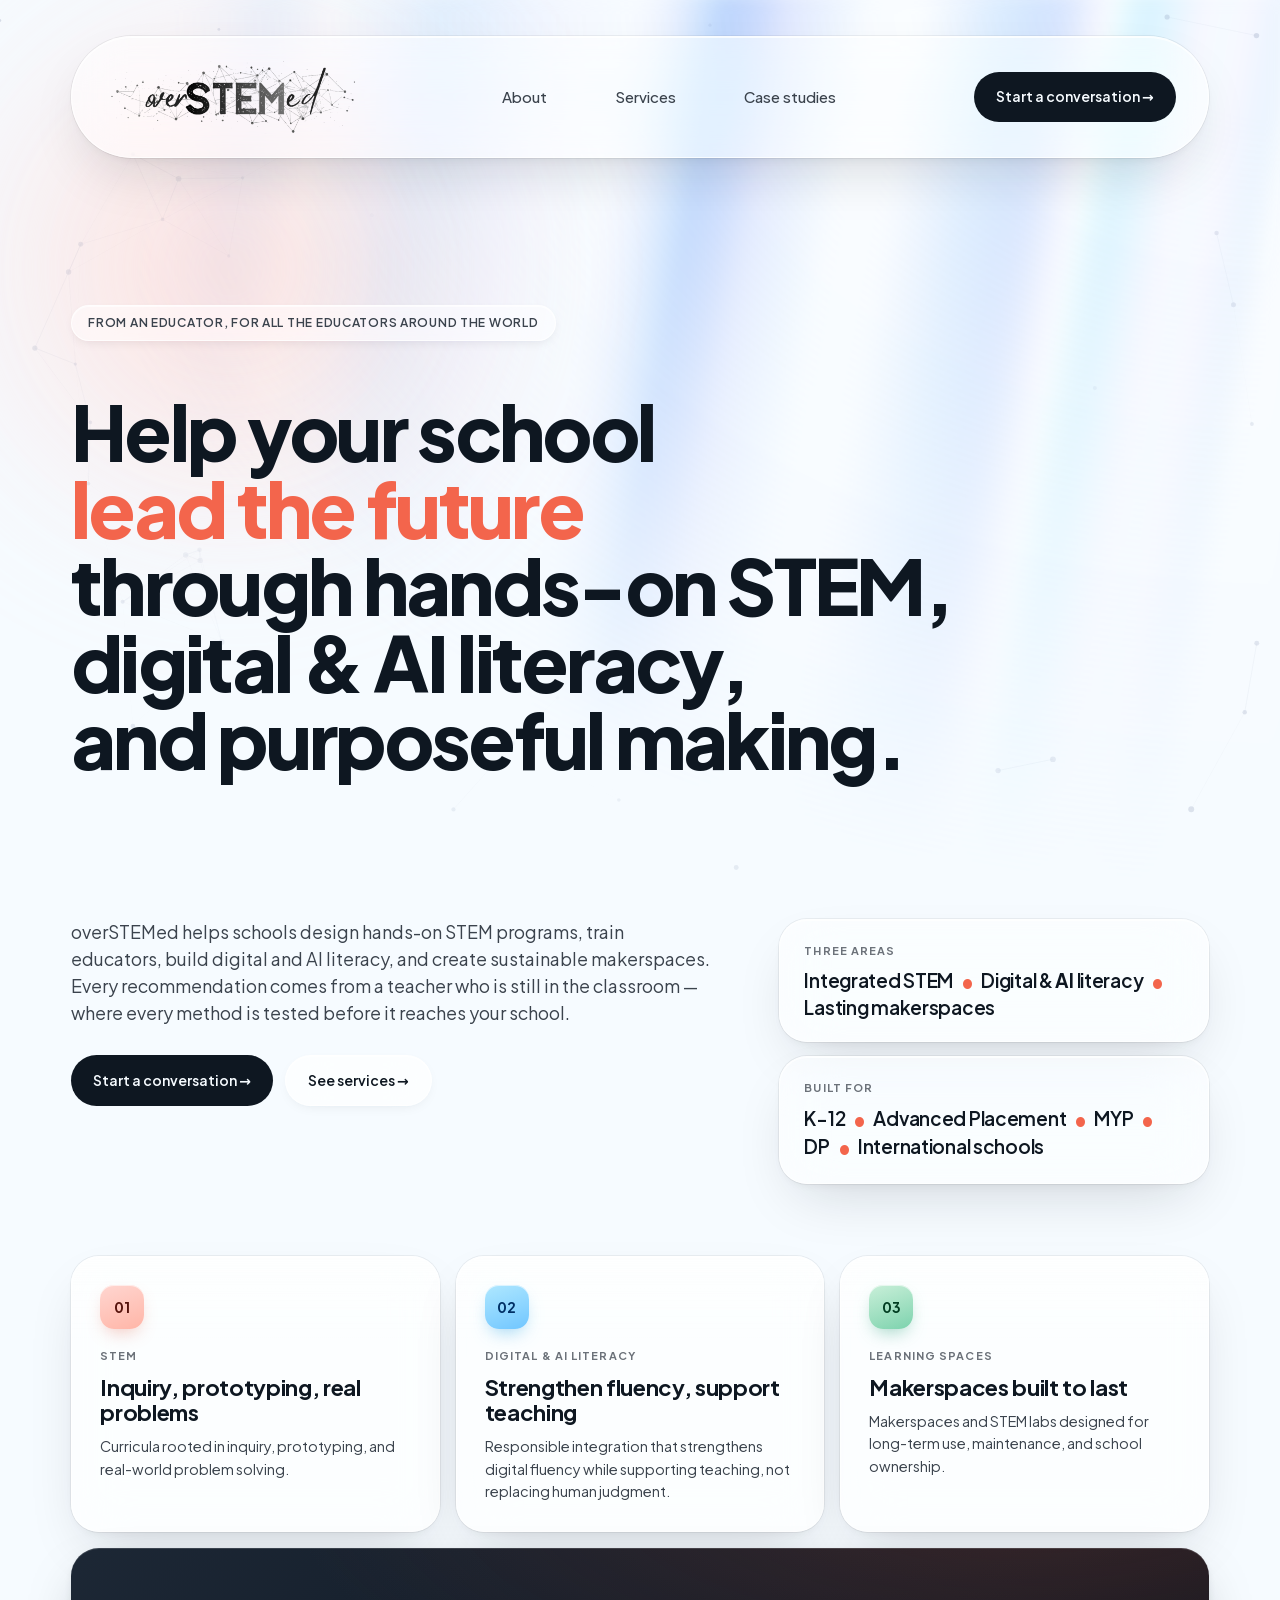
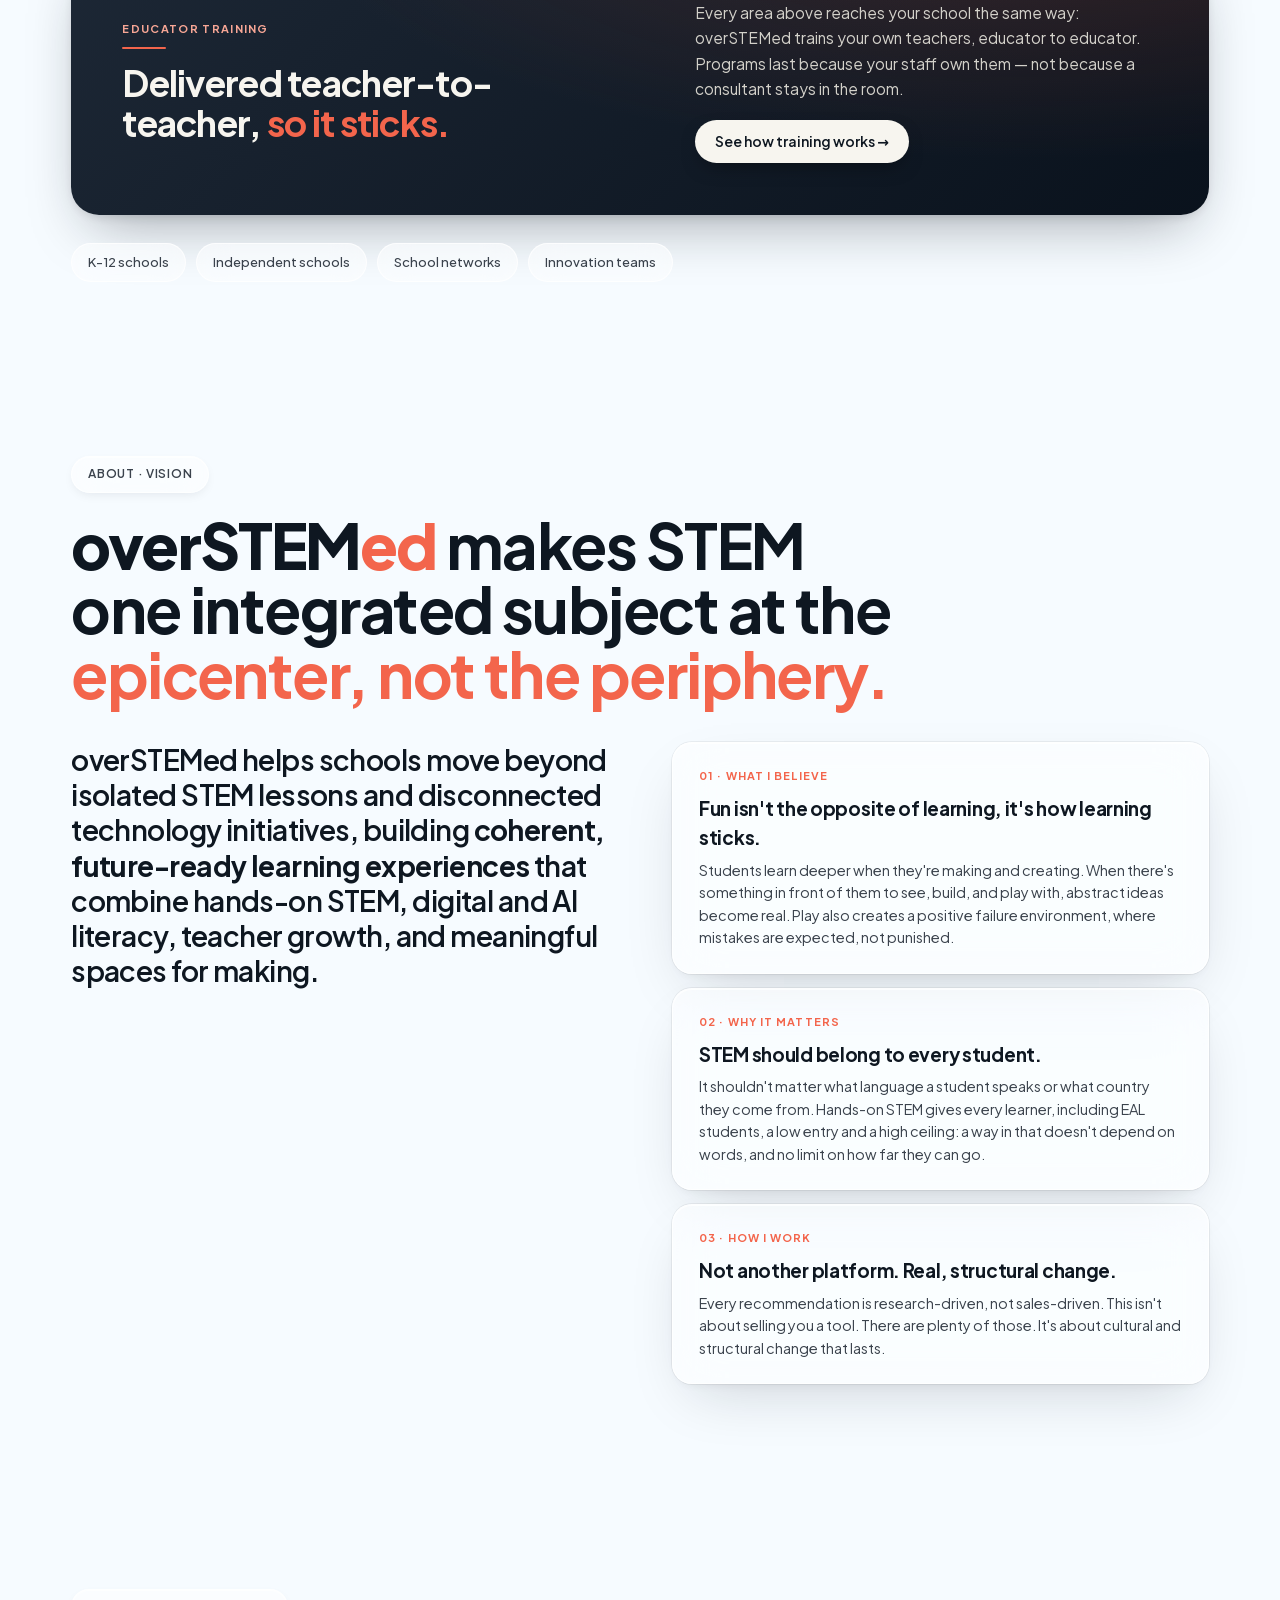
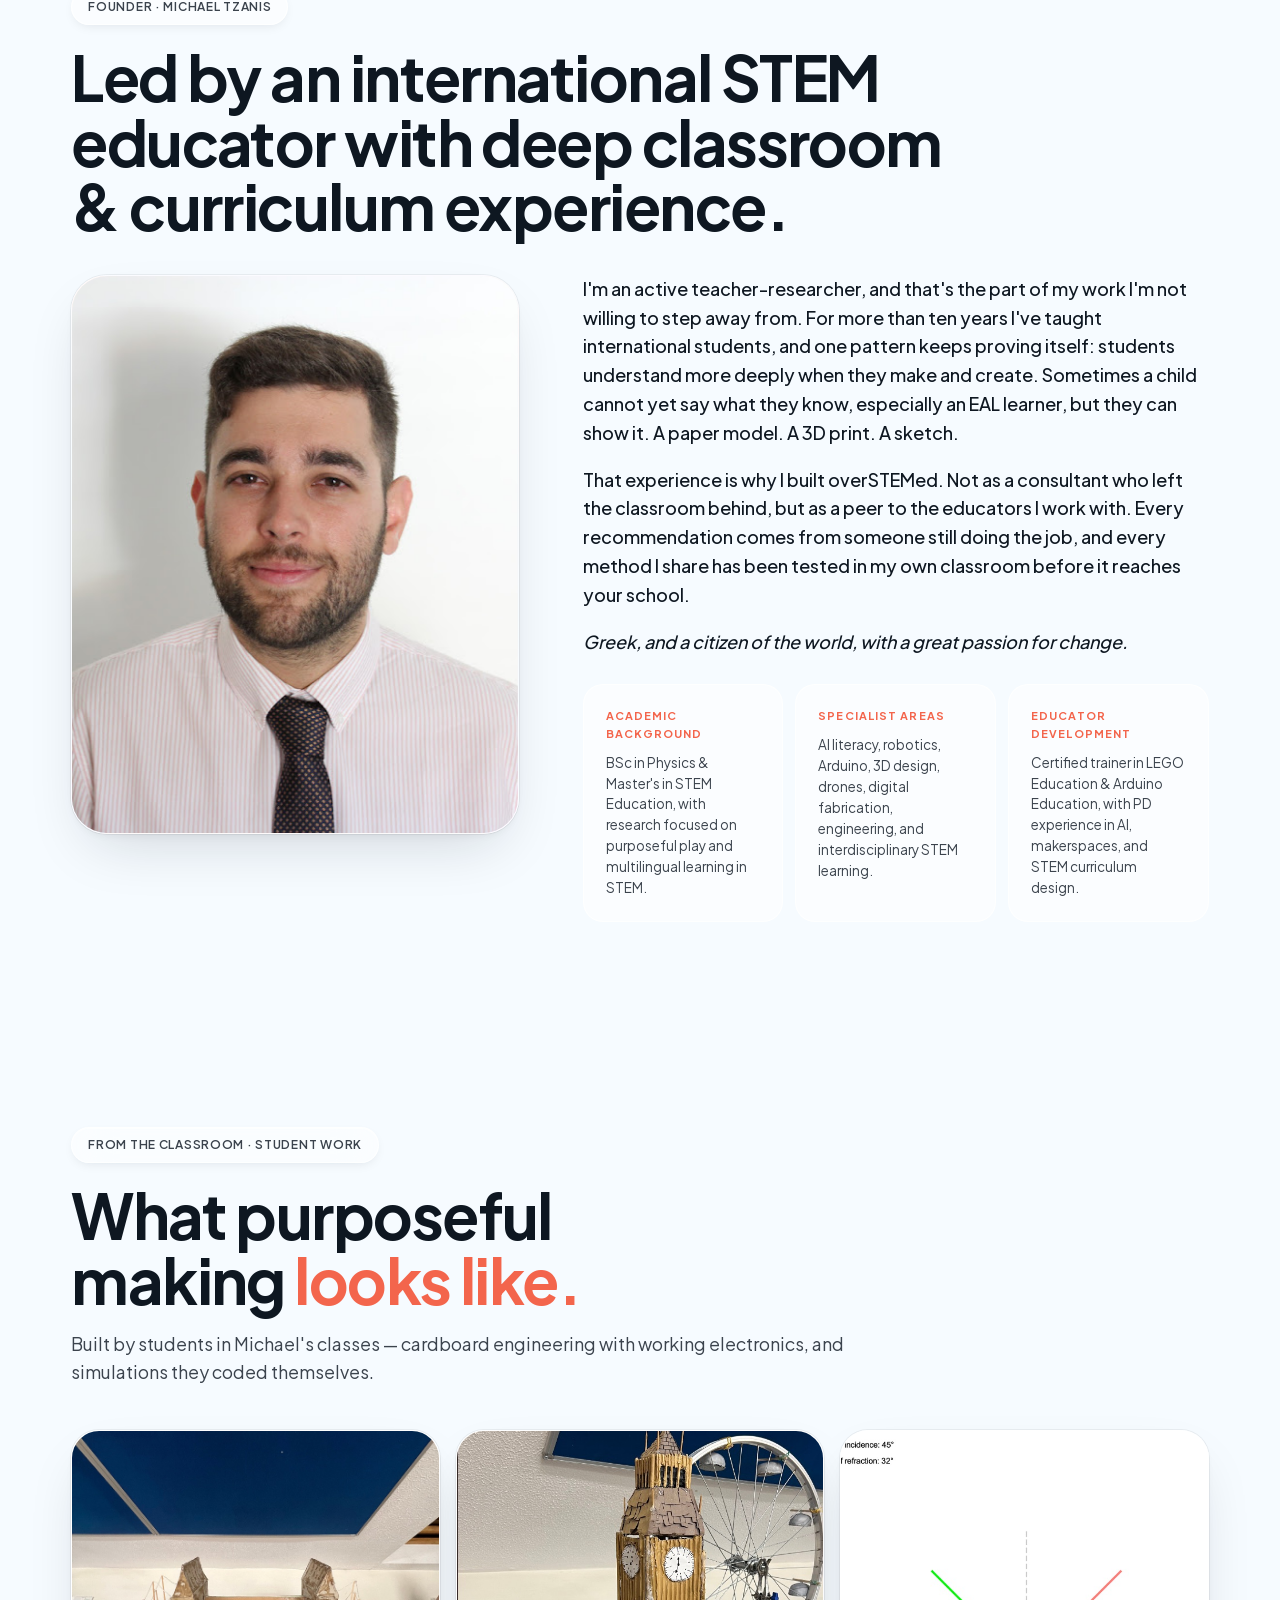
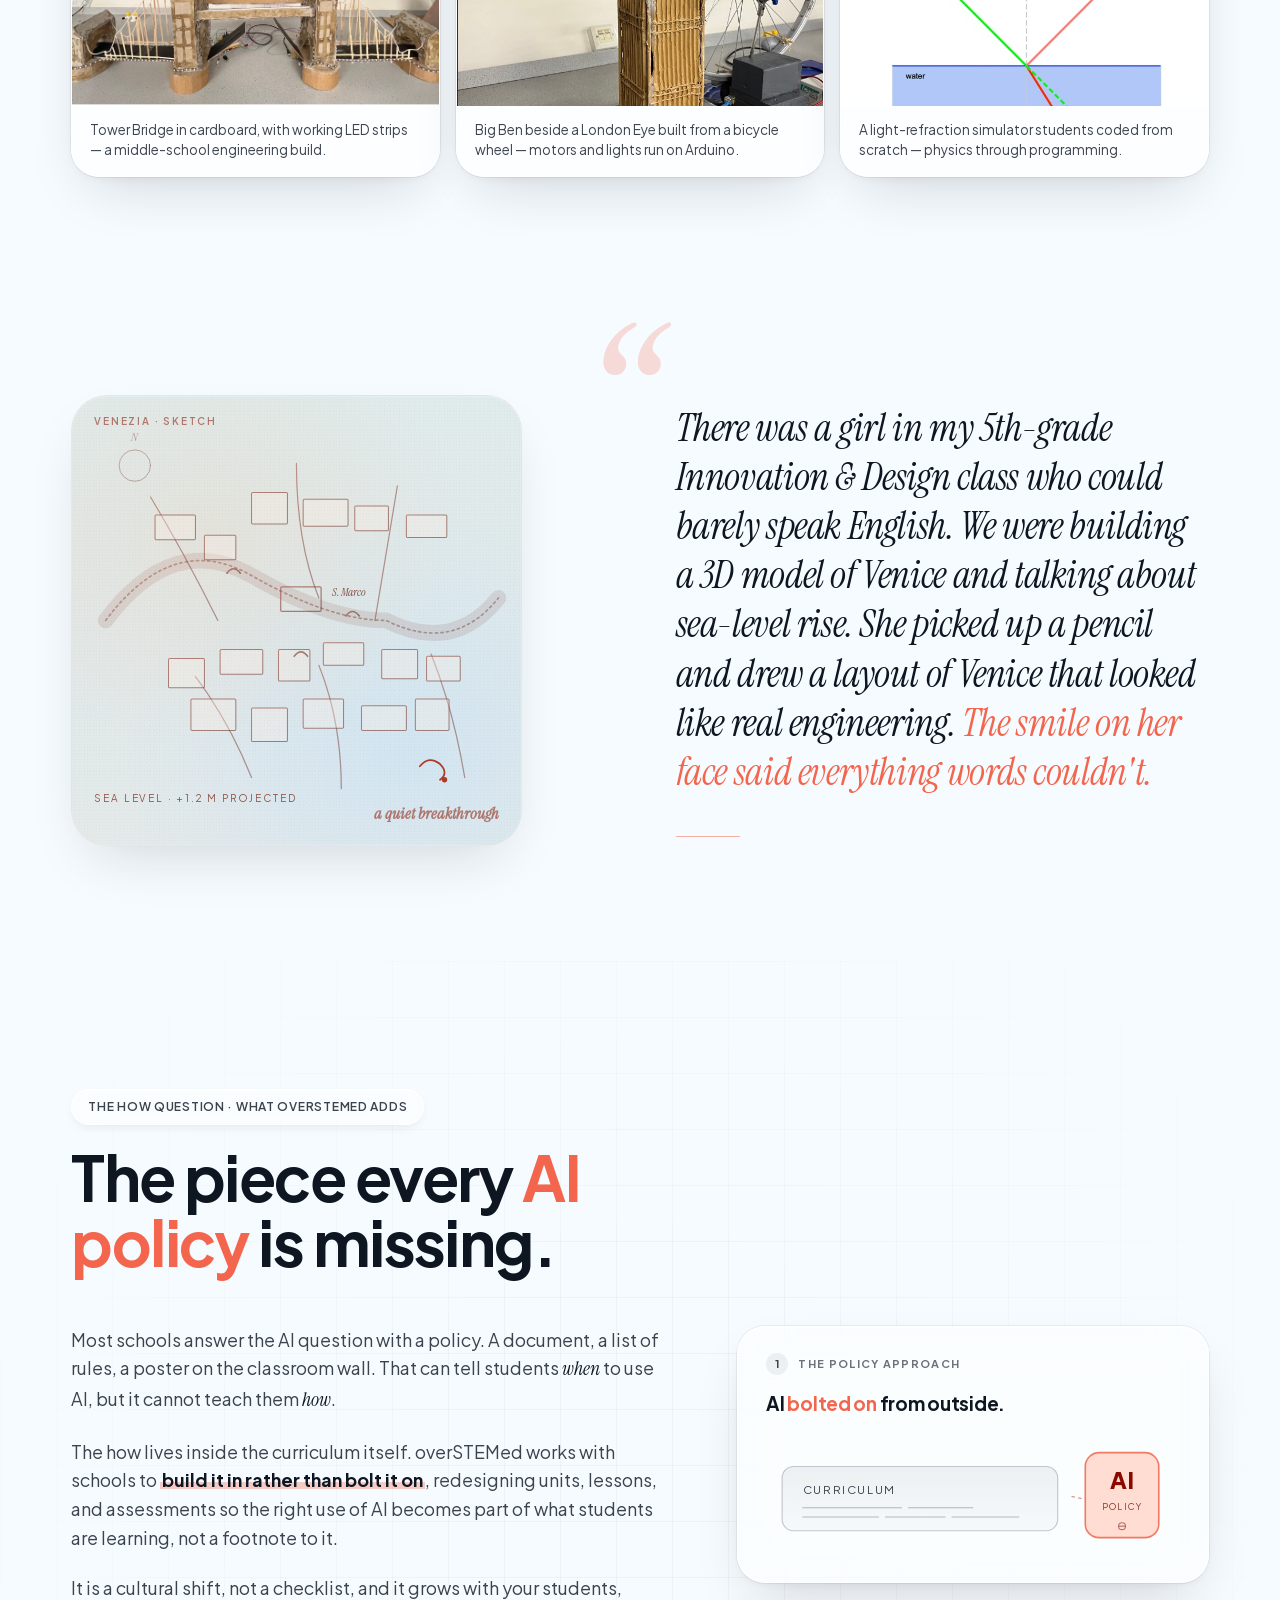
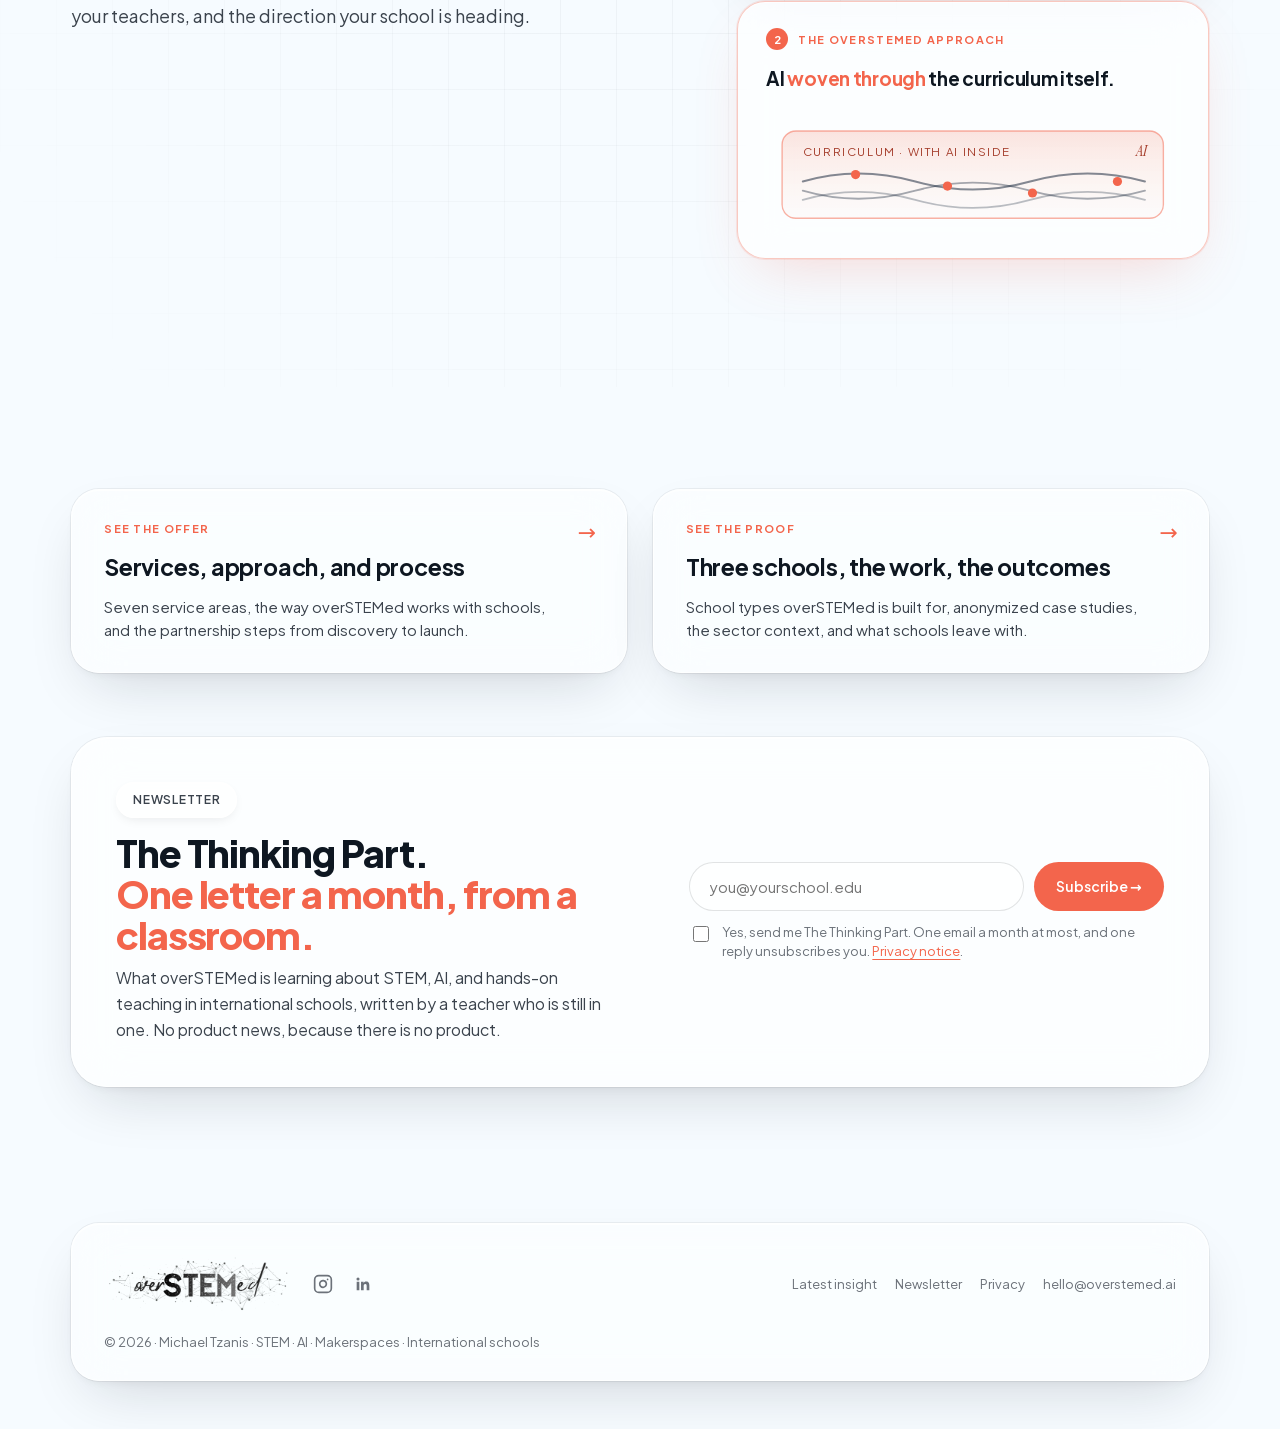
<file: index.html>
<!doctype html>
<html lang="en">
<head>
<meta charset="utf-8" />
<meta name="viewport" content="width=device-width, initial-scale=1.0" />
<title>overSTEMed | Designing future-ready schools</title>
<meta name="description" content="Playful STEM. Purposeful AI. Future-ready schools. overSTEMed helps educators design hands-on curricula, train teachers, and build makerspaces." />
<link rel="canonical" href="https://overstemed.ai/" />
<link rel="icon" href="/favicon.ico?v=2" sizes="48x48" />
<link rel="icon" type="image/png" sizes="32x32" href="/favicon-32.png?v=2" />
<link rel="icon" type="image/png" sizes="16x16" href="/favicon-16.png?v=2" />
<link rel="icon" type="image/png" sizes="192x192" href="/favicon-192.png?v=2" />
<link rel="apple-touch-icon" sizes="180x180" href="/favicon-180.png?v=2" />
<meta property="og:type" content="website" />
<meta property="og:url" content="https://overstemed.ai/" />
<meta property="og:title" content="overSTEMed | Designing future-ready schools" />
<meta property="og:description" content="Playful STEM. Purposeful AI. Future-ready schools. overSTEMed helps educators design hands-on curricula, train teachers, and build makerspaces." />
<meta property="og:image" content="https://overstemed.ai/social-card.png" />
<meta property="og:image:secure_url" content="https://overstemed.ai/social-card.png" />
<meta property="og:image:type" content="image/png" />
<meta property="og:image:width" content="2400" />
<meta property="og:image:height" content="1260" />
<meta property="og:image:alt" content="overSTEMed | Designing future-ready schools" />
<meta name="twitter:card" content="summary_large_image" />
<meta name="twitter:title" content="overSTEMed | Designing future-ready schools" />
<meta name="twitter:description" content="Playful STEM. Purposeful AI. Future-ready schools. overSTEMed helps educators design hands-on curricula, train teachers, and build makerspaces." />
<meta name="twitter:image" content="https://overstemed.ai/social-card.png" />
<link rel="stylesheet" href="/fonts.css?v=1" />
<link rel="stylesheet" href="/page-styles.css?v=6">
</head>
<body id="top">

<!-- ───── Aurora background ───── -->
<div class="aurora" aria-hidden="true">
  <div class="aurora__warm"></div>
  <div class="aurora__layer is-tr"></div>
</div>

<!-- ───── Drifting node-network ───── -->
<canvas class="nodes-canvas" aria-hidden="true"></canvas>
<script defer src="/page-scripts.js?v=3"></script>

<!-- ───── Logo SVG symbol (reused) ───── -->
<svg width="0" height="0" style="position:absolute" aria-hidden="true">
  <defs>
    <linearGradient id="lg-glass" x1="0" y1="0" x2="1" y2="1">
      <stop offset="0%" stop-color="oklch(0.96 0.05 30 / 0.95)" />
      <stop offset="55%" stop-color="oklch(0.92 0.05 250 / 0.85)" />
      <stop offset="100%" stop-color="oklch(0.88 0.06 320 / 0.85)" />
    </linearGradient>
    <linearGradient id="lg-ink" x1="0" y1="0" x2="0" y2="1">
      <stop offset="0%" stop-color="oklch(0.28 0.03 255)" />
      <stop offset="100%" stop-color="oklch(0.18 0.025 255)" />
    </linearGradient>
    <symbol id="logo-mark" viewBox="0 0 48 48">
      <!-- squircle base -->
      <path d="M24 1.5
               C 38 1.5  46.5 10  46.5 24
               C 46.5 38  38 46.5  24 46.5
               C 10 46.5  1.5 38  1.5 24
               C 1.5 10  10 1.5  24 1.5 Z"
            fill="url(#lg-glass)" stroke="oklch(1 0 0 / 0.9)" stroke-width="1" />
      <!-- highlight arc -->
      <path d="M6 18 C 14 8, 30 6, 42 14"
            fill="none" stroke="oklch(1 0 0 / 0.7)" stroke-width="1.4" stroke-linecap="round" />
      <!-- monogram 'oS' — o as small ring (over), S as anchor -->
      <circle cx="14" cy="16" r="3.6" fill="none" stroke="url(#lg-ink)" stroke-width="2.2" />
      <text x="24" y="36" text-anchor="middle"
            font-family="Plus Jakarta Sans, sans-serif"
            font-weight="800" font-size="22"
            letter-spacing="-1"
            fill="url(#lg-ink)">S</text>
      <!-- ED dot -->
      <circle cx="36" cy="14" r="3.4" fill="oklch(0.68 0.18 32)" />
      <circle cx="34.8" cy="12.8" r="1.1" fill="oklch(1 0 0 / 0.85)" />
    </symbol>
  </defs>
</svg>

<!-- ───── Floating glass nav ───── -->
<div class="nav-wrap">
  <div class="wrap">
    <nav class="nav">
    <a href="/" class="brand" aria-label="overSTEMed home">
      <img class="brand-logo" src="/over-logo-test.png" alt="overSTEMed" />
    </a>
    <div class="nav-links">
      <a href="/#about">About</a>
      <a href="/services/">Services</a>
      <a href="/case-studies/">Case studies</a>
    </div>
    <a href="/contact/" class="nav-cta">Start a conversation →</a>
  </nav>
  </div>
</div>

<!-- ───────── Hero ───────── -->
<section class="hero" data-screen-label="01 Hero">
  <div class="wrap">
    <div class="hero-headline">
      <span class="eyebrow">
        <span><span class="dot"></span><span>From an educator, for all the educators around the world</span></span>
      </span>

      <h1>
        Help your school<br />
        <em>lead the future</em><br />
        through hands-on STEM,<br />
        digital &amp; AI literacy,<br />
        and purposeful making.
      </h1>
    </div>

    <div class="hero-grid">
      <div>
        <p class="hero-lede">
          overSTEMed helps schools design hands-on STEM programs, train educators, build digital and AI literacy, and create sustainable makerspaces. Every recommendation comes from a teacher who is still in the classroom — where every method is tested before it reaches your school.
        </p>
        <div class="hero-actions">
          <a href="/contact/" class="btn btn-primary">Start a conversation →</a>
          <a href="/services/" class="btn btn-glass">See services →</a>
        </div>
      </div>

      <div class="hero-meta">
        <div class="meta-card">
          <div class="k">Three areas</div>
          <div class="v">Integrated STEM <span class="sep">•</span> Digital &amp; <strong>AI</strong> literacy <span class="sep">•</span> Lasting makerspaces</div>
        </div>
        <div class="meta-card">
          <div class="k">Built for</div>
          <div class="v">K-12 <span class="sep">•</span> Advanced Placement <span class="sep">•</span> MYP <span class="sep">•</span> DP <span class="sep">•</span> International schools</div>
        </div>
      </div>
    </div>

    <!-- Snapshot tiles -->
    <div class="snapshot">
      <div class="snap-tile a">
        <div class="badge">01</div>
        <div class="k">STEM</div>
        <h3>Inquiry, prototyping, real problems</h3>
        <p>Curricula rooted in inquiry, prototyping, and real-world problem solving.</p>
      </div>
      <div class="snap-tile b">
        <div class="badge">02</div>
        <div class="k">Digital &amp; AI literacy</div>
        <h3>Strengthen fluency, support teaching</h3>
        <p>Responsible integration that strengthens digital fluency while supporting teaching, not replacing human judgment.</p>
      </div>
      <div class="snap-tile c">
        <div class="badge">03</div>
        <div class="k">Learning spaces</div>
        <h3>Makerspaces built to last</h3>
        <p>Makerspaces and STEM labs designed for long-term use, maintenance, and school ownership.</p>
      </div>
    </div>

    <div class="training-band">
      <div>
        <div class="k">Educator training</div>
        <h3>Delivered teacher-to-teacher, <em>so it sticks.</em></h3>
      </div>
      <div>
        <p>Every area above reaches your school the same way: overSTEMed trains your own teachers, educator to educator. Programs last because your staff own them — not because a consultant stays in the room.</p>
        <a href="/services/" class="band-cta">See how training works →</a>
      </div>
    </div>

    <div style="margin-top: 28px;">
      <div class="chips">
        <span class="chip">K-12 schools</span>
        <span class="chip">Independent schools</span>
        <span class="chip">School networks</span>
        <span class="chip">Innovation teams</span>
      </div>
    </div>
  </div>
</section>
<!-- ───────── About ───────── -->
<section id="about" data-screen-label="02 About">
  <div class="wrap">
    <span class="eyebrow">About · Vision</span>
    <h2 class="section-title"><span class="brand-inline"><span class="over">over</span><span class="stem">STEM</span><span class="ed">ed</span></span> makes STEM one integrated subject at the <em>epicenter, not the periphery.</em></h2>

    <div class="about-grid">
      <p class="about-lede">
        overSTEMed helps schools move beyond isolated STEM lessons and disconnected technology initiatives, building <strong>coherent, future-ready learning experiences</strong> that combine hands-on STEM, digital and AI literacy, teacher growth, and meaningful spaces for making.
      </p>
      <div class="about-cards">
        <div class="about-card">
          <div class="k">01 · What I believe</div>
          <h4>Fun isn't the opposite of learning, it's how learning sticks.</h4>
          <p>Students learn deeper when they're making and creating. When there's something in front of them to see, build, and play with, abstract ideas become real. Play also creates a positive failure environment, where mistakes are expected, not punished.</p>
        </div>
        <div class="about-card">
          <div class="k">02 · Why it matters</div>
          <h4>STEM should belong to every student.</h4>
          <p>It shouldn't matter what language a student speaks or what country they come from. Hands-on STEM gives every learner, including EAL students, a low entry and a high ceiling: a way in that doesn't depend on words, and no limit on how far they can go.</p>
        </div>
        <div class="about-card">
          <div class="k">03 · How I work</div>
          <h4>Not another platform. Real, structural change.</h4>
          <p>Every recommendation is research-driven, not sales-driven. This isn't about selling you a tool. There are plenty of those. It's about cultural and structural change that lasts.</p>
        </div>
      </div>
    </div>
  </div>
</section>
<!-- ───────── Founder ───────── -->
<section id="founder" data-screen-label="03 Founder">
  <div class="wrap">
    <span class="eyebrow">Founder · Michael Tzanis</span>
    <h2 class="section-title">Led by an international STEM educator with deep classroom &amp; curriculum experience.</h2>

    <div class="founder-grid">
      <div class="portrait">
        <img src="founder-photo.jpeg" alt="Michael Tzanis portrait" />
      </div>

      <div class="founder-bio">
        <p>I'm an active teacher-researcher, and that's the part of my work I'm not willing to step away from. For more than ten years I've taught international students, and one pattern keeps proving itself: students understand more deeply when they make and create. Sometimes a child cannot yet say what they know, especially an EAL learner, but they can show it. A paper model. A 3D print. A sketch.</p>
        <p>That experience is why I built overSTEMed. Not as a consultant who left the classroom behind, but as a peer to the educators I work with. Every recommendation comes from someone still doing the job, and every method I share has been tested in my own classroom before it reaches your school.</p>
        <p><em>Greek, and a citizen of the world, with a great passion for change.</em></p>

        <div class="founder-creds">
          <div class="cred">
            <div class="k">Academic background</div>
            <div class="v">BSc in Physics &amp; Master's in STEM Education, with research focused on purposeful play and multilingual learning in STEM.</div>
          </div>
          <div class="cred">
            <div class="k">Specialist areas</div>
            <div class="v">AI literacy, robotics, Arduino, 3D design, drones, digital fabrication, engineering, and interdisciplinary STEM learning.</div>
          </div>
          <div class="cred">
            <div class="k">Educator development</div>
            <div class="v">Certified trainer in LEGO Education &amp; Arduino Education, with PD experience in AI, makerspaces, and STEM curriculum design.</div>
          </div>
        </div>
      </div>
    </div>
  </div>
</section>
<!-- ───────── From the classroom ───────── -->
<section id="classroom" data-screen-label="03a Classroom">
  <div class="wrap">
    <span class="eyebrow">From the classroom · Student work</span>
    <h2 class="section-title">What purposeful making <em>looks like.</em></h2>
    <p class="section-lede">Built by students in Michael's classes — cardboard engineering with working electronics, and simulations they coded themselves.</p>

    <div class="classroom-grid">
      <figure class="classroom-card">
        <img src="/img/classroom-tower-bridge.jpg" alt="Student-built cardboard model of Tower Bridge with LED light strips" loading="lazy" />
        <figcaption>Tower Bridge in cardboard, with working LED strips — a middle-school engineering build.</figcaption>
      </figure>
      <figure class="classroom-card">
        <img src="/img/classroom-big-ben.jpg" alt="Student-built cardboard Big Ben beside a London Eye made from a bicycle wheel" loading="lazy" />
        <figcaption>Big Ben beside a London Eye built from a bicycle wheel — motors and lights run on Arduino.</figcaption>
      </figure>
      <figure class="classroom-card">
        <img src="/img/classroom-refraction.jpg" alt="Screenshot of a student-coded light refraction simulator showing angles of incidence and refraction" loading="lazy" />
        <figcaption>A light-refraction simulator students coded from scratch — physics through programming.</figcaption>
      </figure>
    </div>
  </div>
</section>
<!-- ───────── Venice pull-quote moment ───────── -->
<section id="venice-moment" data-screen-label="03b Venice moment">
  <div class="wrap">
    <div class="venice-shell">
      <figure class="venice-sketch" aria-hidden="true">
        <span class="corner tl">Venezia · sketch</span>
        <span class="corner br">a quiet breakthrough</span>
        <svg viewBox="0 0 400 400" fill="none" xmlns="http://www.w3.org/2000/svg" preserveAspectRatio="xMidYMid meet">
          <defs>
            <linearGradient id="venice-ink" x1="0" y1="0" x2="1" y2="1">
              <stop offset="0%" stop-color="oklch(0.55 0.10 32)" stop-opacity="0.85"></stop>
              <stop offset="100%" stop-color="oklch(0.40 0.08 32)" stop-opacity="0.7"></stop>
            </linearGradient>
            <linearGradient id="venice-water" x1="0" y1="0" x2="0" y2="1">
              <stop offset="0%" stop-color="oklch(0.78 0.10 230)" stop-opacity="0.18"></stop>
              <stop offset="100%" stop-color="oklch(0.62 0.14 245)" stop-opacity="0.10"></stop>
            </linearGradient>
          </defs>
          <rect x="0" y="0" width="400" height="400" fill="url(#venice-water)"></rect>
          <g stroke="url(#venice-ink)" stroke-width="0.8" stroke-linecap="round" fill="none" opacity="0.6">
            <circle cx="56" cy="62" r="14"></circle>
            <line x1="56" y1="44" x2="56" y2="80"></line>
            <line x1="38" y1="62" x2="74" y2="62"></line>
            <text x="56" y="40" text-anchor="middle" font-family="Instrument Serif, serif" font-style="italic" font-size="11" fill="oklch(0.45 0.10 32)" stroke="none" opacity="0.75">N</text>
          </g>
          <path d="M 30 200 Q 90 120, 160 160 T 280 200 Q 340 230, 380 180" stroke="url(#venice-ink)" stroke-width="14" stroke-linecap="round" stroke-linejoin="round" fill="none" opacity="0.18"></path>
          <path d="M 30 200 Q 90 120, 160 160 T 280 200 Q 340 230, 380 180" stroke="url(#venice-ink)" stroke-width="1.5" stroke-linecap="round" stroke-dasharray="2 3" fill="none" opacity="0.6"></path>
          <g stroke="url(#venice-ink)" stroke-width="1.1" stroke-linecap="round" fill="none" opacity="0.7">
            <path d="M 70 90 Q 100 140, 130 200"></path>
            <path d="M 200 60 Q 200 130, 220 180"></path>
            <path d="M 290 80 Q 280 140, 270 200"></path>
            <path d="M 110 250 Q 140 290, 160 340"></path>
            <path d="M 220 240 Q 240 290, 240 350"></path>
            <path d="M 320 230 Q 340 280, 350 340"></path>
          </g>
          <g stroke="url(#venice-ink)" stroke-width="0.9" fill="oklch(0.96 0.02 60)" fill-opacity="0.4" opacity="0.85">
            <rect x="74" y="106" width="36" height="22" rx="1"></rect>
            <rect x="118" y="124" width="28" height="22" rx="1"></rect>
            <rect x="160" y="86" width="32" height="28" rx="1"></rect>
            <rect x="206" y="92" width="40" height="24" rx="1"></rect>
            <rect x="252" y="98" width="30" height="22" rx="1"></rect>
            <rect x="298" y="106" width="36" height="20" rx="1"></rect>
            <rect x="86" y="234" width="32" height="26" rx="1"></rect>
            <rect x="132" y="226" width="38" height="22" rx="1"></rect>
            <rect x="184" y="226" width="28" height="28" rx="1"></rect>
            <rect x="224" y="220" width="36" height="20" rx="1"></rect>
            <rect x="276" y="226" width="32" height="26" rx="1"></rect>
            <rect x="316" y="232" width="30" height="22" rx="1"></rect>
            <rect x="106" y="270" width="40" height="28" rx="1"></rect>
            <rect x="160" y="278" width="32" height="30" rx="1"></rect>
            <rect x="206" y="270" width="36" height="26" rx="1"></rect>
            <rect x="258" y="276" width="40" height="22" rx="1"></rect>
            <rect x="306" y="270" width="30" height="28" rx="1"></rect>
          </g>
          <g stroke="url(#venice-ink)" stroke-width="1.1" fill="none" opacity="0.85">
            <rect x="186" y="170" width="36" height="22" rx="1"></rect>
            <line x1="186" y1="181" x2="222" y2="181" stroke-dasharray="1.5 2" stroke-width="0.7"></line>
          </g>
          <text x="232" y="178" font-family="Instrument Serif, serif" font-style="italic" font-size="10" fill="oklch(0.40 0.10 32)" opacity="0.85">S. Marco</text>
          <g stroke="url(#venice-ink)" stroke-width="1.4" stroke-linecap="round" fill="none" opacity="0.9">
            <path d="M 138 158 q 6 -8, 12 0"></path>
            <path d="M 244 196 q 6 -8, 12 0"></path>
            <path d="M 198 232 q 6 -8, 12 0"></path>
          </g>
          <g stroke="url(#venice-ink)" stroke-width="0.7" stroke-dasharray="3 4" opacity="0.7">
            <line x1="20" y1="346" x2="380" y2="346"></line>
          </g>
          <text x="20" y="362" font-family="Plus Jakarta Sans, sans-serif" font-size="9" letter-spacing="0.18em" fill="oklch(0.45 0.10 32)" opacity="0.85">SEA LEVEL · +1.2 M PROJECTED</text>
          <g transform="translate(310 322)" opacity="0.95">
            <path d="M 0 8 q 8 -10, 18 -2 q 8 8, 0 14" stroke="oklch(0.50 0.16 32)" stroke-width="1.6" stroke-linecap="round" fill="none"></path>
            <circle cx="22" cy="20" r="2.4" fill="oklch(0.50 0.16 32)"></circle>
          </g>
        </svg>
      </figure>

      <blockquote class="venice-quote">
        <span class="mark" aria-hidden="true">&ldquo;</span>
        <p>There was a girl in my 5th-grade Innovation &amp; Design class who could barely speak English. We were building a 3D model of Venice and talking about sea-level rise. She picked up a pencil and drew a layout of Venice that looked like real engineering. <span class="accent">The smile on her face said everything words couldn't.</span></p>
        <div class="rule" aria-hidden="true"></div>
      </blockquote>
    </div>
  </div>
</section>
<!-- ───────── The piece every AI policy is missing ───────── -->
<section id="ai-how" data-screen-label="03c AI how">
  <div class="wrap">
    <span class="eyebrow">The how question · What overSTEMed adds</span>
    <h2 class="section-title">The piece every <span class="accent-word">AI policy</span> is missing.</h2>

    <div class="ai-how-grid">
      <div class="ai-how-body">
        <p>Most schools answer the AI question with a policy. A document, a list of rules, a poster on the classroom wall. That can tell students <em>when</em> to use AI, but it cannot teach them <em>how</em>.</p>
        <p>The how lives inside the curriculum itself. overSTEMed works with schools to <span class="pull">build it in rather than bolt it on</span>, redesigning units, lessons, and assessments so the right use of AI becomes part of what students are learning, not a footnote to it.</p>
        <p>It is a cultural shift, not a checklist, and it grows with your students, your teachers, and the direction your school is heading.</p>
      </div>

      <div class="ai-diagram" aria-hidden="true">
        <div class="ai-card bolt">
          <div class="k"><span class="num">1</span><span>The policy approach</span></div>
          <h4>AI <span class="accent-word">bolted on</span> from outside.</h4>
          <svg viewBox="0 0 360 110" xmlns="http://www.w3.org/2000/svg">
            <defs>
              <linearGradient id="bolt-curriculum" x1="0" y1="0" x2="0" y2="1">
                <stop offset="0%" stop-color="oklch(0.20 0.025 255)" stop-opacity="0.06"></stop>
                <stop offset="100%" stop-color="oklch(0.20 0.025 255)" stop-opacity="0.02"></stop>
              </linearGradient>
            </defs>
            <rect x="14" y="30" width="240" height="56" rx="10" fill="url(#bolt-curriculum)" stroke="oklch(0.20 0.025 255 / 0.22)" stroke-width="1"></rect>
            <text x="32" y="54" font-family="Plus Jakarta Sans, sans-serif" font-size="10" letter-spacing="0.14em" fill="oklch(0.38 0.02 255)">CURRICULUM</text>
            <g stroke="oklch(0.20 0.025 255 / 0.28)" stroke-width="1" stroke-linecap="round">
              <line x1="32" y1="66" x2="118" y2="66"></line>
              <line x1="124" y1="66" x2="180" y2="66"></line>
              <line x1="32" y1="74" x2="98" y2="74"></line>
              <line x1="104" y1="74" x2="156" y2="74"></line>
              <line x1="162" y1="74" x2="220" y2="74"></line>
            </g>
            <g transform="translate(278 18)">
              <line x1="-12" y1="38" x2="6" y2="42" stroke="oklch(0.55 0.14 32 / 0.55)" stroke-width="1.2" stroke-dasharray="3 3"></line>
              <rect x="0" y="0" width="64" height="74" rx="12" fill="oklch(0.94 0.06 32)" stroke="oklch(0.68 0.18 32 / 0.85)" stroke-width="1.4"></rect>
              <text x="32" y="32" text-anchor="middle" font-family="Plus Jakarta Sans, sans-serif" font-weight="800" font-size="20" letter-spacing="-0.02em" fill="oklch(0.40 0.16 32)">AI</text>
              <text x="32" y="50" text-anchor="middle" font-family="Plus Jakarta Sans, sans-serif" font-size="8" letter-spacing="0.14em" fill="oklch(0.45 0.10 32)">POLICY</text>
              <circle cx="32" cy="64" r="3" fill="none" stroke="oklch(0.50 0.12 32 / 0.7)" stroke-width="1"></circle>
              <line x1="29" y1="64" x2="35" y2="64" stroke="oklch(0.50 0.12 32 / 0.7)" stroke-width="1"></line>
            </g>
          </svg>
        </div>

        <div class="ai-card weave">
          <div class="k"><span class="num">2</span><span>The overSTEMed approach</span></div>
          <h4>AI <span class="accent-word">woven through</span> the curriculum itself.</h4>
          <svg viewBox="0 0 360 110" xmlns="http://www.w3.org/2000/svg">
            <defs>
              <linearGradient id="weave-curriculum" x1="0" y1="0" x2="0" y2="1">
                <stop offset="0%" stop-color="oklch(0.68 0.18 32)" stop-opacity="0.18"></stop>
                <stop offset="100%" stop-color="oklch(0.92 0.06 32)" stop-opacity="0.08"></stop>
              </linearGradient>
            </defs>
            <rect x="14" y="20" width="332" height="76" rx="12" fill="url(#weave-curriculum)" stroke="oklch(0.68 0.18 32 / 0.5)" stroke-width="1.2"></rect>
            <text x="32" y="42" font-family="Plus Jakarta Sans, sans-serif" font-size="10" letter-spacing="0.14em" fill="oklch(0.50 0.14 32)">CURRICULUM · WITH AI INSIDE</text>
            <g fill="none" stroke-linecap="round" stroke-width="1.6">
              <path d="M 32 64 Q 80 50, 130 64 T 230 64 T 330 64" stroke="oklch(0.30 0.04 255 / 0.55)"></path>
              <path d="M 32 72 Q 80 86, 130 72 T 230 72 T 330 72" stroke="oklch(0.30 0.04 255 / 0.4)"></path>
              <path d="M 32 80 Q 80 66, 130 80 T 230 80 T 330 80" stroke="oklch(0.30 0.04 255 / 0.3)"></path>
              <circle cx="78" cy="58" r="4" fill="oklch(0.68 0.18 32)" stroke="none"></circle>
              <circle cx="158" cy="68" r="4" fill="oklch(0.68 0.18 32)" stroke="none"></circle>
              <circle cx="232" cy="74" r="4" fill="oklch(0.68 0.18 32)" stroke="none"></circle>
              <circle cx="306" cy="64" r="4" fill="oklch(0.68 0.18 32)" stroke="none"></circle>
            </g>
            <text x="332" y="42" text-anchor="end" font-family="Instrument Serif, serif" font-style="italic" font-size="14" fill="oklch(0.50 0.14 32)">AI</text>
          </svg>
        </div>
      </div>
    </div>
  </div>
</section>

<!-- ───────── What's next CTA ───────── -->
<section id="whats-next">
  <div class="wrap">
    <div class="next-grid">
      <a class="next-card" href="/services/">
        <div class="k">See the offer</div>
        <h3>Services, approach, and process</h3>
        <p>Seven service areas, the way overSTEMed works with schools, and the partnership steps from discovery to launch.</p>
        <span class="arrow">→</span>
      </a>
      <a class="next-card" href="/case-studies/">
        <div class="k">See the proof</div>
        <h3>Three schools, the work, the outcomes</h3>
        <p>School types overSTEMed is built for, anonymized case studies, the sector context, and what schools leave with.</p>
        <span class="arrow">→</span>
      </a>
    </div>
  </div>
</section>


<!-- ───────── Newsletter ───────── -->
<section id="newsletter" class="newsletter" aria-labelledby="newsletter-title">
  <div class="wrap">
    <div class="news-card">
      <div class="news-copy">
        <span class="eyebrow"><span><span class="dot"></span><span>Newsletter</span></span></span>
        <h2 id="newsletter-title">The Thinking Part.<br /><em>One letter a month, from a classroom.</em></h2>
        <p>What overSTEMed is learning about STEM, AI, and hands-on teaching in international schools, written by a teacher who is still in one. No product news, because there is no product.</p>
      </div>
      <form class="news-form" name="newsletter" method="POST" action="https://buttondown.com/api/emails/embed-subscribe/overstemed">
        <label class="sr-only" for="news-email">Email</label>
        <div class="news-row">
          <input id="news-email" name="email" type="email" placeholder="you@yourschool.edu" required autocomplete="email" />
          <button type="submit" class="btn btn-ed">Subscribe →</button>
        </div>
        <label class="news-consent">
          <input type="checkbox" name="Consent" value="Yes, send me The Thinking Part" required />
          <span>Yes, send me The Thinking Part. One email a month at most, and one reply unsubscribes you. <a href="/privacy/">Privacy notice</a>.</span>
        </label>
      </form>
    </div>
  </div>
</section>

<!-- ───────── Footer ───────── -->
<footer>
  <div class="wrap">
    <div class="foot-card">
      <div style="display: flex; align-items: center; gap: 12px;">
        <img class="footer-logo" src="over-logo-test.png" alt="overSTEMed" />
        <div class="foot-icons">
          <a class="footer-social" href="https://instagram.com/overstemed.ai" target="_blank" rel="noopener" aria-label="overSTEMed on Instagram">
            <svg width="20" height="20" viewBox="0 0 24 24" fill="none" stroke="currentColor" stroke-width="2" stroke-linecap="round" stroke-linejoin="round" aria-hidden="true">
              <rect x="2" y="2" width="20" height="20" rx="5" ry="5"/>
              <path d="M16 11.37A4 4 0 1 1 12.63 8 4 4 0 0 1 16 11.37z"/>
              <line x1="17.5" y1="6.5" x2="17.5" y2="6.5"/>
            </svg>
          </a>
          <a class="footer-social" href="https://www.linkedin.com/company/overstemed" target="_blank" rel="noopener" aria-label="overSTEMed on LinkedIn">
            <svg width="18" height="18" viewBox="0 0 24 24" fill="currentColor" aria-hidden="true"><path d="M20.45 20.45h-3.55v-5.57c0-1.33-.03-3.04-1.85-3.04-1.85 0-2.14 1.45-2.14 2.94v5.67H9.36V9h3.41v1.56h.05c.47-.9 1.63-1.85 3.36-1.85 3.6 0 4.27 2.37 4.27 5.45v6.29zM5.34 7.43a2.06 2.06 0 1 1 0-4.12 2.06 2.06 0 0 1 0 4.12zM7.12 20.45H3.56V9h3.56v11.45z"/></svg>
          </a>
        </div>
      </div>
      <div class="foot-links">
        <a href="/insights/when-ai-does-the-thinking/">Latest insight</a>
        <a href="#newsletter">Newsletter</a>
        <a href="/privacy/">Privacy</a>
        <a href="mailto:hello@overstemed.ai">hello@overstemed.ai</a>
      </div>
      <div class="meta">© 2026 · Michael Tzanis · STEM · AI · Makerspaces · International schools</div>
    </div>
  </div>
</footer>


</body>
</html>
</file>
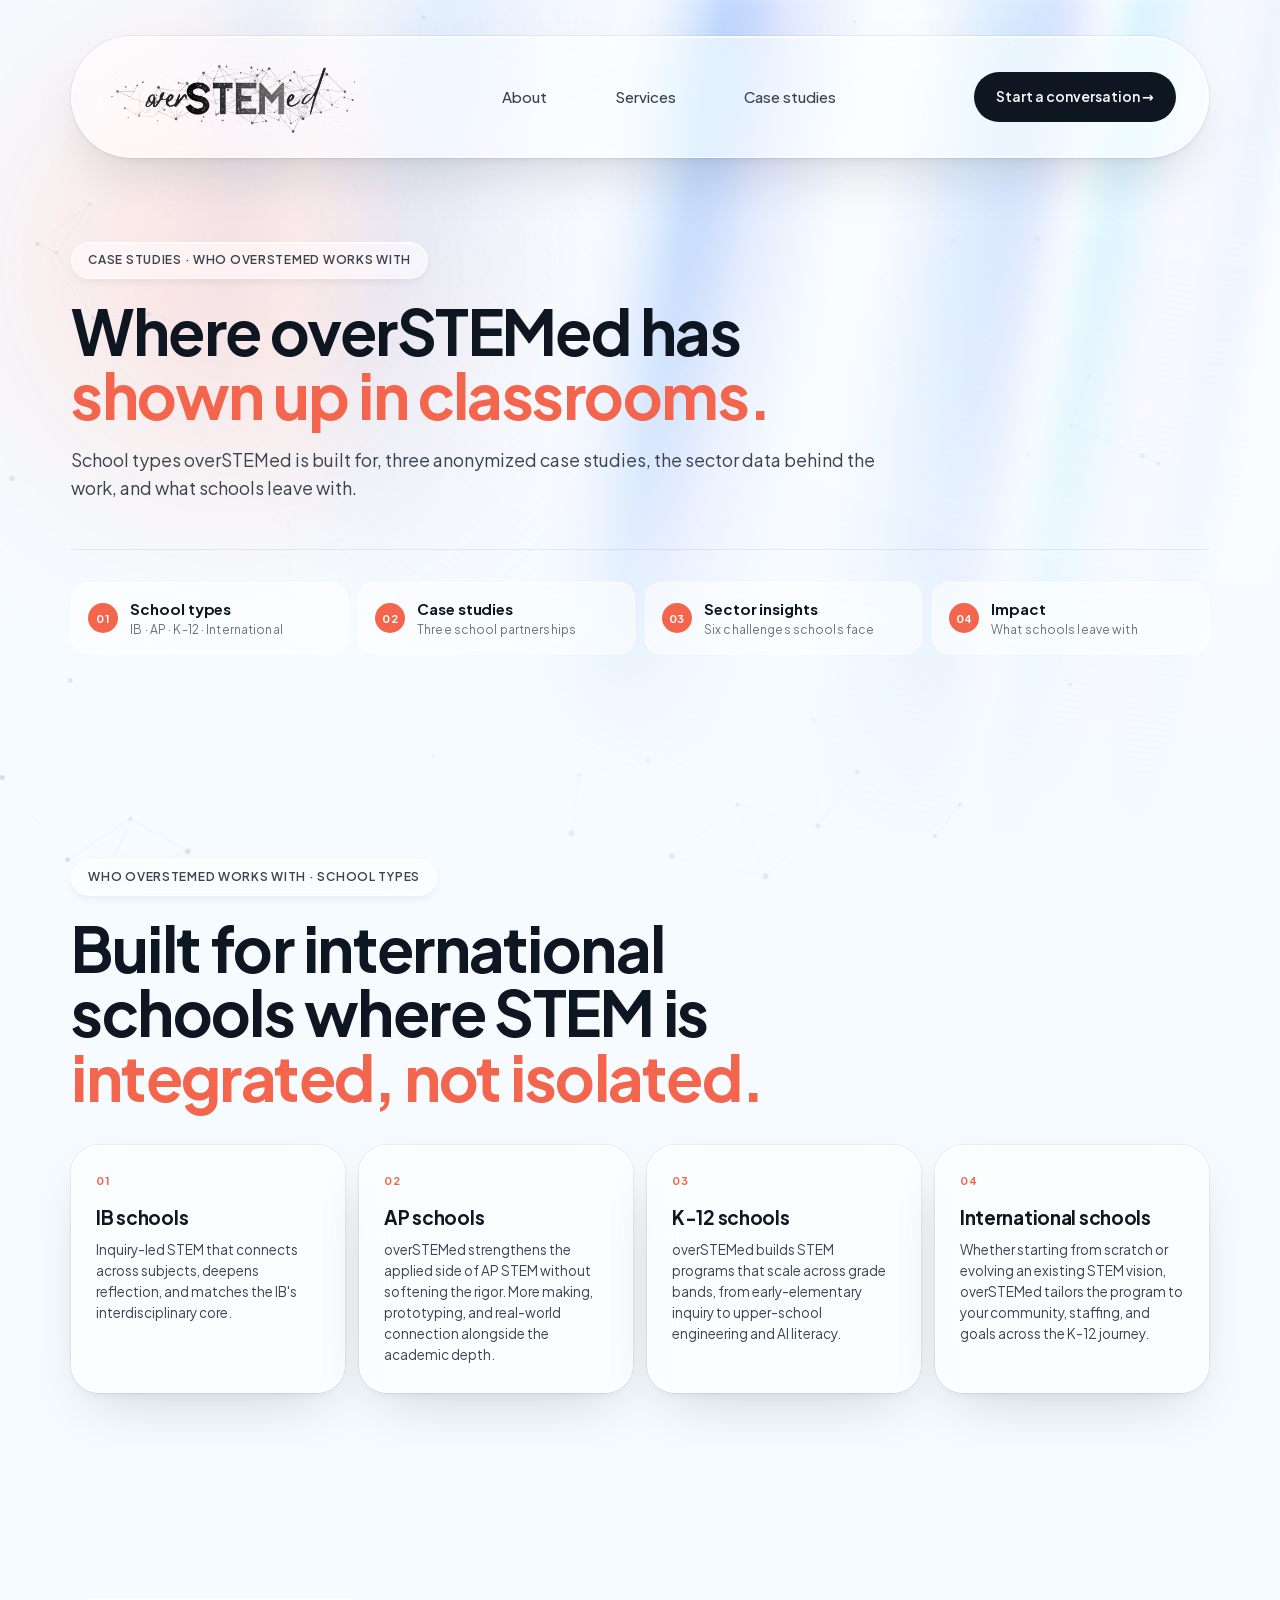
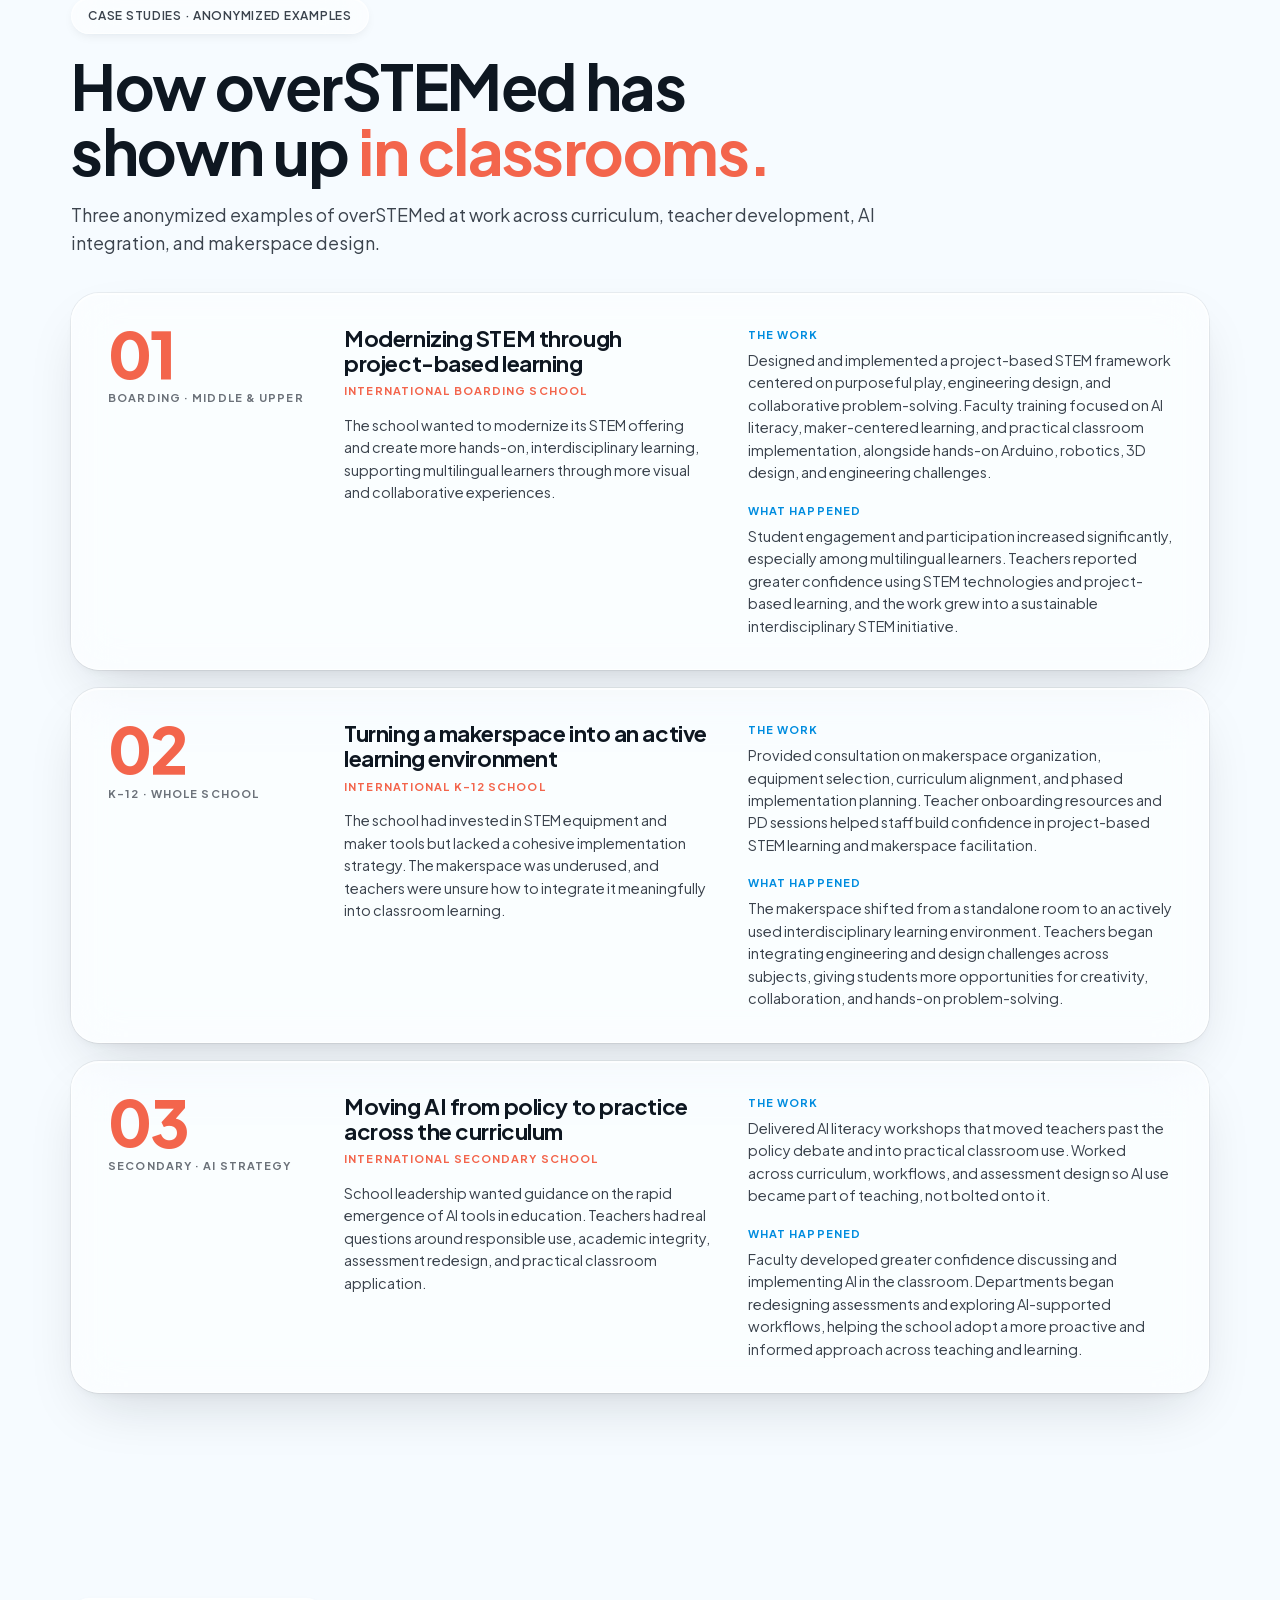
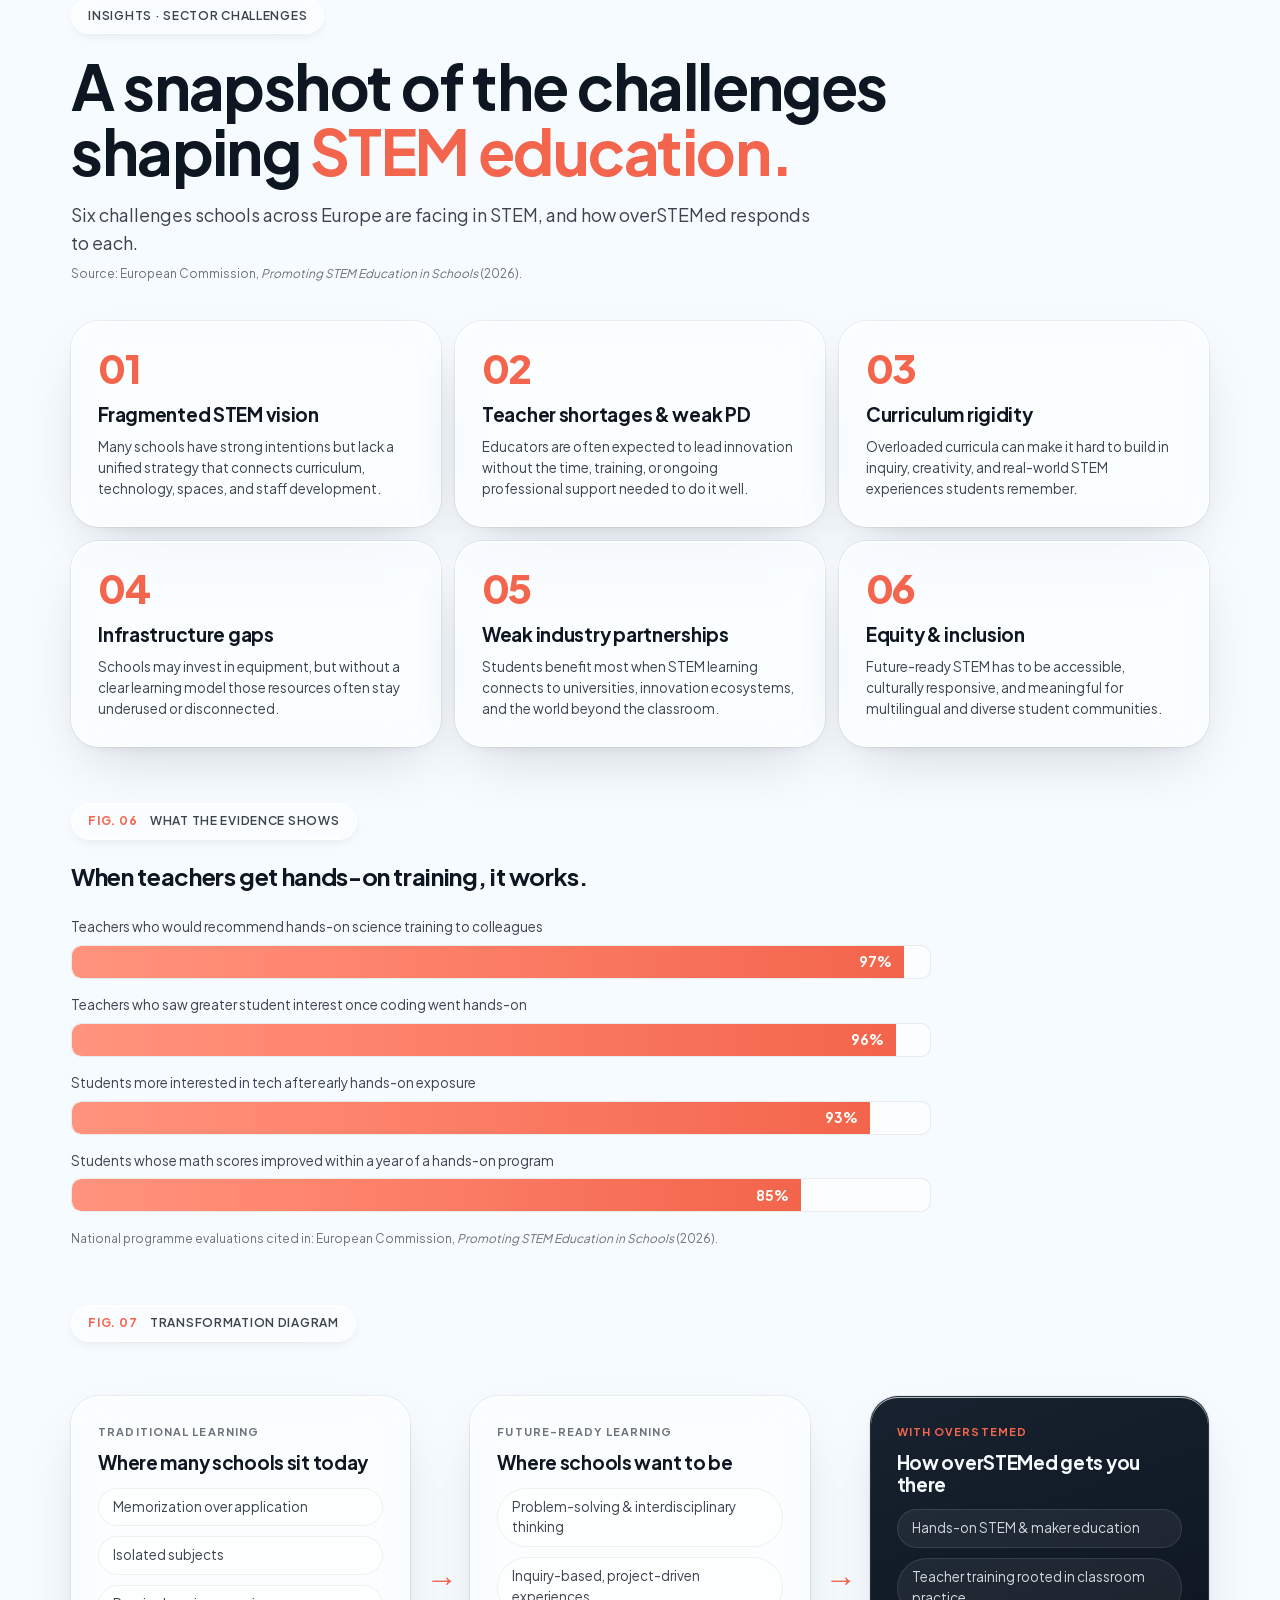
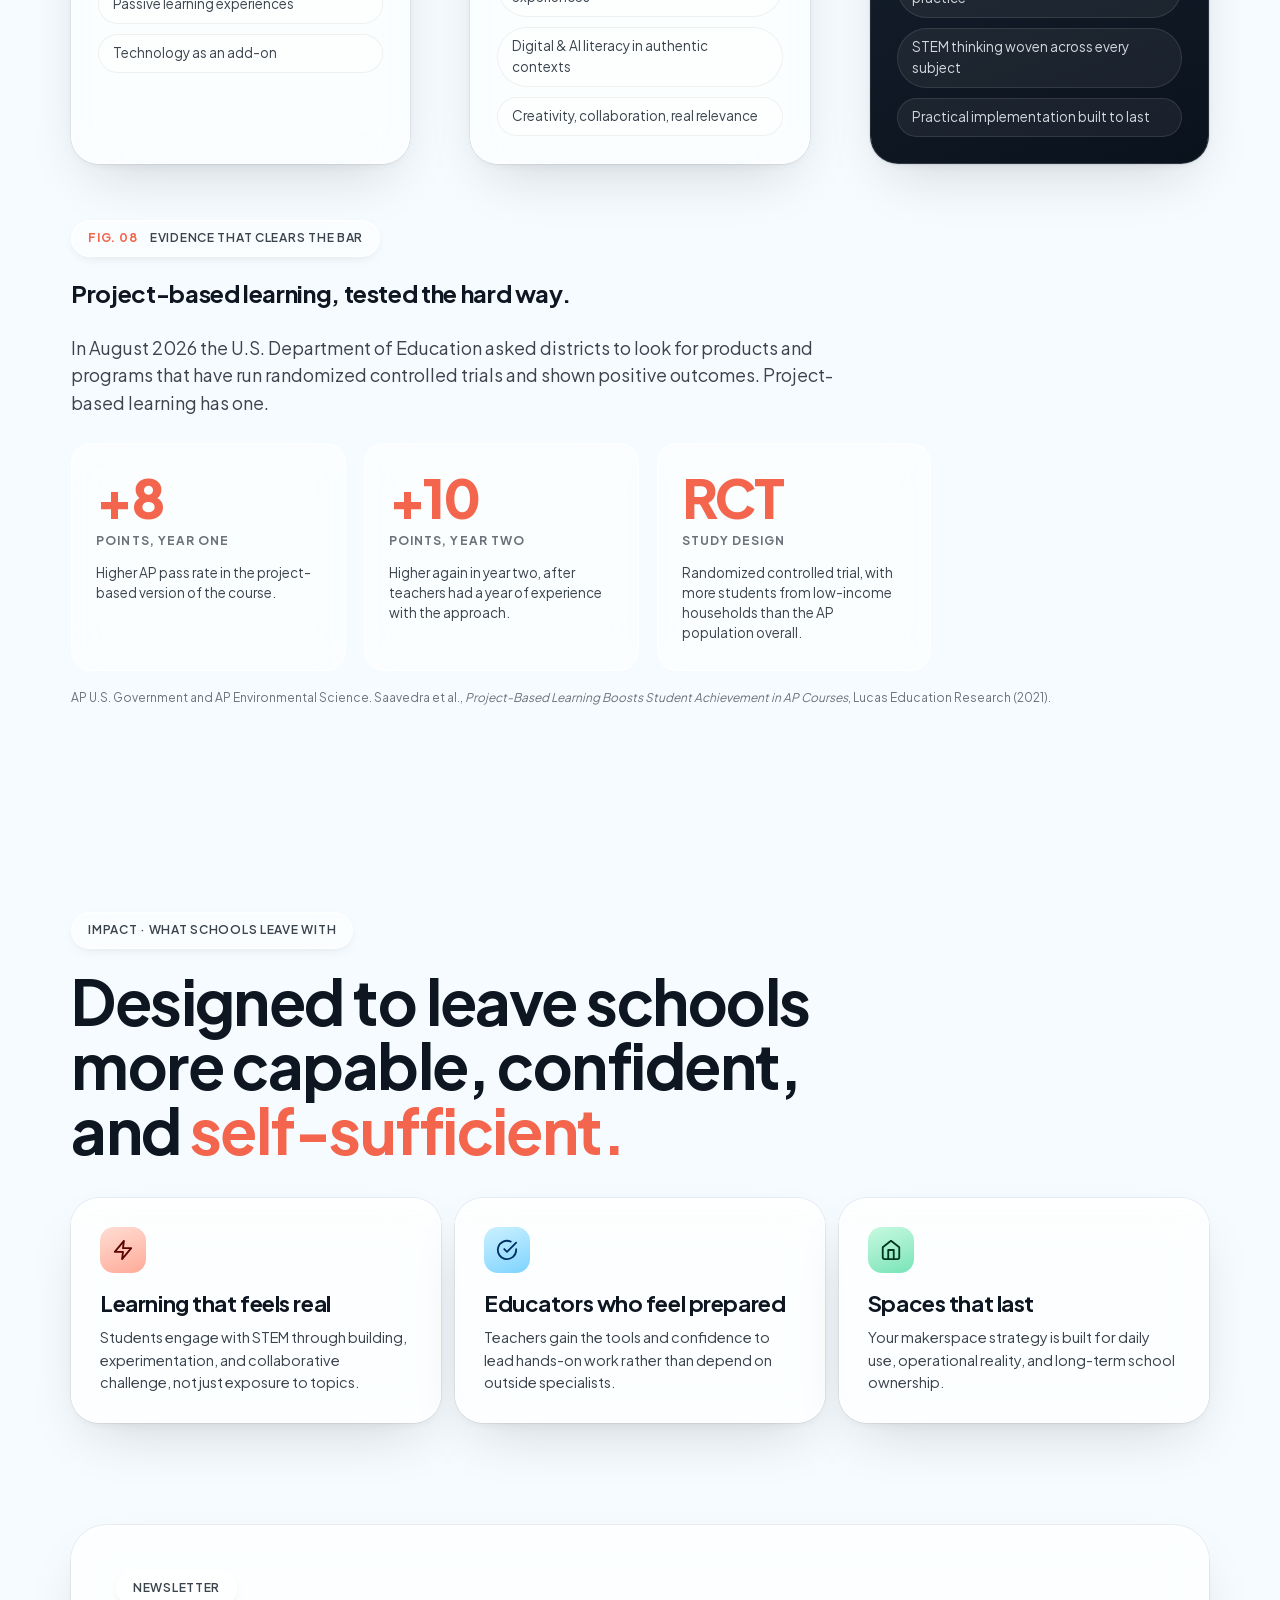
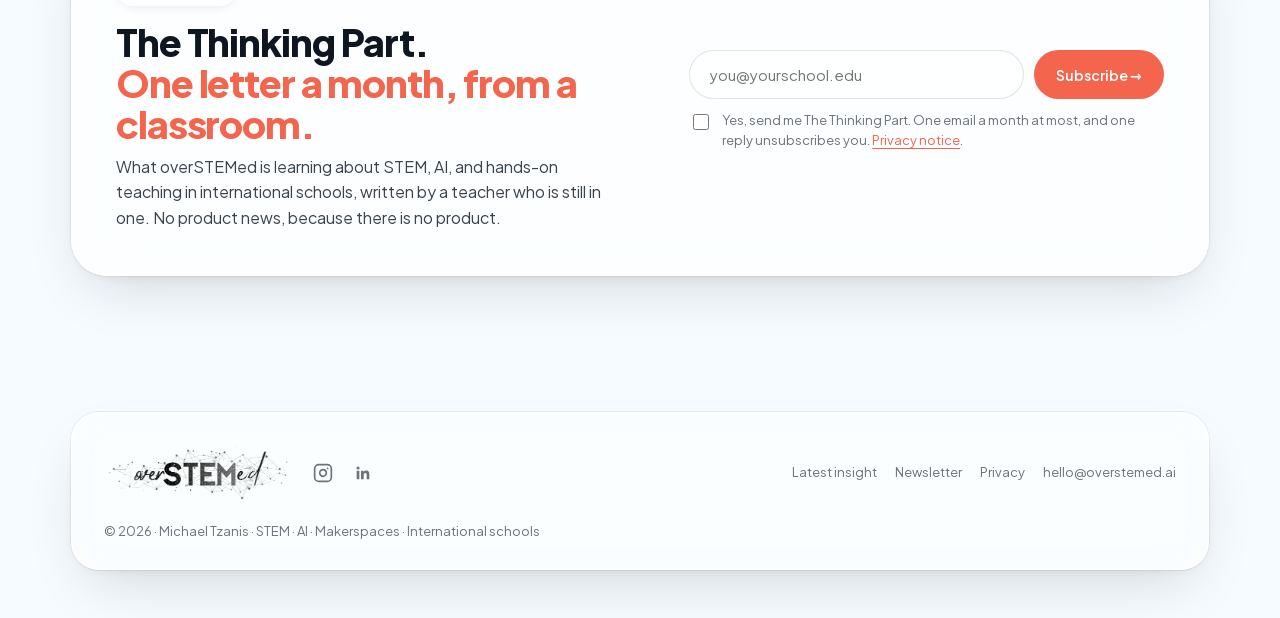
<file: case-studies/index.html>
<!doctype html>
<html lang="en">
<head>
<meta charset="utf-8" />
<meta name="viewport" content="width=device-width, initial-scale=1.0" />
<title>Case studies | overSTEMed</title>
<meta name="description" content="Playful STEM. Purposeful AI. Future-ready schools. overSTEMed helps educators design hands-on curricula, train teachers, and build makerspaces." />
<link rel="canonical" href="https://overstemed.ai/case-studies/" />
<link rel="icon" href="/favicon.ico?v=2" sizes="48x48" />
<link rel="icon" type="image/png" sizes="32x32" href="/favicon-32.png?v=2" />
<link rel="icon" type="image/png" sizes="16x16" href="/favicon-16.png?v=2" />
<link rel="icon" type="image/png" sizes="192x192" href="/favicon-192.png?v=2" />
<link rel="apple-touch-icon" sizes="180x180" href="/favicon-180.png?v=2" />
<meta property="og:type" content="website" />
<meta property="og:url" content="https://overstemed.ai/case-studies/" />
<meta property="og:title" content="overSTEMed | Designing future-ready schools" />
<meta property="og:description" content="Playful STEM. Purposeful AI. Future-ready schools. overSTEMed helps educators design hands-on curricula, train teachers, and build makerspaces." />
<meta property="og:image" content="https://overstemed.ai/social-card.png" />
<meta property="og:image:secure_url" content="https://overstemed.ai/social-card.png" />
<meta property="og:image:type" content="image/png" />
<meta property="og:image:width" content="2400" />
<meta property="og:image:height" content="1260" />
<meta property="og:image:alt" content="overSTEMed | Designing future-ready schools" />
<meta name="twitter:card" content="summary_large_image" />
<meta name="twitter:title" content="overSTEMed | Designing future-ready schools" />
<meta name="twitter:description" content="Playful STEM. Purposeful AI. Future-ready schools. overSTEMed helps educators design hands-on curricula, train teachers, and build makerspaces." />
<meta name="twitter:image" content="https://overstemed.ai/social-card.png" />
<link rel="stylesheet" href="/fonts.css?v=1" />
<link rel="stylesheet" href="/page-styles.css?v=6">
</head>
<body id="top">

<!-- ───── Aurora background ───── -->
<div class="aurora" aria-hidden="true">
  <div class="aurora__warm"></div>
  <div class="aurora__layer is-tr"></div>
</div>

<!-- ───── Drifting node-network ───── -->
<canvas class="nodes-canvas" aria-hidden="true"></canvas>
<script defer src="/page-scripts.js?v=3"></script>

<!-- ───── Logo SVG symbol (reused) ───── -->
<svg width="0" height="0" style="position:absolute" aria-hidden="true">
  <defs>
    <linearGradient id="lg-glass" x1="0" y1="0" x2="1" y2="1">
      <stop offset="0%" stop-color="oklch(0.96 0.05 30 / 0.95)" />
      <stop offset="55%" stop-color="oklch(0.92 0.05 250 / 0.85)" />
      <stop offset="100%" stop-color="oklch(0.88 0.06 320 / 0.85)" />
    </linearGradient>
    <linearGradient id="lg-ink" x1="0" y1="0" x2="0" y2="1">
      <stop offset="0%" stop-color="oklch(0.28 0.03 255)" />
      <stop offset="100%" stop-color="oklch(0.18 0.025 255)" />
    </linearGradient>
    <symbol id="logo-mark" viewBox="0 0 48 48">
      <!-- squircle base -->
      <path d="M24 1.5
               C 38 1.5  46.5 10  46.5 24
               C 46.5 38  38 46.5  24 46.5
               C 10 46.5  1.5 38  1.5 24
               C 1.5 10  10 1.5  24 1.5 Z"
            fill="url(#lg-glass)" stroke="oklch(1 0 0 / 0.9)" stroke-width="1" />
      <!-- highlight arc -->
      <path d="M6 18 C 14 8, 30 6, 42 14"
            fill="none" stroke="oklch(1 0 0 / 0.7)" stroke-width="1.4" stroke-linecap="round" />
      <!-- monogram 'oS' — o as small ring (over), S as anchor -->
      <circle cx="14" cy="16" r="3.6" fill="none" stroke="url(#lg-ink)" stroke-width="2.2" />
      <text x="24" y="36" text-anchor="middle"
            font-family="Plus Jakarta Sans, sans-serif"
            font-weight="800" font-size="22"
            letter-spacing="-1"
            fill="url(#lg-ink)">S</text>
      <!-- ED dot -->
      <circle cx="36" cy="14" r="3.4" fill="oklch(0.68 0.18 32)" />
      <circle cx="34.8" cy="12.8" r="1.1" fill="oklch(1 0 0 / 0.85)" />
    </symbol>
  </defs>
</svg>

<!-- ───── Floating glass nav ───── -->
<div class="nav-wrap">
  <div class="wrap">
    <nav class="nav">
    <a href="/" class="brand" aria-label="overSTEMed home">
      <img class="brand-logo" src="/over-logo-test.png" alt="overSTEMed" />
    </a>
    <div class="nav-links">
      <a href="/#about">About</a>
      <a href="/services/">Services</a>
      <a href="/case-studies/" aria-current="page">Case studies</a>
    </div>
    <a href="/contact/" class="nav-cta">Start a conversation →</a>
  </nav>
  </div>
</div>



<!-- ───────── Page intro ───────── -->
<section id="intro">
  <div class="wrap">
    <span class="eyebrow">Case studies · Who overSTEMed works with</span>
    <h1 class="section-title">Where overSTEMed has <em>shown up in classrooms.</em></h1>
    <p class="section-lede">School types overSTEMed is built for, three anonymized case studies, the sector data behind the work, and what schools leave with.</p>

    <div class="page-toc">
      <a href="#partners" class="toc-item"><span class="num">01</span><span class="label">School types</span><span class="meta">IB · AP · K-12 · International</span></a>
      <a href="#cases" class="toc-item"><span class="num">02</span><span class="label">Case studies</span><span class="meta">Three school partnerships</span></a>
      <a href="#insights" class="toc-item"><span class="num">03</span><span class="label">Sector insights</span><span class="meta">Six challenges schools face</span></a>
      <a href="#impact" class="toc-item"><span class="num">04</span><span class="label">Impact</span><span class="meta">What schools leave with</span></a>
    </div>
  </div>
</section>

<!-- ───────── Partners ───────── -->
<section id="partners" data-screen-label="05 Partners">
  <div class="wrap">
    <span class="eyebrow">Who overSTEMed works with · School types</span>
    <h2 class="section-title">Built for international schools where STEM is <em>integrated, not isolated.</em></h2>

    <div class="partner-list">
      <div class="partner">
        <div class="num">01</div>
        <h4>IB schools</h4>
        <p>Inquiry-led STEM that connects across subjects, deepens reflection, and matches the IB's interdisciplinary core.</p>
      </div>
      <div class="partner">
        <div class="num">02</div>
        <h4>AP schools</h4>
        <p>overSTEMed strengthens the applied side of AP STEM without softening the rigor. More making, prototyping, and real-world connection alongside the academic depth.</p>
      </div>
      <div class="partner">
        <div class="num">03</div>
        <h4>K-12 schools</h4>
        <p>overSTEMed builds STEM programs that scale across grade bands, from early-elementary inquiry to upper-school engineering and AI literacy.</p>
      </div>
      <div class="partner">
        <div class="num">04</div>
        <h4>International schools</h4>
        <p>Whether starting from scratch or evolving an existing STEM vision, overSTEMed tailors the program to your community, staffing, and goals across the K-12 journey.</p>
      </div>
    </div>
  </div>
</section>
<!-- ───────── Case studies ───────── -->
<section id="cases" data-screen-label="06 Case Studies">
  <div class="wrap">
    <span class="eyebrow">Case studies · Anonymized examples</span>
    <h2 class="section-title">How overSTEMed has shown up <em>in classrooms.</em></h2>
    <p class="section-lede">Three anonymized examples of overSTEMed at work across curriculum, teacher development, AI integration, and makerspace design.</p>

    <div class="case-list">
      <article class="case">
        <div class="case-num">01<span class="label">Boarding · Middle &amp; Upper</span></div>
        <div>
          <h3>Modernizing STEM through project-based learning</h3>
          <div class="kicker">International boarding school</div>
          <p style="color: var(--ink-soft); font-size: 14.5px;">The school wanted to modernize its STEM offering and create more hands-on, interdisciplinary learning, supporting multilingual learners through more visual and collaborative experiences.</p>
        </div>
        <div class="case-cols">
          <div class="case-col">
            <h5>The work</h5>
            <p>Designed and implemented a project-based STEM framework centered on purposeful play, engineering design, and collaborative problem-solving. Faculty training focused on AI literacy, maker-centered learning, and practical classroom implementation, alongside hands-on Arduino, robotics, 3D design, and engineering challenges.</p>
          </div>
          <div class="case-col">
            <h5>What happened</h5>
            <p>Student engagement and participation increased significantly, especially among multilingual learners. Teachers reported greater confidence using STEM technologies and project-based learning, and the work grew into a sustainable interdisciplinary STEM initiative.</p>
          </div>
        </div>
      </article>

      <article class="case">
        <div class="case-num">02<span class="label">K-12 · Whole school</span></div>
        <div>
          <h3>Turning a makerspace into an active learning environment</h3>
          <div class="kicker">International K-12 school</div>
          <p style="color: var(--ink-soft); font-size: 14.5px;">The school had invested in STEM equipment and maker tools but lacked a cohesive implementation strategy. The makerspace was underused, and teachers were unsure how to integrate it meaningfully into classroom learning.</p>
        </div>
        <div class="case-cols">
          <div class="case-col">
            <h5>The work</h5>
            <p>Provided consultation on makerspace organization, equipment selection, curriculum alignment, and phased implementation planning. Teacher onboarding resources and PD sessions helped staff build confidence in project-based STEM learning and makerspace facilitation.</p>
          </div>
          <div class="case-col">
            <h5>What happened</h5>
            <p>The makerspace shifted from a standalone room to an actively used interdisciplinary learning environment. Teachers began integrating engineering and design challenges across subjects, giving students more opportunities for creativity, collaboration, and hands-on problem-solving.</p>
          </div>
        </div>
      </article>

      <article class="case">
        <div class="case-num">03<span class="label">Secondary · AI strategy</span></div>
        <div>
          <h3>Moving AI from policy to practice across the curriculum</h3>
          <div class="kicker">International secondary school</div>
          <p style="color: var(--ink-soft); font-size: 14.5px;">School leadership wanted guidance on the rapid emergence of AI tools in education. Teachers had real questions around responsible use, academic integrity, assessment redesign, and practical classroom application.</p>
        </div>
        <div class="case-cols">
          <div class="case-col">
            <h5>The work</h5>
            <p>Delivered AI literacy workshops that moved teachers past the policy debate and into practical classroom use. Worked across curriculum, workflows, and assessment design so AI use became part of teaching, not bolted onto it.</p>
          </div>
          <div class="case-col">
            <h5>What happened</h5>
            <p>Faculty developed greater confidence discussing and implementing AI in the classroom. Departments began redesigning assessments and exploring AI-supported workflows, helping the school adopt a more proactive and informed approach across teaching and learning.</p>
          </div>
        </div>
      </article>
    </div>
  </div>
</section>
<!-- ───────── Insights ───────── -->
<section id="insights" data-screen-label="07 Insights">
  <div class="wrap">
    <span class="eyebrow">Insights · Sector challenges</span>
    <h2 class="section-title">A snapshot of the challenges shaping <em>STEM education.</em></h2>
    <p class="section-lede">Six challenges schools across Europe are facing in STEM, and how overSTEMed responds to each.<br /><span style="font-size:12px; color: var(--ink-mute);">Source: European Commission, <i>Promoting STEM Education in Schools</i> (2026).</span></p>

    <div class="insights-grid">
      <div class="insight"><div class="num">01</div><h4>Fragmented STEM vision</h4><p>Many schools have strong intentions but lack a unified strategy that connects curriculum, technology, spaces, and staff development.</p></div>
      <div class="insight"><div class="num">02</div><h4>Teacher shortages &amp; weak PD</h4><p>Educators are often expected to lead innovation without the time, training, or ongoing professional support needed to do it well.</p></div>
      <div class="insight"><div class="num">03</div><h4>Curriculum rigidity</h4><p>Overloaded curricula can make it hard to build in inquiry, creativity, and real-world STEM experiences students remember.</p></div>
      <div class="insight"><div class="num">04</div><h4>Infrastructure gaps</h4><p>Schools may invest in equipment, but without a clear learning model those resources often stay underused or disconnected.</p></div>
      <div class="insight"><div class="num">05</div><h4>Weak industry partnerships</h4><p>Students benefit most when STEM learning connects to universities, innovation ecosystems, and the world beyond the classroom.</p></div>
      <div class="insight"><div class="num">06</div><h4>Equity &amp; inclusion</h4><p>Future-ready STEM has to be accessible, culturally responsive, and meaningful for multilingual and diverse student communities.</p></div>
    </div>

    <div style="margin-top: 56px;">
      <span class="eyebrow" style="margin-bottom: 18px;"><span class="num">FIG. 06</span> &nbsp;What the evidence shows</span>
      <h3 class="chart-title">When teachers get hands-on training, it works.</h3>
      <div class="chart">
        <div class="bar-row">
          <div class="bar-label">Teachers who would recommend hands-on science training to colleagues</div>
          <div class="bar-track"><div class="bar-fill" style="--w: 97%"><span>97%</span></div></div>
        </div>
        <div class="bar-row">
          <div class="bar-label">Teachers who saw greater student interest once coding went hands-on</div>
          <div class="bar-track"><div class="bar-fill" style="--w: 96%"><span>96%</span></div></div>
        </div>
        <div class="bar-row">
          <div class="bar-label">Students more interested in tech after early hands-on exposure</div>
          <div class="bar-track"><div class="bar-fill" style="--w: 93%"><span>93%</span></div></div>
        </div>
        <div class="bar-row">
          <div class="bar-label">Students whose math scores improved within a year of a hands-on program</div>
          <div class="bar-track"><div class="bar-fill" style="--w: 85%"><span>85%</span></div></div>
        </div>
      </div>
      <p class="chart-note">National programme evaluations cited in: European Commission, <i>Promoting STEM Education in Schools</i> (2026).</p>
    </div>

    <div style="margin-top: 56px;">
      <span class="eyebrow" style="margin-bottom: 18px;"><span class="num">FIG. 07</span> &nbsp;Transformation diagram</span>
      <div class="transform">
        <div class="t-col">
          <div class="k">Traditional learning</div>
          <h4>Where many schools sit today</h4>
          <ul>
            <li>Memorization over application</li>
            <li>Isolated subjects</li>
            <li>Passive learning experiences</li>
            <li>Technology as an add-on</li>
          </ul>
        </div>
        <div class="t-arrow">→</div>
        <div class="t-col">
          <div class="k">Future-ready learning</div>
          <h4>Where schools want to be</h4>
          <ul>
            <li>Problem-solving &amp; interdisciplinary thinking</li>
            <li>Inquiry-based, project-driven experiences</li>
            <li>Digital &amp; AI literacy in authentic contexts</li>
            <li>Creativity, collaboration, real relevance</li>
          </ul>
        </div>
        <div class="t-arrow">→</div>
        <div class="t-col highlight">
          <div class="k">With overSTEMed</div>
          <h4>How overSTEMed gets you there</h4>
          <ul>
            <li>Hands-on STEM &amp; maker education</li>
            <li>Teacher training rooted in classroom practice</li>
            <li>STEM thinking woven across every subject</li>
            <li>Practical implementation built to last</li>
          </ul>
        </div>
      </div>
    </div>

    <div style="margin-top: 56px;">
      <span class="eyebrow" style="margin-bottom: 18px;"><span class="num">FIG. 08</span> &nbsp;Evidence that clears the bar</span>
      <h3 class="chart-title">Project-based learning, tested the hard way.</h3>
      <p class="section-lede" style="margin-bottom: 26px;">In August 2026 the U.S. Department of Education asked districts to look for products and programs that have run randomized controlled trials and shown positive outcomes. Project-based learning has one.</p>
      <div class="stat-row">
        <div class="stat-card">
          <div class="figure">+8</div>
          <span class="unit">Points, year one</span>
          <p>Higher AP pass rate in the project-based version of the course.</p>
        </div>
        <div class="stat-card">
          <div class="figure">+10</div>
          <span class="unit">Points, year two</span>
          <p>Higher again in year two, after teachers had a year of experience with the approach.</p>
        </div>
        <div class="stat-card">
          <div class="figure">RCT</div>
          <span class="unit">Study design</span>
          <p>Randomized controlled trial, with more students from low-income households than the AP population overall.</p>
        </div>
      </div>
      <p class="chart-note">AP U.S. Government and AP Environmental Science. Saavedra et al., <i>Project-Based Learning Boosts Student Achievement in AP Courses</i>, Lucas Education Research (2021).</p>
    </div>
  </div>
</section>
<!-- ───────── Impact ───────── -->
<section id="impact" data-screen-label="09 Impact">
  <div class="wrap">
    <span class="eyebrow">Impact · What schools leave with</span>
    <h2 class="section-title">Designed to leave schools more capable, confident, and <em>self-sufficient.</em></h2>

    <div class="impact-grid">
      <div class="impact-card i1">
        <div class="badge"><svg viewBox="0 0 24 24" width="22" height="22" fill="none" stroke="currentColor" stroke-width="2" stroke-linecap="round" stroke-linejoin="round"><polygon points="13 2 3 14 12 14 11 22 21 10 12 10 13 2"></polygon></svg></div>
        <h4>Learning that feels real</h4>
        <p>Students engage with STEM through building, experimentation, and collaborative challenge, not just exposure to topics.</p>
      </div>
      <div class="impact-card i2">
        <div class="badge"><svg viewBox="0 0 24 24" width="22" height="22" fill="none" stroke="currentColor" stroke-width="2" stroke-linecap="round" stroke-linejoin="round"><path d="M22 11.08V12a10 10 0 1 1-5.93-9.14"></path><polyline points="22 4 12 14.01 9 11.01"></polyline></svg></div>
        <h4>Educators who feel prepared</h4>
        <p>Teachers gain the tools and confidence to lead hands-on work rather than depend on outside specialists.</p>
      </div>
      <div class="impact-card i3">
        <div class="badge"><svg viewBox="0 0 24 24" width="22" height="22" fill="none" stroke="currentColor" stroke-width="2" stroke-linecap="round" stroke-linejoin="round"><path d="M3 9l9-7 9 7v11a2 2 0 0 1-2 2H5a2 2 0 0 1-2-2z"></path><polyline points="9 22 9 12 15 12 15 22"></polyline></svg></div>
        <h4>Spaces that last</h4>
        <p>Your makerspace strategy is built for daily use, operational reality, and long-term school ownership.</p>
      </div>
    </div>
  </div>
</section>

<!-- ───────── Newsletter ───────── -->
<section id="newsletter" class="newsletter" aria-labelledby="newsletter-title">
  <div class="wrap">
    <div class="news-card">
      <div class="news-copy">
        <span class="eyebrow"><span><span class="dot"></span><span>Newsletter</span></span></span>
        <h2 id="newsletter-title">The Thinking Part.<br /><em>One letter a month, from a classroom.</em></h2>
        <p>What overSTEMed is learning about STEM, AI, and hands-on teaching in international schools, written by a teacher who is still in one. No product news, because there is no product.</p>
      </div>
      <form class="news-form" name="newsletter" method="POST" action="https://buttondown.com/api/emails/embed-subscribe/overstemed">
        <label class="sr-only" for="news-email">Email</label>
        <div class="news-row">
          <input id="news-email" name="email" type="email" placeholder="you@yourschool.edu" required autocomplete="email" />
          <button type="submit" class="btn btn-ed">Subscribe →</button>
        </div>
        <label class="news-consent">
          <input type="checkbox" name="Consent" value="Yes, send me The Thinking Part" required />
          <span>Yes, send me The Thinking Part. One email a month at most, and one reply unsubscribes you. <a href="/privacy/">Privacy notice</a>.</span>
        </label>
      </form>
    </div>
  </div>
</section>

<!-- ───────── Footer ───────── -->
<footer>
  <div class="wrap">
    <div class="foot-card">
      <div style="display: flex; align-items: center; gap: 12px;">
        <img class="footer-logo" src="/over-logo-test.png" alt="overSTEMed" />
        <div class="foot-icons">
          <a class="footer-social" href="https://instagram.com/overstemed.ai" target="_blank" rel="noopener" aria-label="overSTEMed on Instagram">
            <svg width="20" height="20" viewBox="0 0 24 24" fill="none" stroke="currentColor" stroke-width="2" stroke-linecap="round" stroke-linejoin="round" aria-hidden="true">
              <rect x="2" y="2" width="20" height="20" rx="5" ry="5"/>
              <path d="M16 11.37A4 4 0 1 1 12.63 8 4 4 0 0 1 16 11.37z"/>
              <line x1="17.5" y1="6.5" x2="17.5" y2="6.5"/>
            </svg>
          </a>
          <a class="footer-social" href="https://www.linkedin.com/company/overstemed" target="_blank" rel="noopener" aria-label="overSTEMed on LinkedIn">
            <svg width="18" height="18" viewBox="0 0 24 24" fill="currentColor" aria-hidden="true"><path d="M20.45 20.45h-3.55v-5.57c0-1.33-.03-3.04-1.85-3.04-1.85 0-2.14 1.45-2.14 2.94v5.67H9.36V9h3.41v1.56h.05c.47-.9 1.63-1.85 3.36-1.85 3.6 0 4.27 2.37 4.27 5.45v6.29zM5.34 7.43a2.06 2.06 0 1 1 0-4.12 2.06 2.06 0 0 1 0 4.12zM7.12 20.45H3.56V9h3.56v11.45z"/></svg>
          </a>
        </div>
      </div>
      <div class="foot-links">
        <a href="/insights/when-ai-does-the-thinking/">Latest insight</a>
        <a href="/#newsletter">Newsletter</a>
        <a href="/privacy/">Privacy</a>
        <a href="mailto:hello@overstemed.ai">hello@overstemed.ai</a>
      </div>
      <div class="meta">© 2026 · Michael Tzanis · STEM · AI · Makerspaces · International schools</div>
    </div>
  </div>
</footer>


</body>
</html>
</file>
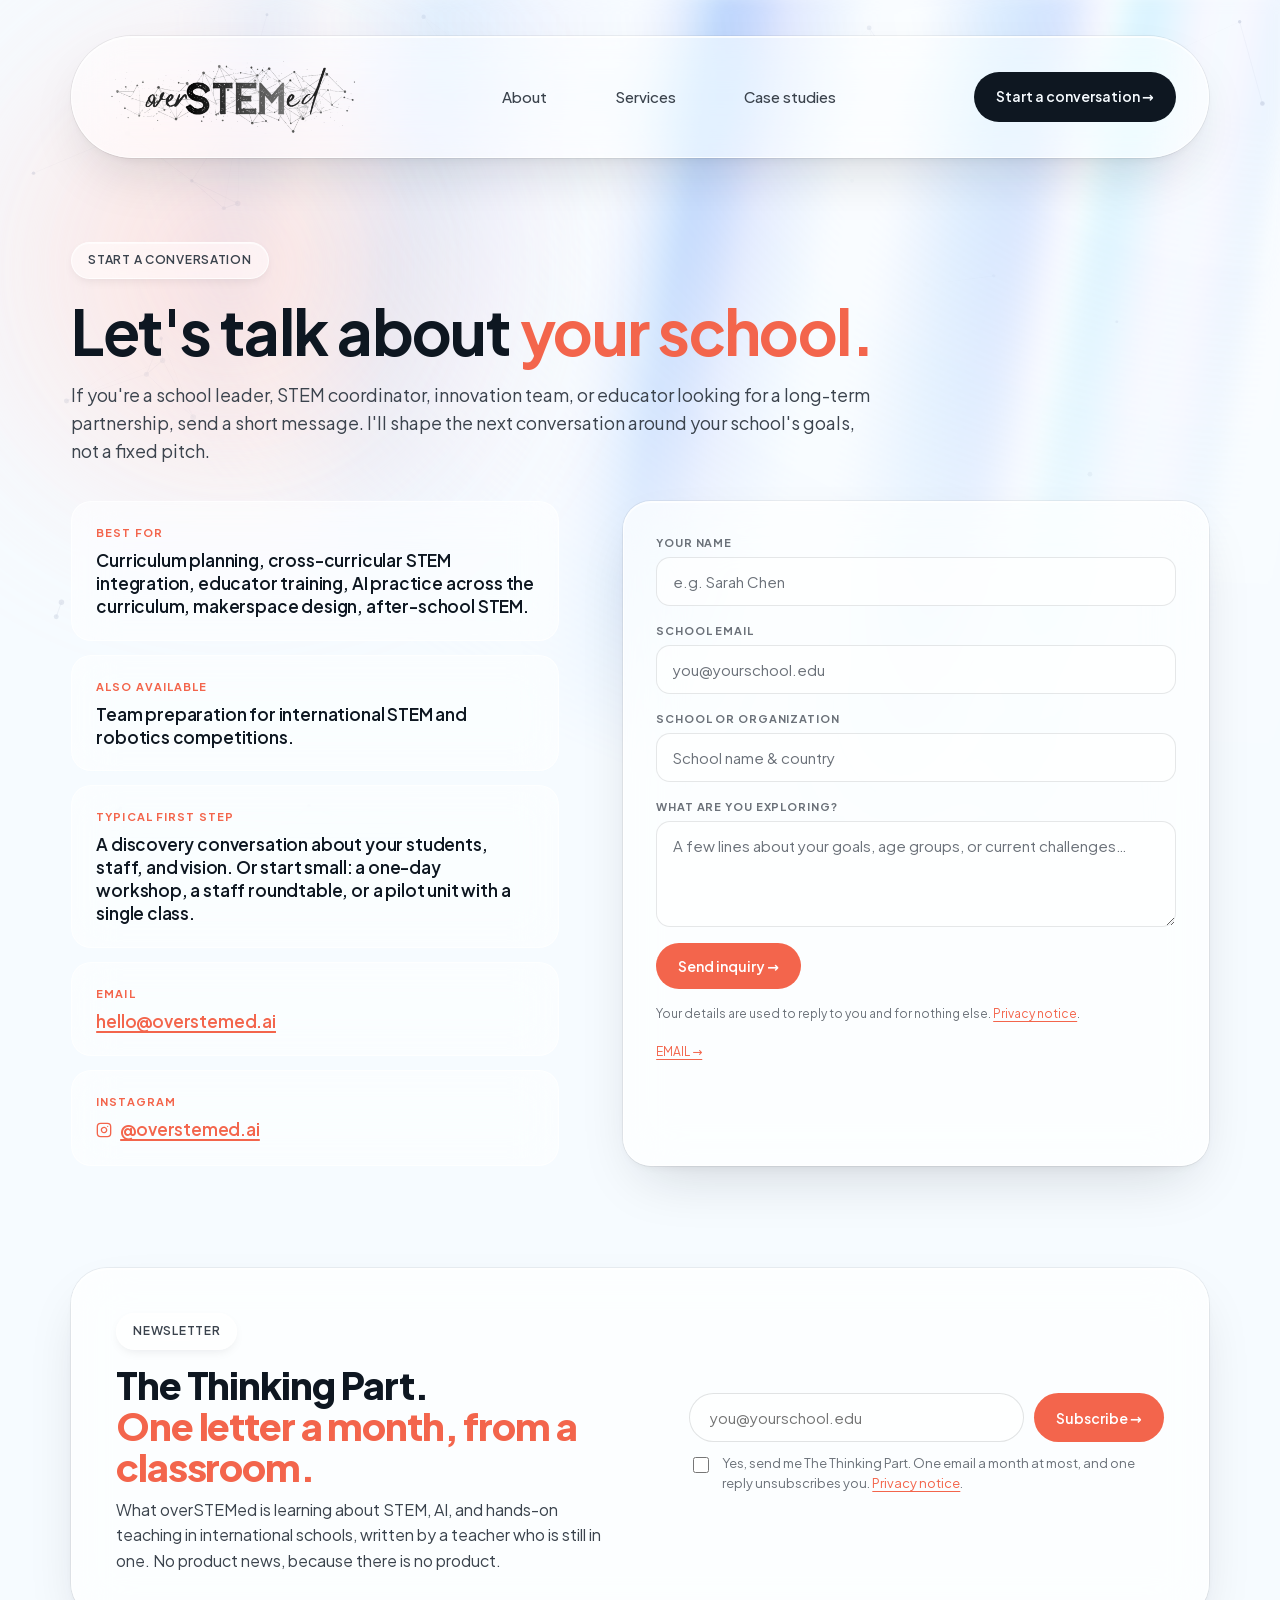
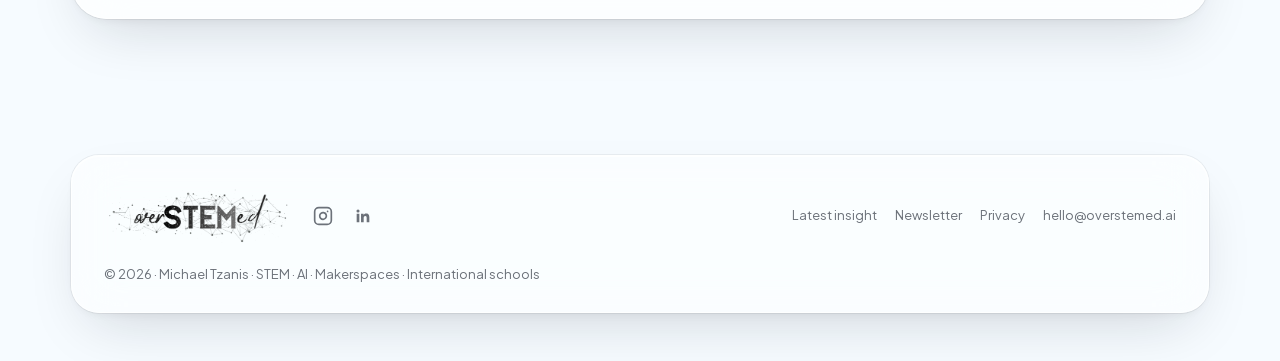
<file: contact/index.html>
<!doctype html>
<html lang="en">
<head>
<meta charset="utf-8" />
<meta name="viewport" content="width=device-width, initial-scale=1.0" />
<title>Contact | overSTEMed</title>
<meta name="description" content="Playful STEM. Purposeful AI. Future-ready schools. overSTEMed helps educators design hands-on curricula, train teachers, and build makerspaces." />
<link rel="canonical" href="https://overstemed.ai/contact/" />
<link rel="icon" href="/favicon.ico?v=2" sizes="48x48" />
<link rel="icon" type="image/png" sizes="32x32" href="/favicon-32.png?v=2" />
<link rel="icon" type="image/png" sizes="16x16" href="/favicon-16.png?v=2" />
<link rel="icon" type="image/png" sizes="192x192" href="/favicon-192.png?v=2" />
<link rel="apple-touch-icon" sizes="180x180" href="/favicon-180.png?v=2" />
<meta property="og:type" content="website" />
<meta property="og:url" content="https://overstemed.ai/contact/" />
<meta property="og:title" content="overSTEMed | Designing future-ready schools" />
<meta property="og:description" content="Playful STEM. Purposeful AI. Future-ready schools. overSTEMed helps educators design hands-on curricula, train teachers, and build makerspaces." />
<meta property="og:image" content="https://overstemed.ai/social-card.png" />
<meta property="og:image:secure_url" content="https://overstemed.ai/social-card.png" />
<meta property="og:image:type" content="image/png" />
<meta property="og:image:width" content="2400" />
<meta property="og:image:height" content="1260" />
<meta property="og:image:alt" content="overSTEMed | Designing future-ready schools" />
<meta name="twitter:card" content="summary_large_image" />
<meta name="twitter:title" content="overSTEMed | Designing future-ready schools" />
<meta name="twitter:description" content="Playful STEM. Purposeful AI. Future-ready schools. overSTEMed helps educators design hands-on curricula, train teachers, and build makerspaces." />
<meta name="twitter:image" content="https://overstemed.ai/social-card.png" />
<link rel="stylesheet" href="/fonts.css?v=1" />
<link rel="stylesheet" href="/page-styles.css?v=6">
</head>
<body id="top">

<!-- ───── Aurora background ───── -->
<div class="aurora" aria-hidden="true">
  <div class="aurora__warm"></div>
  <div class="aurora__layer is-tr"></div>
</div>

<!-- ───── Drifting node-network ───── -->
<canvas class="nodes-canvas" aria-hidden="true"></canvas>
<script defer src="/page-scripts.js?v=3"></script>

<!-- ───── Logo SVG symbol (reused) ───── -->
<svg width="0" height="0" style="position:absolute" aria-hidden="true">
  <defs>
    <linearGradient id="lg-glass" x1="0" y1="0" x2="1" y2="1">
      <stop offset="0%" stop-color="oklch(0.96 0.05 30 / 0.95)" />
      <stop offset="55%" stop-color="oklch(0.92 0.05 250 / 0.85)" />
      <stop offset="100%" stop-color="oklch(0.88 0.06 320 / 0.85)" />
    </linearGradient>
    <linearGradient id="lg-ink" x1="0" y1="0" x2="0" y2="1">
      <stop offset="0%" stop-color="oklch(0.28 0.03 255)" />
      <stop offset="100%" stop-color="oklch(0.18 0.025 255)" />
    </linearGradient>
    <symbol id="logo-mark" viewBox="0 0 48 48">
      <!-- squircle base -->
      <path d="M24 1.5
               C 38 1.5  46.5 10  46.5 24
               C 46.5 38  38 46.5  24 46.5
               C 10 46.5  1.5 38  1.5 24
               C 1.5 10  10 1.5  24 1.5 Z"
            fill="url(#lg-glass)" stroke="oklch(1 0 0 / 0.9)" stroke-width="1" />
      <!-- highlight arc -->
      <path d="M6 18 C 14 8, 30 6, 42 14"
            fill="none" stroke="oklch(1 0 0 / 0.7)" stroke-width="1.4" stroke-linecap="round" />
      <!-- monogram 'oS' — o as small ring (over), S as anchor -->
      <circle cx="14" cy="16" r="3.6" fill="none" stroke="url(#lg-ink)" stroke-width="2.2" />
      <text x="24" y="36" text-anchor="middle"
            font-family="Plus Jakarta Sans, sans-serif"
            font-weight="800" font-size="22"
            letter-spacing="-1"
            fill="url(#lg-ink)">S</text>
      <!-- ED dot -->
      <circle cx="36" cy="14" r="3.4" fill="oklch(0.68 0.18 32)" />
      <circle cx="34.8" cy="12.8" r="1.1" fill="oklch(1 0 0 / 0.85)" />
    </symbol>
  </defs>
</svg>

<!-- ───── Floating glass nav ───── -->
<div class="nav-wrap">
  <div class="wrap">
    <nav class="nav">
    <a href="/" class="brand" aria-label="overSTEMed home">
      <img class="brand-logo" src="/over-logo-test.png" alt="overSTEMed" />
    </a>
    <div class="nav-links">
      <a href="/#about">About</a>
      <a href="/services/">Services</a>
      <a href="/case-studies/">Case studies</a>
    </div>
    <a href="/contact/" class="nav-cta" aria-current="page">Start a conversation →</a>
  </nav>
  </div>
</div>


<!-- ───────── Contact ───────── -->
<section id="contact" data-screen-label="11 Contact">
  <div class="wrap">
    <span class="eyebrow">Start a conversation</span>
    <h1 class="section-title">Let's talk about <em>your school.</em></h1>
    <p class="section-lede">If you're a school leader, STEM coordinator, innovation team, or educator looking for a long-term partnership, send a short message. I'll shape the next conversation around your school's goals, not a fixed pitch.</p>

    <div class="contact-grid">
      <div class="contact-info">
        <div class="ci-item">
          <div class="k">Best for</div>
          <div class="v">Curriculum planning, cross-curricular STEM integration, educator training, AI practice across the curriculum, makerspace design, after-school STEM.</div>
        </div>
        <div class="ci-item">
          <div class="k">Also available</div>
          <div class="v">Team preparation for international STEM and robotics competitions.</div>
        </div>
        <div class="ci-item">
          <div class="k">Typical first step</div>
          <div class="v">A discovery conversation about your students, staff, and vision. Or start small: a one-day workshop, a staff roundtable, or a pilot unit with a single class.</div>
        </div>
        <div class="ci-item">
          <div class="k">EMAIL</div>
          <div class="v"><a href="mailto:hello@overstemed.ai">hello@overstemed.ai</a></div>
        </div>
        <div class="ci-item">
          <div class="k">INSTAGRAM</div>
          <div class="v">
            <a class="ig" href="https://instagram.com/overstemed.ai" target="_blank" rel="noopener">
              <svg width="16" height="16" viewBox="0 0 24 24" fill="none" stroke="currentColor" stroke-width="2" stroke-linecap="round" stroke-linejoin="round" aria-hidden="true">
                <rect x="2" y="2" width="20" height="20" rx="5" ry="5"/>
                <path d="M16 11.37A4 4 0 1 1 12.63 8 4 4 0 0 1 16 11.37z"/>
                <line x1="17.5" y1="6.5" x2="17.5" y2="6.5"/>
              </svg>
              @overstemed.ai
            </a>
          </div>
        </div>
      </div>

      <div class="form-card">
        <form class="form"
              name="school-inquiry"
              method="POST"
              action="https://formspree.io/f/mrejnqwq">
          <input type="hidden" name="_subject" value="overSTEMed: new school inquiry" />
          <input type="hidden" name="_next" value="https://overstemed.ai/?sent=1#contact" />

          <div class="field">
            <label>Your name</label>
            <input name="Name" type="text" placeholder="e.g. Sarah Chen" required />
          </div>
          <div class="field">
            <label>School email</label>
            <input name="email" type="email" placeholder="you@yourschool.edu" required />
          </div>
          <div class="field">
            <label>School or organization</label>
            <input name="School" type="text" placeholder="School name &amp; country" />
          </div>
          <div class="field">
            <label>What are you exploring?</label>
            <textarea name="message" rows="4" placeholder="A few lines about your goals, age groups, or current challenges…" required></textarea>
          </div>

          <input type="text" name="_gotcha" tabindex="-1" autocomplete="off" class="hp" aria-hidden="true" />

          <button type="submit" class="btn btn-ed" style="justify-self: start;">Send inquiry →</button>

          <div style="font-size: 12px; color: var(--ink-mute); line-height: 1.5;">Your details are used to reply to you and for nothing else. <a href="/privacy/" style="color: var(--ed); text-decoration: underline; text-underline-offset: 3px;">Privacy notice</a>.</div>

          <div style="font-size: 12px; color: var(--ink-mute); margin-top: 4px;">
            <a href="mailto:hello@overstemed.ai?subject=overSTEMed%20Inquiry" style="color: var(--ed); text-decoration: underline; text-underline-offset: 3px;">EMAIL →</a>
          </div>
        </form>
      </div>
    </div>
  </div>
</section>

<!-- ───────── Newsletter ───────── -->
<section id="newsletter" class="newsletter" aria-labelledby="newsletter-title">
  <div class="wrap">
    <div class="news-card">
      <div class="news-copy">
        <span class="eyebrow"><span><span class="dot"></span><span>Newsletter</span></span></span>
        <h2 id="newsletter-title">The Thinking Part.<br /><em>One letter a month, from a classroom.</em></h2>
        <p>What overSTEMed is learning about STEM, AI, and hands-on teaching in international schools, written by a teacher who is still in one. No product news, because there is no product.</p>
      </div>
      <form class="news-form" name="newsletter" method="POST" action="https://buttondown.com/api/emails/embed-subscribe/overstemed">
        <label class="sr-only" for="news-email">Email</label>
        <div class="news-row">
          <input id="news-email" name="email" type="email" placeholder="you@yourschool.edu" required autocomplete="email" />
          <button type="submit" class="btn btn-ed">Subscribe →</button>
        </div>
        <label class="news-consent">
          <input type="checkbox" name="Consent" value="Yes, send me The Thinking Part" required />
          <span>Yes, send me The Thinking Part. One email a month at most, and one reply unsubscribes you. <a href="/privacy/">Privacy notice</a>.</span>
        </label>
      </form>
    </div>
  </div>
</section>

<!-- ───────── Footer ───────── -->
<footer>
  <div class="wrap">
    <div class="foot-card">
      <div style="display: flex; align-items: center; gap: 12px;">
        <img class="footer-logo" src="/over-logo-test.png" alt="overSTEMed" />
        <div class="foot-icons">
          <a class="footer-social" href="https://instagram.com/overstemed.ai" target="_blank" rel="noopener" aria-label="overSTEMed on Instagram">
            <svg width="20" height="20" viewBox="0 0 24 24" fill="none" stroke="currentColor" stroke-width="2" stroke-linecap="round" stroke-linejoin="round" aria-hidden="true">
              <rect x="2" y="2" width="20" height="20" rx="5" ry="5"/>
              <path d="M16 11.37A4 4 0 1 1 12.63 8 4 4 0 0 1 16 11.37z"/>
              <line x1="17.5" y1="6.5" x2="17.5" y2="6.5"/>
            </svg>
          </a>
          <a class="footer-social" href="https://www.linkedin.com/company/overstemed" target="_blank" rel="noopener" aria-label="overSTEMed on LinkedIn">
            <svg width="18" height="18" viewBox="0 0 24 24" fill="currentColor" aria-hidden="true"><path d="M20.45 20.45h-3.55v-5.57c0-1.33-.03-3.04-1.85-3.04-1.85 0-2.14 1.45-2.14 2.94v5.67H9.36V9h3.41v1.56h.05c.47-.9 1.63-1.85 3.36-1.85 3.6 0 4.27 2.37 4.27 5.45v6.29zM5.34 7.43a2.06 2.06 0 1 1 0-4.12 2.06 2.06 0 0 1 0 4.12zM7.12 20.45H3.56V9h3.56v11.45z"/></svg>
          </a>
        </div>
      </div>
      <div class="foot-links">
        <a href="/insights/when-ai-does-the-thinking/">Latest insight</a>
        <a href="/#newsletter">Newsletter</a>
        <a href="/privacy/">Privacy</a>
        <a href="mailto:hello@overstemed.ai">hello@overstemed.ai</a>
      </div>
      <div class="meta">© 2026 · Michael Tzanis · STEM · AI · Makerspaces · International schools</div>
    </div>
  </div>
</footer>


</body>
</html>
</file>
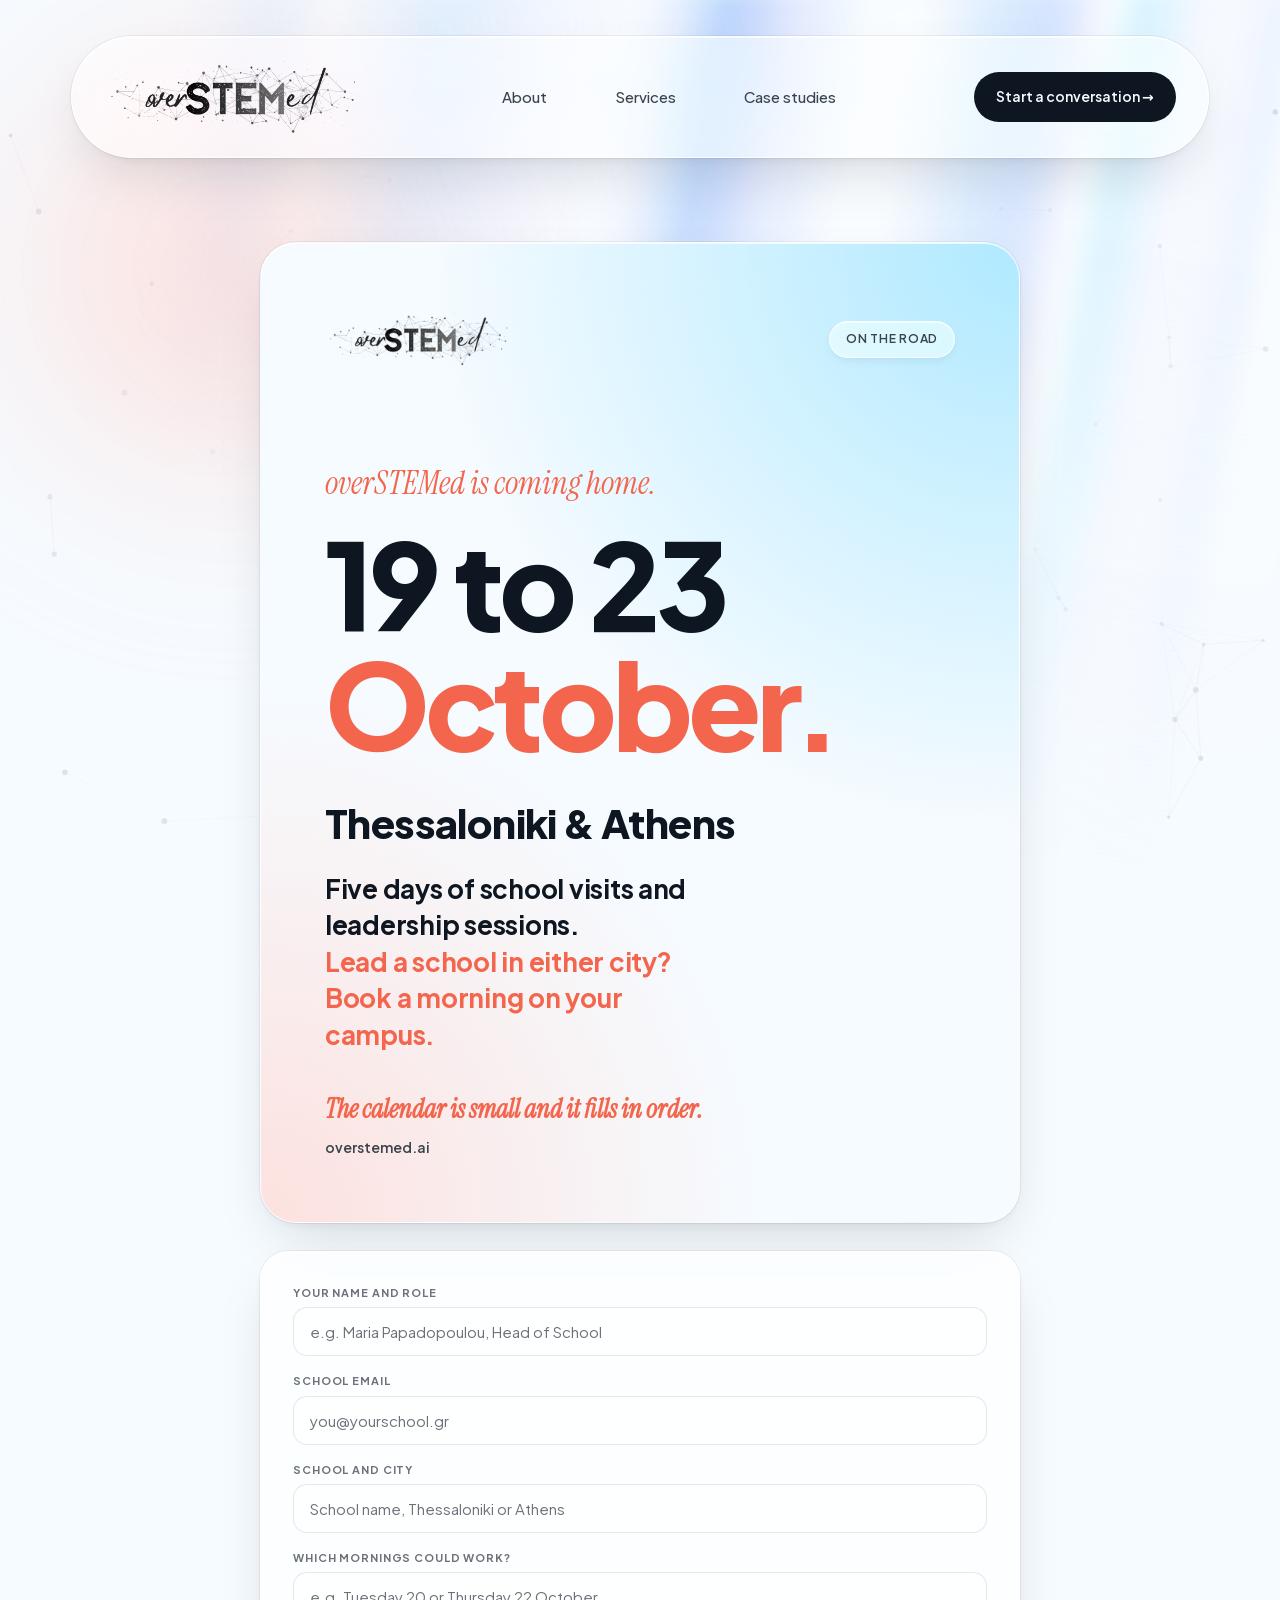
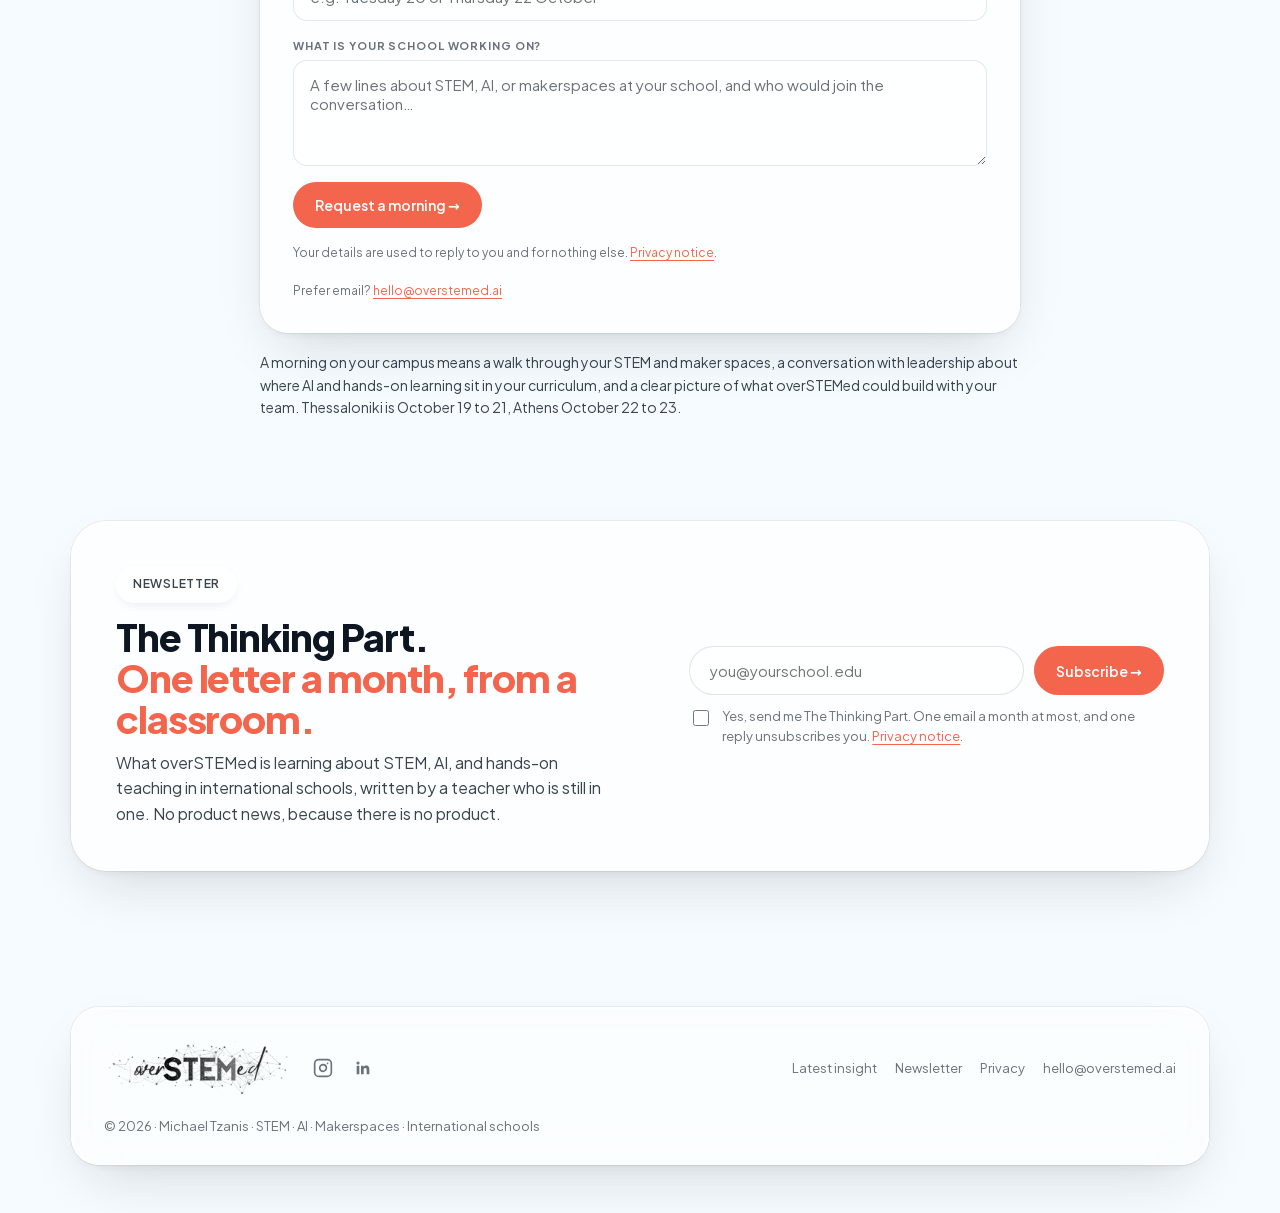
<file: greece/index.html>
<!doctype html>
<html lang="en">
<head>
<meta charset="utf-8" />
<meta name="viewport" content="width=device-width, initial-scale=1.0" />
<title>Greece, October 19 to 23 | overSTEMed</title>
<meta name="description" content="overSTEMed is in Thessaloniki and Athens from October 19 to 23, 2026. Lead a school in either city? Book a morning on your campus." />
<link rel="canonical" href="https://overstemed.ai/greece/" />
<link rel="icon" href="/favicon.ico?v=2" sizes="48x48" />
<link rel="icon" type="image/png" sizes="32x32" href="/favicon-32.png?v=2" />
<link rel="icon" type="image/png" sizes="16x16" href="/favicon-16.png?v=2" />
<link rel="icon" type="image/png" sizes="192x192" href="/favicon-192.png?v=2" />
<link rel="apple-touch-icon" sizes="180x180" href="/favicon-180.png?v=2" />
<meta property="og:type" content="website" />
<meta property="og:url" content="https://overstemed.ai/greece/" />
<meta property="og:title" content="overSTEMed in Thessaloniki and Athens, October 19 to 23" />
<meta property="og:description" content="Five days of school visits and leadership sessions. Lead a school in either city? Book a morning on your campus." />
<meta property="og:image" content="https://overstemed.ai/social-card.png" />
<meta property="og:image:secure_url" content="https://overstemed.ai/social-card.png" />
<meta property="og:image:type" content="image/png" />
<meta property="og:image:width" content="2400" />
<meta property="og:image:height" content="1260" />
<meta property="og:image:alt" content="overSTEMed | Designing future-ready schools" />
<meta name="twitter:card" content="summary_large_image" />
<meta name="twitter:title" content="overSTEMed in Thessaloniki and Athens, October 19 to 23" />
<meta name="twitter:description" content="Five days of school visits and leadership sessions. Lead a school in either city? Book a morning on your campus." />
<meta name="twitter:image" content="https://overstemed.ai/social-card.png" />
<link rel="stylesheet" href="/fonts.css?v=1" />
<link rel="stylesheet" href="/page-styles.css?v=6">
<style>
  .greece-wrap { max-width: 760px; margin: 0 auto; }
  .tour-banner {
    position: relative; overflow: hidden;
    border-radius: var(--r-xl);
    padding: clamp(28px, 6vw, 64px);
    background:
      radial-gradient(130% 100% at 100% 0%, oklch(0.88 0.09 230 / 0.75), transparent 60%),
      radial-gradient(110% 90% at 0% 100%, oklch(0.92 0.06 25 / 0.7), transparent 60%),
      oklch(0.985 0.008 250);
    border: 1px solid var(--glass-stroke);
    box-shadow: var(--glass-shadow);
  }
  .tour-top { display: flex; align-items: center; justify-content: space-between; gap: 16px; margin-bottom: clamp(36px, 8vw, 88px); }
  .tour-top img { height: clamp(40px, 8vw, 64px); width: auto; }
  .tour-kicker { font-family: var(--serif); font-style: italic; font-size: clamp(22px, 4vw, 32px); color: var(--ed); margin: 0 0 14px; }
  .tour-dates { font-weight: 800; font-size: clamp(56px, 14vw, 120px); line-height: 1; letter-spacing: -0.04em; color: var(--ink); margin: 0; }
  .tour-dates em { font-style: normal; color: var(--ed); }
  .tour-cities { margin: clamp(20px, 4vw, 36px) 0 0; font-weight: 800; font-size: clamp(26px, 5vw, 40px); line-height: 1.2; letter-spacing: -0.015em; }
  .tour-line { margin: clamp(14px, 3vw, 24px) 0 0; font-weight: 700; font-size: clamp(17px, 3vw, 26px); line-height: 1.4; letter-spacing: -0.01em; max-width: 22ch; }
  .tour-line span { color: var(--ed); }
  .tour-foot { display: flex; flex-direction: column; align-items: flex-start; gap: 10px; margin-top: clamp(20px, 4vw, 40px); font-size: 14px; font-weight: 600; color: var(--ink-soft); }
  .tour-foot .serif { font-family: var(--serif); font-style: italic; font-size: clamp(17px, 3.2vw, 26px); line-height: 1.3; color: var(--ed); }
  .greece-form { margin-top: 28px; }
  .greece-form .form-card { max-width: none; }
  .greece-note { margin: 18px 0 0; font-size: 14px; color: var(--ink-soft); line-height: 1.6; }
  .greece-note a { color: var(--ed); text-decoration: underline; text-underline-offset: 3px; }
</style>
</head>
<body id="top">

<!-- ───── Aurora background ───── -->
<div class="aurora" aria-hidden="true">
  <div class="aurora__warm"></div>
  <div class="aurora__layer is-tr"></div>
</div>

<!-- ───── Drifting node-network ───── -->
<canvas class="nodes-canvas" aria-hidden="true"></canvas>
<script defer src="/page-scripts.js?v=3"></script>

<!-- ───── Logo SVG symbol (reused) ───── -->
<svg width="0" height="0" style="position:absolute" aria-hidden="true">
  <defs>
    <linearGradient id="lg-glass" x1="0" y1="0" x2="1" y2="1">
      <stop offset="0%" stop-color="oklch(0.96 0.05 30 / 0.95)" />
      <stop offset="55%" stop-color="oklch(0.92 0.05 250 / 0.85)" />
      <stop offset="100%" stop-color="oklch(0.88 0.06 320 / 0.85)" />
    </linearGradient>
    <linearGradient id="lg-ink" x1="0" y1="0" x2="0" y2="1">
      <stop offset="0%" stop-color="oklch(0.28 0.03 255)" />
      <stop offset="100%" stop-color="oklch(0.18 0.025 255)" />
    </linearGradient>
    <symbol id="logo-mark" viewBox="0 0 48 48">
      <!-- squircle base -->
      <path d="M24 1.5
               C 38 1.5  46.5 10  46.5 24
               C 46.5 38  38 46.5  24 46.5
               C 10 46.5  1.5 38  1.5 24
               C 1.5 10  10 1.5  24 1.5 Z"
            fill="url(#lg-glass)" stroke="oklch(1 0 0 / 0.9)" stroke-width="1" />
      <!-- highlight arc -->
      <path d="M6 18 C 14 8, 30 6, 42 14"
            fill="none" stroke="oklch(1 0 0 / 0.7)" stroke-width="1.4" stroke-linecap="round" />
      <!-- monogram 'oS' — o as small ring (over), S as anchor -->
      <circle cx="14" cy="16" r="3.6" fill="none" stroke="url(#lg-ink)" stroke-width="2.2" />
      <text x="24" y="36" text-anchor="middle"
            font-family="Plus Jakarta Sans, sans-serif"
            font-weight="800" font-size="22"
            letter-spacing="-1"
            fill="url(#lg-ink)">S</text>
      <!-- ED dot -->
      <circle cx="36" cy="14" r="3.4" fill="oklch(0.68 0.18 32)" />
      <circle cx="34.8" cy="12.8" r="1.1" fill="oklch(1 0 0 / 0.85)" />
    </symbol>
  </defs>
</svg>

<!-- ───── Floating glass nav ───── -->
<div class="nav-wrap">
  <div class="wrap">
    <nav class="nav">
    <a href="/" class="brand" aria-label="overSTEMed home">
      <img class="brand-logo" src="/over-logo-test.png" alt="overSTEMed" />
    </a>
    <div class="nav-links">
      <a href="/#about">About</a>
      <a href="/services/">Services</a>
      <a href="/case-studies/">Case studies</a>
    </div>
    <a href="/contact/" class="nav-cta">Start a conversation →</a>
  </nav>
  </div>
</div>


<!-- ───────── Greece tour ───────── -->
<section id="greece" data-screen-label="12 Greece">
  <div class="wrap">
    <div class="greece-wrap">

      <div class="tour-banner">
        <div class="tour-top">
          <img src="/over-logo-test.png" alt="overSTEMed" />
          <span class="eyebrow"><span><span class="dot"></span><span>On the road</span></span></span>
        </div>
        <p class="tour-kicker">overSTEMed is coming home.</p>
        <h1 class="tour-dates">19 to 23<br /><em>October.</em></h1>
        <p class="tour-cities">Thessaloniki &amp; Athens</p>
        <p class="tour-line">Five days of school visits and leadership sessions.<br /><span>Lead a school in either city? Book a morning on your campus.</span></p>
        <div class="tour-foot">
          <span class="serif">The calendar is small and it fills in order.</span>
          <span>overstemed.ai</span>
        </div>
      </div>

      <div class="greece-form">
        <div class="form-card">
          <form class="form"
                name="greece-visit"
                method="POST"
                action="https://formspree.io/f/mrejnqwq">
            <input type="hidden" name="_subject" value="overSTEMed: Greece visit request (October 19 to 23)" />
            <input type="hidden" name="_next" value="https://overstemed.ai/greece/?sent=1#greece" />
            <input type="hidden" name="Campaign" value="Greece tour, October 19 to 23, 2026" />

            <div class="field">
              <label>Your name and role</label>
              <input name="Name" type="text" placeholder="e.g. Maria Papadopoulou, Head of School" required />
            </div>
            <div class="field">
              <label>School email</label>
              <input name="email" type="email" placeholder="you@yourschool.gr" required />
            </div>
            <div class="field">
              <label>School and city</label>
              <input name="School" type="text" placeholder="School name, Thessaloniki or Athens" required />
            </div>
            <div class="field">
              <label>Which mornings could work?</label>
              <input name="Dates" type="text" placeholder="e.g. Tuesday 20 or Thursday 22 October" />
            </div>
            <div class="field">
              <label>What is your school working on?</label>
              <textarea name="message" rows="4" placeholder="A few lines about STEM, AI, or makerspaces at your school, and who would join the conversation…" required></textarea>
            </div>

            <input type="text" name="_gotcha" tabindex="-1" autocomplete="off" class="hp" aria-hidden="true" />

          <button type="submit" class="btn btn-ed" style="justify-self: start;">Request a morning →</button>

          <div style="font-size: 12px; color: var(--ink-mute); line-height: 1.5;">Your details are used to reply to you and for nothing else. <a href="/privacy/" style="color: var(--ed); text-decoration: underline; text-underline-offset: 3px;">Privacy notice</a>.</div>

            <div style="font-size: 12px; color: var(--ink-mute); margin-top: 4px;">
              Prefer email? <a href="mailto:hello@overstemed.ai?subject=Greece%20visit%2C%20October%2019%20to%2023" style="color: var(--ed); text-decoration: underline; text-underline-offset: 3px;">hello@overstemed.ai</a>
            </div>
          </form>
        </div>
        <p class="greece-note">A morning on your campus means a walk through your STEM and maker spaces, a conversation with leadership about where AI and hands-on learning sit in your curriculum, and a clear picture of what overSTEMed could build with your team. Thessaloniki is October 19 to 21, Athens October 22 to 23.</p>
      </div>

    </div>
  </div>
</section>

<!-- ───────── Newsletter ───────── -->
<section id="newsletter" class="newsletter" aria-labelledby="newsletter-title">
  <div class="wrap">
    <div class="news-card">
      <div class="news-copy">
        <span class="eyebrow"><span><span class="dot"></span><span>Newsletter</span></span></span>
        <h2 id="newsletter-title">The Thinking Part.<br /><em>One letter a month, from a classroom.</em></h2>
        <p>What overSTEMed is learning about STEM, AI, and hands-on teaching in international schools, written by a teacher who is still in one. No product news, because there is no product.</p>
      </div>
      <form class="news-form" name="newsletter" method="POST" action="https://buttondown.com/api/emails/embed-subscribe/overstemed">
        <label class="sr-only" for="news-email">Email</label>
        <div class="news-row">
          <input id="news-email" name="email" type="email" placeholder="you@yourschool.edu" required autocomplete="email" />
          <button type="submit" class="btn btn-ed">Subscribe →</button>
        </div>
        <label class="news-consent">
          <input type="checkbox" name="Consent" value="Yes, send me The Thinking Part" required />
          <span>Yes, send me The Thinking Part. One email a month at most, and one reply unsubscribes you. <a href="/privacy/">Privacy notice</a>.</span>
        </label>
      </form>
    </div>
  </div>
</section>

<!-- ───────── Footer ───────── -->
<footer>
  <div class="wrap">
    <div class="foot-card">
      <div style="display: flex; align-items: center; gap: 12px;">
        <img class="footer-logo" src="/over-logo-test.png" alt="overSTEMed" />
        <div class="foot-icons">
          <a class="footer-social" href="https://instagram.com/overstemed.ai" target="_blank" rel="noopener" aria-label="overSTEMed on Instagram">
            <svg width="20" height="20" viewBox="0 0 24 24" fill="none" stroke="currentColor" stroke-width="2" stroke-linecap="round" stroke-linejoin="round" aria-hidden="true">
              <rect x="2" y="2" width="20" height="20" rx="5" ry="5"/>
              <path d="M16 11.37A4 4 0 1 1 12.63 8 4 4 0 0 1 16 11.37z"/>
              <line x1="17.5" y1="6.5" x2="17.5" y2="6.5"/>
            </svg>
          </a>
          <a class="footer-social" href="https://www.linkedin.com/company/overstemed" target="_blank" rel="noopener" aria-label="overSTEMed on LinkedIn">
            <svg width="18" height="18" viewBox="0 0 24 24" fill="currentColor" aria-hidden="true"><path d="M20.45 20.45h-3.55v-5.57c0-1.33-.03-3.04-1.85-3.04-1.85 0-2.14 1.45-2.14 2.94v5.67H9.36V9h3.41v1.56h.05c.47-.9 1.63-1.85 3.36-1.85 3.6 0 4.27 2.37 4.27 5.45v6.29zM5.34 7.43a2.06 2.06 0 1 1 0-4.12 2.06 2.06 0 0 1 0 4.12zM7.12 20.45H3.56V9h3.56v11.45z"/></svg>
          </a>
        </div>
      </div>
      <div class="foot-links">
        <a href="/insights/when-ai-does-the-thinking/">Latest insight</a>
        <a href="/#newsletter">Newsletter</a>
        <a href="/privacy/">Privacy</a>
        <a href="mailto:hello@overstemed.ai">hello@overstemed.ai</a>
      </div>
      <div class="meta">© 2026 · Michael Tzanis · STEM · AI · Makerspaces · International schools</div>
    </div>
  </div>
</footer>


</body>
</html>
</file>
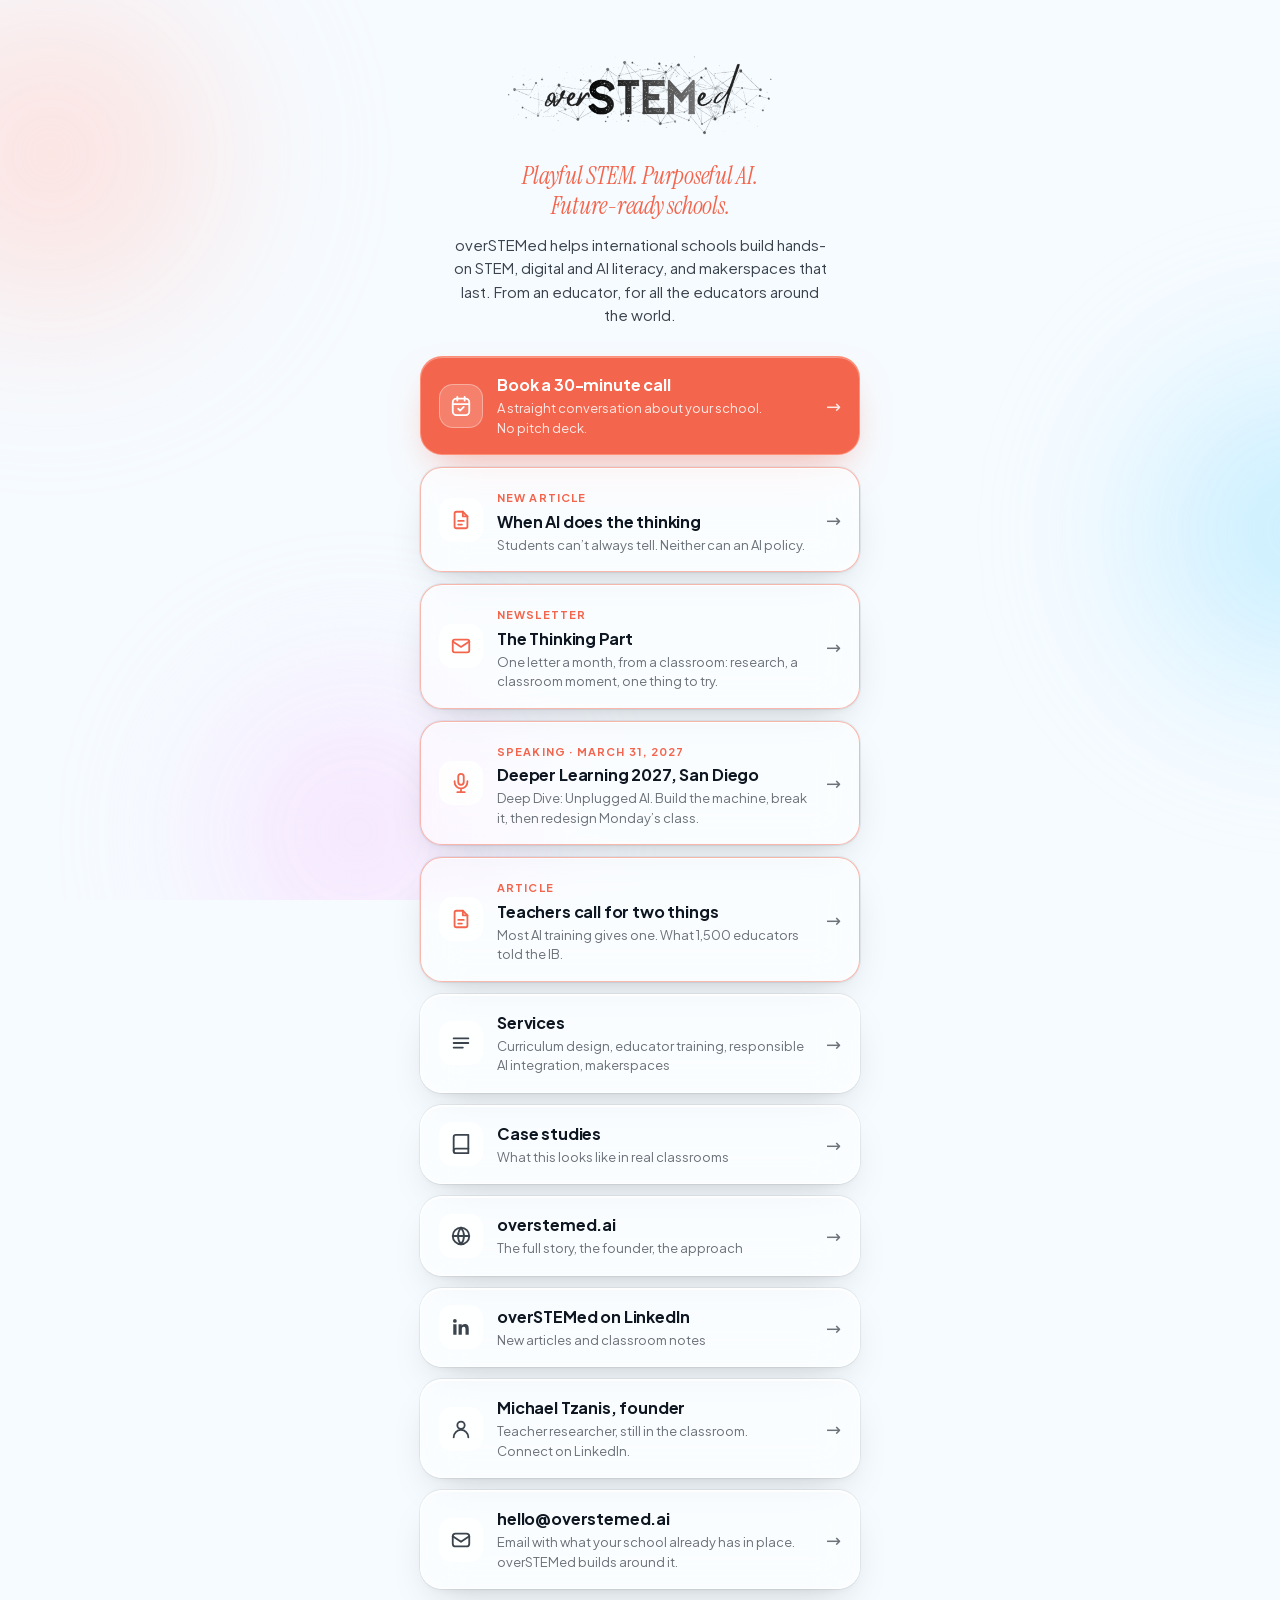
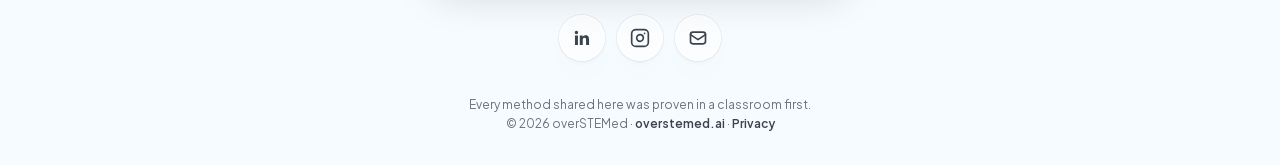
<file: links/index.html>
<!doctype html>
<html lang="en">
<head>
<meta charset="utf-8" />
<meta name="viewport" content="width=device-width, initial-scale=1.0" />
<title>overSTEMed | Links</title>
<meta name="description" content="Everything overSTEMed shares in one place: book a call, read the services, see case studies, and get in touch." />
<meta name="robots" content="noindex, follow" />
<link rel="canonical" href="https://overstemed.ai/links/" />
<link rel="icon" href="/favicon.ico?v=2" sizes="48x48" />
<link rel="icon" type="image/png" sizes="32x32" href="/favicon-32.png?v=2" />
<link rel="icon" type="image/png" sizes="16x16" href="/favicon-16.png?v=2" />
<link rel="icon" type="image/png" sizes="192x192" href="/favicon-192.png?v=2" />
<link rel="apple-touch-icon" sizes="180x180" href="/favicon-180.png?v=2" />
<meta property="og:type" content="website" />
<meta property="og:url" content="https://overstemed.ai/links/" />
<meta property="og:title" content="overSTEMed | Links" />
<meta property="og:description" content="Playful STEM. Purposeful AI. Future-ready schools. Book a call, read the services, see case studies, get in touch." />
<meta property="og:image" content="https://overstemed.ai/social-card.png" />
<meta name="twitter:card" content="summary_large_image" />
<meta name="twitter:title" content="overSTEMed | Links" />
<meta name="twitter:image" content="https://overstemed.ai/social-card.png" />
<link rel="stylesheet" href="/fonts.css?v=1" />
<style>
  :root {
    --bg: oklch(0.985 0.008 250);
    --ink: oklch(0.20 0.025 255);
    --ink-soft: oklch(0.38 0.02 255);
    --ink-mute: oklch(0.55 0.015 255);
    --ed: oklch(0.68 0.18 32);
    --ed-deep: oklch(0.58 0.18 32);
    --glass: oklch(1 0 0 / 0.58);
    --glass-strong: oklch(1 0 0 / 0.78);
    --glass-stroke: oklch(1 0 0 / 0.8);
    --glass-shadow: 0 1px 0 oklch(1 0 0 / 0.7) inset, 0 0 0 1px oklch(0.2 0.02 255 / 0.06), 0 18px 44px -18px oklch(0.2 0.02 255 / 0.22), 0 4px 12px -6px oklch(0.2 0.02 255 / 0.10);
    --sans: "Plus Jakarta Sans", ui-sans-serif, system-ui, -apple-system, "SF Pro Text", sans-serif;
    --serif: "Instrument Serif", "Iowan Old Style", Georgia, serif;
  }
  * { box-sizing: border-box; }
  html, body { margin: 0; }
  body {
    min-height: 100dvh;
    background: var(--bg);
    color: var(--ink);
    font-family: var(--sans);
    font-size: 16px;
    line-height: 1.5;
    -webkit-font-smoothing: antialiased;
    text-rendering: optimizeLegibility;
    display: flex;
    flex-direction: column;
    align-items: center;
    padding: 40px 20px 32px;
    position: relative;
    overflow-x: hidden;
  }
  a { color: inherit; text-decoration: none; }

  /* Aurora background, same family as the main site */
  .aurora { position: fixed; inset: 0; z-index: 0; overflow: hidden; pointer-events: none; }
  .aurora span { position: absolute; border-radius: 50%; filter: blur(70px); opacity: 0.85; }
  .aurora .a { top: -14%; left: -18%; width: 70vw; height: 70vw; max-width: 560px; max-height: 560px;
    background: radial-gradient(circle, oklch(0.92 0.06 25), transparent 62%); }
  .aurora .b { top: 30%; right: -22%; width: 70vw; height: 70vw; max-width: 520px; max-height: 520px;
    background: radial-gradient(circle, oklch(0.90 0.07 230), transparent 62%); }
  .aurora .c { bottom: -18%; left: 10%; width: 60vw; height: 60vw; max-width: 460px; max-height: 460px;
    background: radial-gradient(circle, oklch(0.92 0.06 320), transparent 62%); }

  .page { position: relative; z-index: 1; width: 100%; max-width: 440px; display: flex; flex-direction: column; align-items: center; }

  .logo { width: min(280px, 78%); height: auto; display: block; margin: 8px auto 18px; }

  .tagline {
    margin: 0;
    font-family: var(--serif);
    font-style: italic;
    font-size: 24px;
    line-height: 1.25;
    color: var(--ed);
    text-align: center;
    letter-spacing: -0.01em;
  }
  .lede {
    margin: 12px 0 0;
    text-align: center;
    color: var(--ink-soft);
    font-size: 15px;
    line-height: 1.55;
    max-width: 34ch;
  }

  .links { list-style: none; margin: 30px 0 0; padding: 0; width: 100%; display: flex; flex-direction: column; gap: 12px; }
  .link {
    display: flex; align-items: center; gap: 14px;
    width: 100%;
    padding: 16px 18px;
    border-radius: 22px;
    background: var(--glass);
    -webkit-backdrop-filter: blur(20px) saturate(160%);
    backdrop-filter: blur(20px) saturate(160%);
    border: 1px solid var(--glass-stroke);
    box-shadow: var(--glass-shadow);
    transition: transform 0.18s ease, background 0.18s ease, box-shadow 0.18s ease;
  }
  .link:hover, .link:focus-visible { transform: translateY(-2px); background: var(--glass-strong); outline: none; }
  .link:active { transform: translateY(0); }
  .link .icon {
    flex: 0 0 44px; width: 44px; height: 44px;
    display: grid; place-items: center;
    border-radius: 14px;
    background: oklch(1 0 0 / 0.7);
    border: 1px solid oklch(1 0 0 / 0.9);
    color: var(--ink-soft);
  }
  .link .icon svg { width: 22px; height: 22px; }
  .link .text { flex: 1; min-width: 0; }
  .link .title { display: block; font-weight: 700; font-size: 16px; letter-spacing: -0.01em; }
  .link .sub { display: block; font-size: 13px; color: var(--ink-mute); margin-top: 2px; }
  .link .sub .oneline { white-space: nowrap; display: inline-block; max-width: 100%; }
  .link .arrow { flex: 0 0 auto; color: var(--ink-mute); font-size: 18px; }

  .link.primary { background: var(--ed); border-color: oklch(0.78 0.14 32 / 0.9); color: white;
    box-shadow: 0 1px 0 oklch(1 0 0 / 0.35) inset, 0 18px 40px -16px oklch(0.68 0.18 32 / 0.55); }
  .link.primary:hover, .link.primary:focus-visible { background: var(--ed-deep); }
  .link.primary .icon { background: oklch(1 0 0 / 0.18); border-color: oklch(1 0 0 / 0.35); color: white; }
  .link.primary .sub, .link.primary .arrow { color: oklch(1 0 0 / 0.85); }

  .link.feature { border-color: oklch(0.68 0.18 32 / 0.45); }
  .link.feature .icon { color: var(--ed); }
  .link.feature .kicker { display: inline-block; font-size: 11px; font-weight: 700; letter-spacing: 0.1em; text-transform: uppercase; color: var(--ed); margin-bottom: 3px; }

  .social { display: flex; gap: 12px; margin-top: 26px; }
  .social a {
    width: 46px; height: 46px; border-radius: 50%;
    display: grid; place-items: center;
    background: var(--glass);
    border: 1px solid var(--glass-stroke);
    box-shadow: var(--glass-shadow);
    color: var(--ink-soft);
    transition: transform 0.18s ease, color 0.18s ease;
  }
  .social a:hover, .social a:focus-visible { transform: translateY(-2px); color: var(--ed); outline: none; }
  .social svg { width: 20px; height: 20px; }

  footer { margin-top: 34px; text-align: center; color: var(--ink-mute); font-size: 12px; line-height: 1.6; }
  footer a { color: var(--ink-soft); font-weight: 600; }

  @media (prefers-reduced-motion: reduce) { .link, .social a { transition: none; } }
</style>
</head>
<body>

<div class="aurora" aria-hidden="true"><span class="a"></span><span class="b"></span><span class="c"></span></div>

<main class="page">
  <a href="https://overstemed.ai/" aria-label="overSTEMed home">
    <img class="logo" src="/over-logo-test.png" alt="overSTEMed" width="1984" height="674" />
  </a>
  <p class="tagline">Playful STEM. Purposeful AI.<br />Future-ready schools.</p>
  <p class="lede">overSTEMed helps international schools build hands-on STEM, digital and AI literacy, and makerspaces that last. From an educator, for all the educators around the world.</p>

  <ul class="links">
    <li>
      <a class="link primary" href="https://calendar.app.google/Gt98muScZbYptRLy6" target="_blank" rel="noopener">
        <span class="icon" aria-hidden="true">
          <svg viewBox="0 0 24 24" fill="none" stroke="currentColor" stroke-width="2" stroke-linecap="round" stroke-linejoin="round"><rect x="3" y="4" width="18" height="18" rx="4"/><path d="M16 2v4M8 2v4M3 10h18"/><path d="M9 15l2 2 4-4"/></svg>
        </span>
        <span class="text"><span class="title">Book a 30-minute call</span><span class="sub">A straight conversation about your school.<br />No pitch deck.</span></span>
        <span class="arrow" aria-hidden="true">→</span>
      </a>
    </li>

    <li>
      <a class="link feature" href="https://overstemed.ai/insights/when-ai-does-the-thinking/">
        <span class="icon" aria-hidden="true">
          <svg viewBox="0 0 24 24" fill="none" stroke="currentColor" stroke-width="2" stroke-linecap="round" stroke-linejoin="round"><path d="M14 3H7a2 2 0 0 0-2 2v14a2 2 0 0 0 2 2h10a2 2 0 0 0 2-2V8z"/><path d="M14 3v5h5M9 13h6M9 17h4"/></svg>
        </span>
        <span class="text"><span class="kicker">New article</span><span class="title">When AI does the thinking</span><span class="sub">Students can&rsquo;t always tell. Neither can an AI policy.</span></span>
        <span class="arrow" aria-hidden="true">&rarr;</span>
      </a>
    </li>

    <li>
      <a class="link feature" href="https://overstemed.ai/#newsletter">
        <span class="icon" aria-hidden="true">
          <svg viewBox="0 0 24 24" fill="none" stroke="currentColor" stroke-width="2" stroke-linecap="round" stroke-linejoin="round"><rect x="3" y="5" width="18" height="14" rx="2"/><path d="M3 7l9 6 9-6"/></svg>
        </span>
        <span class="text"><span class="kicker">Newsletter</span><span class="title">The Thinking Part</span><span class="sub">One letter a month, from a classroom: research, a classroom moment, one thing to try.</span></span>
        <span class="arrow" aria-hidden="true">&rarr;</span>
      </a>
    </li>

    <li>
      <a class="link feature" href="https://deeper-learning.org/">
        <span class="icon" aria-hidden="true">
          <svg viewBox="0 0 24 24" fill="none" stroke="currentColor" stroke-width="2" stroke-linecap="round" stroke-linejoin="round"><rect x="9" y="2" width="6" height="12" rx="3"/><path d="M5 10v1a7 7 0 0 0 14 0v-1M12 18v4M8 22h8"/></svg>
        </span>
        <span class="text"><span class="kicker">Speaking &middot; March 31, 2027</span><span class="title">Deeper Learning 2027, San Diego</span><span class="sub">Deep Dive: Unplugged AI. Build the machine, break it, then redesign Monday&rsquo;s class.</span></span>
        <span class="arrow" aria-hidden="true">&rarr;</span>
      </a>
    </li>

    <li>
      <a class="link feature" href="https://overstemed.ai/insights/two-pathways/">
        <span class="icon" aria-hidden="true">
          <svg viewBox="0 0 24 24" fill="none" stroke="currentColor" stroke-width="2" stroke-linecap="round" stroke-linejoin="round"><path d="M14 3H7a2 2 0 0 0-2 2v14a2 2 0 0 0 2 2h10a2 2 0 0 0 2-2V8z"/><path d="M14 3v5h5M9 13h6M9 17h4"/></svg>
        </span>
        <span class="text"><span class="kicker">Article</span><span class="title">Teachers call for two things</span><span class="sub">Most AI training gives one. What 1,500 educators told the IB.</span></span>
        <span class="arrow" aria-hidden="true">→</span>
      </a>
    </li>

    <li>
      <a class="link" href="https://overstemed.ai/services/">
        <span class="icon" aria-hidden="true">
          <svg viewBox="0 0 24 24" fill="none" stroke="currentColor" stroke-width="2" stroke-linecap="round" stroke-linejoin="round"><path d="M4 7h16M4 12h16M4 17h10"/></svg>
        </span>
        <span class="text"><span class="title">Services</span><span class="sub">Curriculum design, educator training, responsible AI integration, makerspaces</span></span>
        <span class="arrow" aria-hidden="true">→</span>
      </a>
    </li>

    <li>
      <a class="link" href="https://overstemed.ai/case-studies/">
        <span class="icon" aria-hidden="true">
          <svg viewBox="0 0 24 24" fill="none" stroke="currentColor" stroke-width="2" stroke-linecap="round" stroke-linejoin="round"><path d="M4 19.5A2.5 2.5 0 0 1 6.5 17H20"/><path d="M6.5 2H20v20H6.5A2.5 2.5 0 0 1 4 19.5v-15A2.5 2.5 0 0 1 6.5 2z"/></svg>
        </span>
        <span class="text"><span class="title">Case studies</span><span class="sub">What this looks like in real classrooms</span></span>
        <span class="arrow" aria-hidden="true">→</span>
      </a>
    </li>

    <li>
      <a class="link" href="https://overstemed.ai/">
        <span class="icon" aria-hidden="true">
          <svg viewBox="0 0 24 24" fill="none" stroke="currentColor" stroke-width="2" stroke-linecap="round" stroke-linejoin="round"><circle cx="12" cy="12" r="9"/><path d="M3 12h18M12 3a14 14 0 0 1 0 18M12 3a14 14 0 0 0 0 18"/></svg>
        </span>
        <span class="text"><span class="title">overstemed.ai</span><span class="sub">The full story, the founder, the approach</span></span>
        <span class="arrow" aria-hidden="true">→</span>
      </a>
    </li>

    <li>
      <a class="link" href="https://www.linkedin.com/company/overstemed" target="_blank" rel="noopener">
        <span class="icon" aria-hidden="true">
          <svg viewBox="0 0 24 24" fill="currentColor"><path d="M20.45 20.45h-3.55v-5.57c0-1.33-.03-3.04-1.85-3.04-1.85 0-2.14 1.45-2.14 2.94v5.67H9.36V9h3.41v1.56h.05c.47-.9 1.63-1.85 3.36-1.85 3.6 0 4.27 2.37 4.27 5.45v6.29zM5.34 7.43a2.06 2.06 0 1 1 0-4.12 2.06 2.06 0 0 1 0 4.12zM7.12 20.45H3.56V9h3.56v11.45z"/></svg>
        </span>
        <span class="text"><span class="title">overSTEMed on LinkedIn</span><span class="sub">New articles and classroom notes</span></span>
        <span class="arrow" aria-hidden="true">→</span>
      </a>
    </li>

    <li>
      <a class="link" href="https://www.linkedin.com/in/mtzanis/" target="_blank" rel="noopener">
        <span class="icon" aria-hidden="true">
          <svg viewBox="0 0 24 24" fill="none" stroke="currentColor" stroke-width="2" stroke-linecap="round" stroke-linejoin="round"><circle cx="12" cy="8" r="4"/><path d="M4 21a8 8 0 0 1 16 0"/></svg>
        </span>
        <span class="text"><span class="title">Michael Tzanis, founder</span><span class="sub">Teacher researcher, still in the classroom.<br />Connect on LinkedIn.</span></span>
        <span class="arrow" aria-hidden="true">→</span>
      </a>
    </li>

    <li>
      <a class="link" href="mailto:hello@overstemed.ai?subject=Hello%20from%20Instagram">
        <span class="icon" aria-hidden="true">
          <svg viewBox="0 0 24 24" fill="none" stroke="currentColor" stroke-width="2" stroke-linecap="round" stroke-linejoin="round"><rect x="3" y="5" width="18" height="14" rx="3"/><path d="M3 8l9 6 9-6"/></svg>
        </span>
        <span class="text"><span class="title">hello@overstemed.ai</span><span class="sub">Email with what your school already has in place.<br /><span class="oneline">overSTEMed builds around it.</span></span></span>
        <span class="arrow" aria-hidden="true">→</span>
      </a>
    </li>
  </ul>

  <div class="social">
    <a href="https://www.linkedin.com/company/overstemed" target="_blank" rel="noopener" aria-label="overSTEMed on LinkedIn">
      <svg viewBox="0 0 24 24" fill="currentColor" aria-hidden="true"><path d="M20.45 20.45h-3.55v-5.57c0-1.33-.03-3.04-1.85-3.04-1.85 0-2.14 1.45-2.14 2.94v5.67H9.36V9h3.41v1.56h.05c.47-.9 1.63-1.85 3.36-1.85 3.6 0 4.27 2.37 4.27 5.45v6.29zM5.34 7.43a2.06 2.06 0 1 1 0-4.12 2.06 2.06 0 0 1 0 4.12zM7.12 20.45H3.56V9h3.56v11.45z"/></svg>
    </a>
    <a href="https://instagram.com/overstemed.ai" target="_blank" rel="noopener" aria-label="overSTEMed on Instagram">
      <svg viewBox="0 0 24 24" fill="none" stroke="currentColor" stroke-width="2" stroke-linecap="round" stroke-linejoin="round" aria-hidden="true"><rect x="2" y="2" width="20" height="20" rx="5" ry="5"/><path d="M16 11.37A4 4 0 1 1 12.63 8 4 4 0 0 1 16 11.37z"/><line x1="17.5" y1="6.5" x2="17.5" y2="6.5"/></svg>
    </a>
    <a href="mailto:hello@overstemed.ai" aria-label="Email overSTEMed">
      <svg viewBox="0 0 24 24" fill="none" stroke="currentColor" stroke-width="2" stroke-linecap="round" stroke-linejoin="round" aria-hidden="true"><rect x="3" y="5" width="18" height="14" rx="3"/><path d="M3 8l9 6 9-6"/></svg>
    </a>
  </div>

  <footer>
    Every method shared here was proven in a classroom first.<br />
    &copy; 2026 overSTEMed &middot; <a href="https://overstemed.ai/">overstemed.ai</a> &middot; <a href="https://overstemed.ai/privacy/">Privacy</a>
  </footer>
</main>

</body>
</html>
</file>
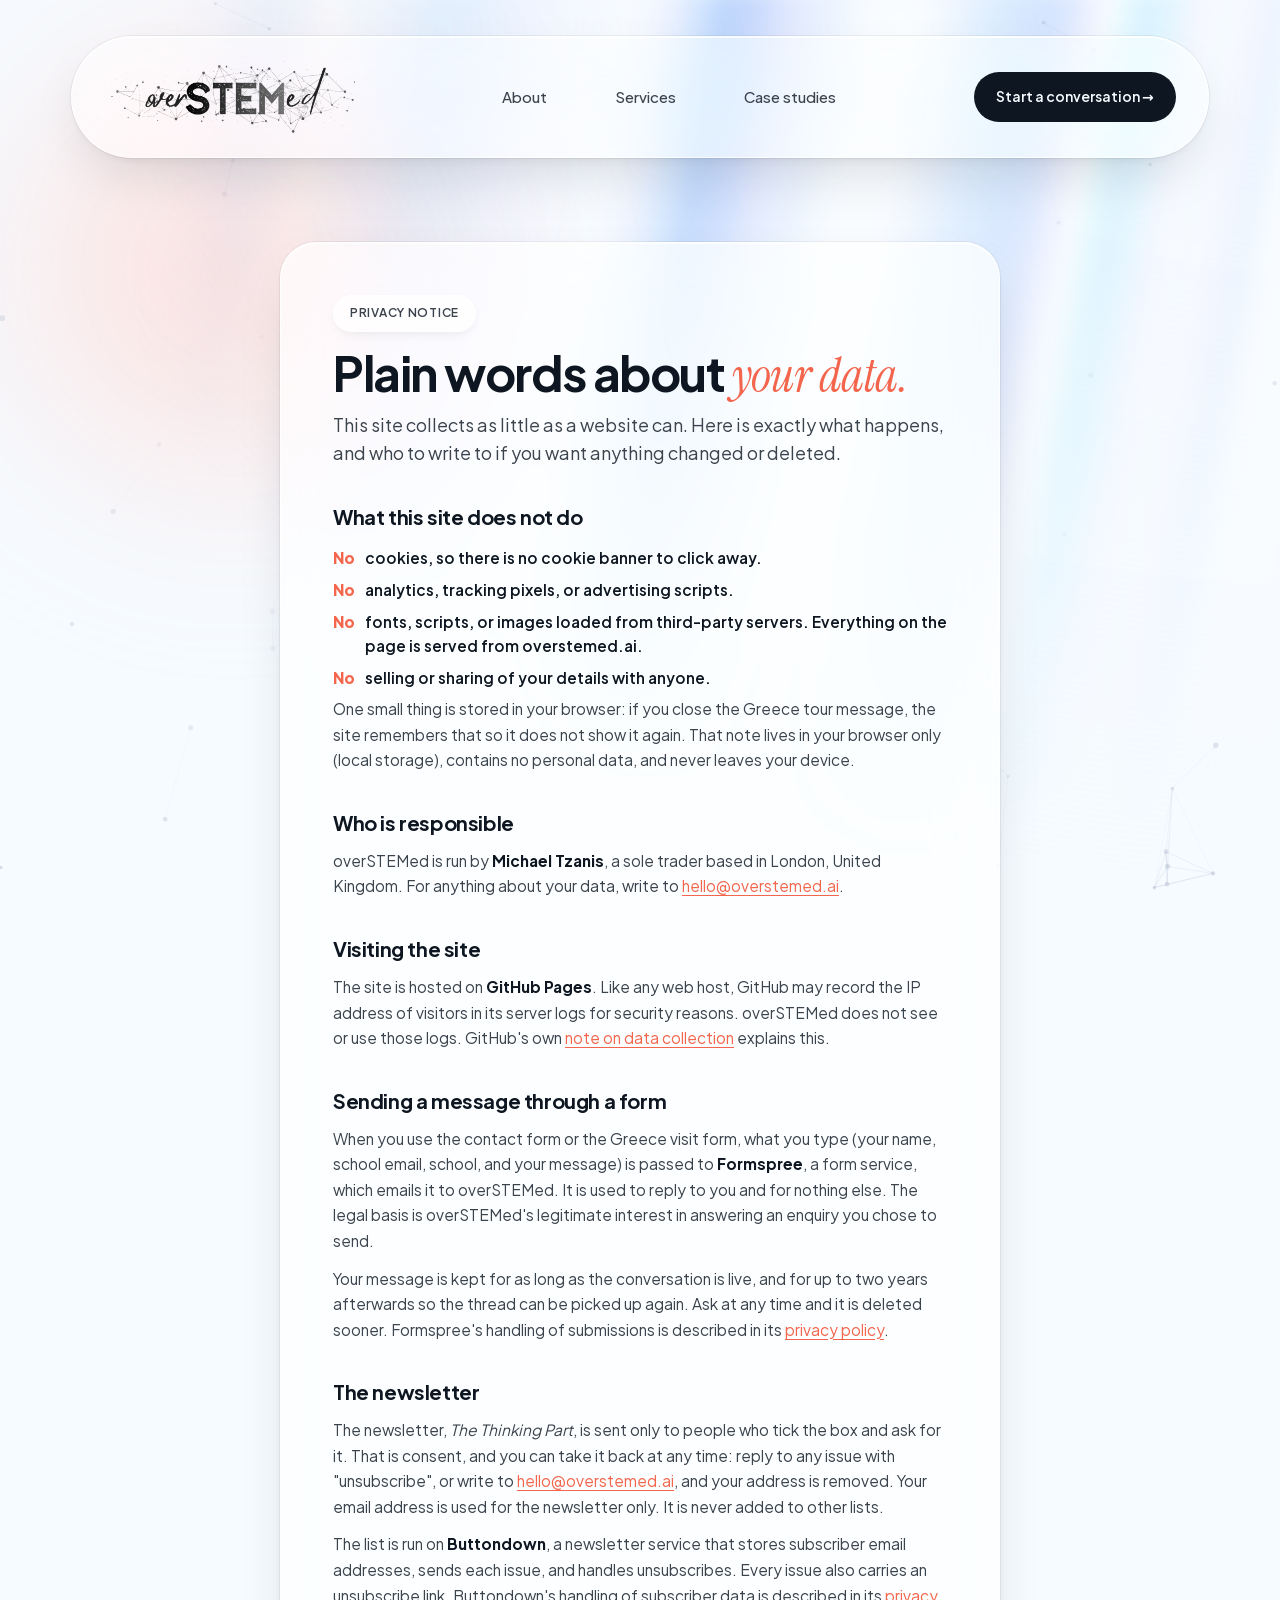
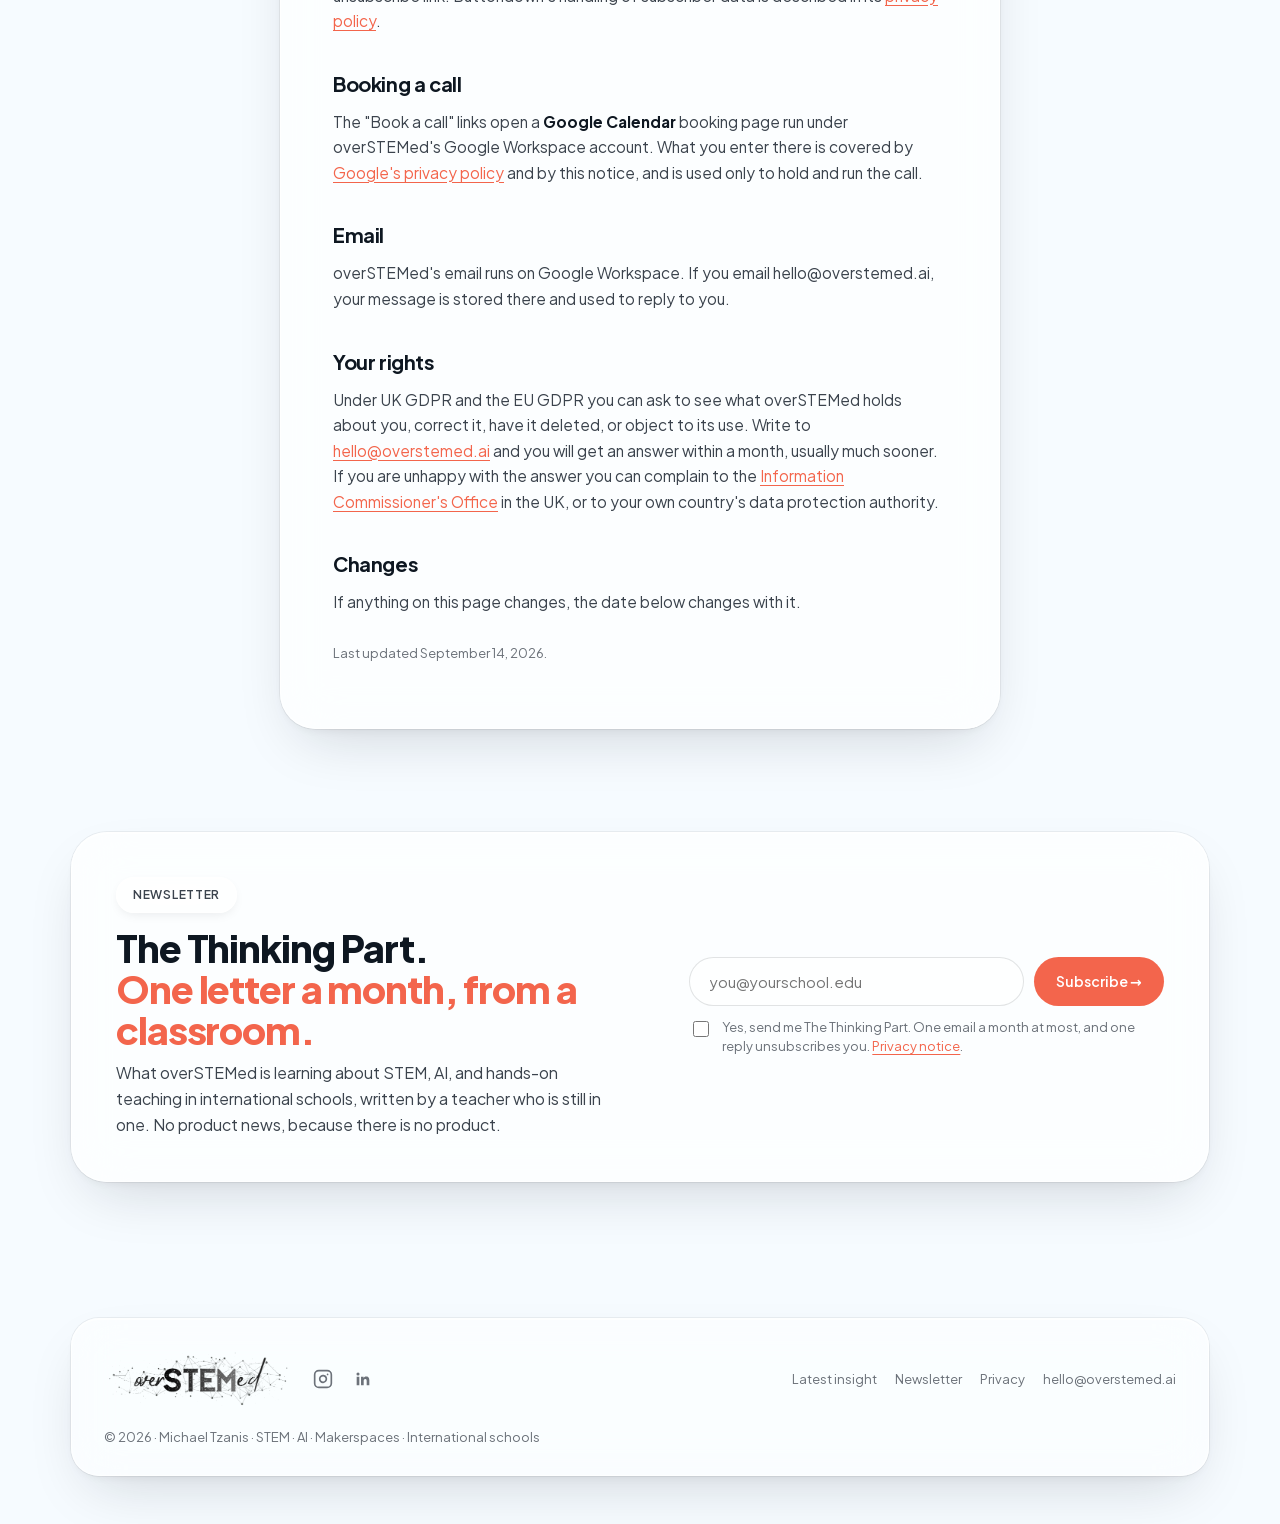
<file: privacy/index.html>
<!doctype html>
<html lang="en">
<head>
<meta charset="utf-8" />
<meta name="viewport" content="width=device-width, initial-scale=1.0" />
<title>Privacy notice | overSTEMed</title>
<meta name="description" content="What overstemed.ai collects about visitors (almost nothing), what happens to a form or newsletter signup, and how to ask for your data to be deleted." />
<link rel="canonical" href="https://overstemed.ai/privacy/" />
<link rel="icon" href="/favicon.ico?v=2" sizes="48x48" />
<link rel="icon" type="image/png" sizes="32x32" href="/favicon-32.png?v=2" />
<link rel="icon" type="image/png" sizes="16x16" href="/favicon-16.png?v=2" />
<link rel="icon" type="image/png" sizes="192x192" href="/favicon-192.png?v=2" />
<link rel="apple-touch-icon" sizes="180x180" href="/favicon-180.png?v=2" />
<meta property="og:type" content="website" />
<meta property="og:url" content="https://overstemed.ai/privacy/" />
<meta property="og:title" content="Privacy notice | overSTEMed" />
<meta property="og:description" content="What overstemed.ai collects about visitors, and how to ask for your data to be deleted." />
<meta property="og:image" content="https://overstemed.ai/social-card.png" />
<meta property="og:image:secure_url" content="https://overstemed.ai/social-card.png" />
<meta property="og:image:type" content="image/png" />
<meta property="og:image:width" content="2400" />
<meta property="og:image:height" content="1260" />
<meta property="og:image:alt" content="overSTEMed | Designing future-ready schools" />
<meta name="twitter:card" content="summary_large_image" />
<meta name="twitter:title" content="Privacy notice | overSTEMed" />
<meta name="twitter:description" content="What overstemed.ai collects about visitors, and how to ask for your data to be deleted." />
<meta name="twitter:image" content="https://overstemed.ai/social-card.png" />
<link rel="stylesheet" href="/fonts.css?v=1" />
<link rel="stylesheet" href="/page-styles.css?v=6">
<style>
  .legal-wrap { max-width: 720px; margin: 0 auto; }
  .legal-card {
    padding: clamp(28px, 5vw, 52px);
    border-radius: var(--r-xl);
    background: var(--glass-strong);
    backdrop-filter: blur(28px) saturate(180%);
    -webkit-backdrop-filter: blur(28px) saturate(180%);
    border: 1px solid var(--glass-stroke);
    box-shadow: var(--glass-shadow);
  }
  .legal-card h1 { font-size: clamp(32px, 5vw, 48px); line-height: 1.05; letter-spacing: -0.03em; margin: 16px 0 10px; }
  .legal-card h1 .serif-i { font-family: var(--serif); font-style: italic; font-weight: 400; letter-spacing: -0.01em; color: var(--ed); }
  .legal-card .lede { font-size: 18px; line-height: 1.55; color: var(--ink-soft); margin: 0 0 8px; }
  .legal-card h2 { font-size: 20px; letter-spacing: -0.02em; margin: 34px 0 10px; }
  .legal-card p, .legal-card li { font-size: 15.5px; line-height: 1.65; color: var(--ink-soft); }
  .legal-card p { margin: 0 0 12px; }
  .legal-card ul { padding-left: 20px; margin: 0 0 12px; }
  .legal-card li { margin: 0 0 6px; }
  .legal-card a { color: var(--ed); text-decoration: underline; text-underline-offset: 3px; }
  .legal-card strong { color: var(--ink); }
  .legal-card .stamp { font-size: 13px; color: var(--ink-mute); margin-top: 28px; }
  .none-list { display: grid; gap: 8px; margin: 14px 0 6px; }
  .none-list div { display: flex; gap: 10px; align-items: baseline; font-size: 15.5px; color: var(--ink); font-weight: 600; }
  .none-list div span.no { color: var(--ed); font-weight: 800; }
</style>
</head>
<body id="top">

<!-- ───── Aurora background ───── -->
<div class="aurora" aria-hidden="true">
  <div class="aurora__warm"></div>
  <div class="aurora__layer is-tr"></div>
</div>

<!-- ───── Drifting node-network ───── -->
<canvas class="nodes-canvas" aria-hidden="true"></canvas>
<script defer src="/page-scripts.js?v=3"></script>

<!-- ───── Logo SVG symbol (reused) ───── -->
<svg width="0" height="0" style="position:absolute" aria-hidden="true">
  <defs>
    <linearGradient id="lg-glass" x1="0" y1="0" x2="1" y2="1">
      <stop offset="0%" stop-color="oklch(0.96 0.05 30 / 0.95)" />
      <stop offset="55%" stop-color="oklch(0.92 0.05 250 / 0.85)" />
      <stop offset="100%" stop-color="oklch(0.88 0.06 320 / 0.85)" />
    </linearGradient>
    <linearGradient id="lg-ink" x1="0" y1="0" x2="0" y2="1">
      <stop offset="0%" stop-color="oklch(0.28 0.03 255)" />
      <stop offset="100%" stop-color="oklch(0.18 0.025 255)" />
    </linearGradient>
    <symbol id="logo-mark" viewBox="0 0 48 48">
      <!-- squircle base -->
      <path d="M24 1.5
               C 38 1.5  46.5 10  46.5 24
               C 46.5 38  38 46.5  24 46.5
               C 10 46.5  1.5 38  1.5 24
               C 1.5 10  10 1.5  24 1.5 Z"
            fill="url(#lg-glass)" stroke="oklch(1 0 0 / 0.9)" stroke-width="1" />
      <!-- highlight arc -->
      <path d="M6 18 C 14 8, 30 6, 42 14"
            fill="none" stroke="oklch(1 0 0 / 0.7)" stroke-width="1.4" stroke-linecap="round" />
      <!-- monogram 'oS' — o as small ring (over), S as anchor -->
      <circle cx="14" cy="16" r="3.6" fill="none" stroke="url(#lg-ink)" stroke-width="2.2" />
      <text x="24" y="36" text-anchor="middle"
            font-family="Plus Jakarta Sans, sans-serif"
            font-weight="800" font-size="22"
            letter-spacing="-1"
            fill="url(#lg-ink)">S</text>
      <!-- ED dot -->
      <circle cx="36" cy="14" r="3.4" fill="oklch(0.68 0.18 32)" />
      <circle cx="34.8" cy="12.8" r="1.1" fill="oklch(1 0 0 / 0.85)" />
    </symbol>
  </defs>
</svg>

<!-- ───── Floating glass nav ───── -->
<div class="nav-wrap">
  <div class="wrap">
    <nav class="nav">
    <a href="/" class="brand" aria-label="overSTEMed home">
      <img class="brand-logo" src="/over-logo-test.png" alt="overSTEMed" />
    </a>
    <div class="nav-links">
      <a href="/#about">About</a>
      <a href="/services/">Services</a>
      <a href="/case-studies/">Case studies</a>
    </div>
    <a href="/contact/" class="nav-cta">Start a conversation →</a>
  </nav>
  </div>
</div>


<!-- ───────── Privacy notice ───────── -->
<section id="privacy" data-screen-label="13 Privacy">
  <div class="wrap">
    <div class="legal-wrap">
      <div class="legal-card">
        <span class="eyebrow"><span><span class="dot"></span><span>Privacy notice</span></span></span>
        <h1>Plain words about <span class="serif-i">your data.</span></h1>
        <p class="lede">This site collects as little as a website can. Here is exactly what happens, and who to write to if you want anything changed or deleted.</p>

        <h2>What this site does not do</h2>
        <div class="none-list">
          <div><span class="no">No</span> cookies, so there is no cookie banner to click away.</div>
          <div><span class="no">No</span> analytics, tracking pixels, or advertising scripts.</div>
          <div><span class="no">No</span> fonts, scripts, or images loaded from third-party servers. Everything on the page is served from overstemed.ai.</div>
          <div><span class="no">No</span> selling or sharing of your details with anyone.</div>
        </div>
        <p>One small thing is stored in your browser: if you close the Greece tour message, the site remembers that so it does not show it again. That note lives in your browser only (local storage), contains no personal data, and never leaves your device.</p>

        <h2>Who is responsible</h2>
        <p>overSTEMed is run by <strong>Michael Tzanis</strong>, a sole trader based in London, United Kingdom. For anything about your data, write to <a href="mailto:hello@overstemed.ai">hello@overstemed.ai</a>.</p>

        <h2>Visiting the site</h2>
        <p>The site is hosted on <strong>GitHub Pages</strong>. Like any web host, GitHub may record the IP address of visitors in its server logs for security reasons. overSTEMed does not see or use those logs. GitHub's own <a href="https://docs.github.com/en/pages/getting-started-with-github-pages/what-is-github-pages#data-collection" target="_blank" rel="noopener">note on data collection</a> explains this.</p>

        <h2>Sending a message through a form</h2>
        <p>When you use the contact form or the Greece visit form, what you type (your name, school email, school, and your message) is passed to <strong>Formspree</strong>, a form service, which emails it to overSTEMed. It is used to reply to you and for nothing else. The legal basis is overSTEMed's legitimate interest in answering an enquiry you chose to send.</p>
        <p>Your message is kept for as long as the conversation is live, and for up to two years afterwards so the thread can be picked up again. Ask at any time and it is deleted sooner. Formspree's handling of submissions is described in its <a href="https://formspree.io/legal/privacy-policy/" target="_blank" rel="noopener">privacy policy</a>.</p>

        <h2>The newsletter</h2>
        <p>The newsletter, <em>The Thinking Part</em>, is sent only to people who tick the box and ask for it. That is consent, and you can take it back at any time: reply to any issue with "unsubscribe", or write to <a href="mailto:hello@overstemed.ai">hello@overstemed.ai</a>, and your address is removed. Your email address is used for the newsletter only. It is never added to other lists.</p>
        <p>The list is run on <strong>Buttondown</strong>, a newsletter service that stores subscriber email addresses, sends each issue, and handles unsubscribes. Every issue also carries an unsubscribe link. Buttondown's handling of subscriber data is described in its <a href="https://buttondown.com/legal/privacy" target="_blank" rel="noopener">privacy policy</a>.</p>

        <h2>Booking a call</h2>
        <p>The "Book a call" links open a <strong>Google Calendar</strong> booking page run under overSTEMed's Google Workspace account. What you enter there is covered by <a href="https://policies.google.com/privacy" target="_blank" rel="noopener">Google's privacy policy</a> and by this notice, and is used only to hold and run the call.</p>

        <h2>Email</h2>
        <p>overSTEMed's email runs on Google Workspace. If you email hello@overstemed.ai, your message is stored there and used to reply to you.</p>

        <h2>Your rights</h2>
        <p>Under UK GDPR and the EU GDPR you can ask to see what overSTEMed holds about you, correct it, have it deleted, or object to its use. Write to <a href="mailto:hello@overstemed.ai">hello@overstemed.ai</a> and you will get an answer within a month, usually much sooner. If you are unhappy with the answer you can complain to the <a href="https://ico.org.uk/" target="_blank" rel="noopener">Information Commissioner's Office</a> in the UK, or to your own country's data protection authority.</p>

        <h2>Changes</h2>
        <p>If anything on this page changes, the date below changes with it.</p>

        <p class="stamp">Last updated September 14, 2026.</p>
      </div>
    </div>
  </div>
</section>

<!-- ───────── Newsletter ───────── -->
<section id="newsletter" class="newsletter" aria-labelledby="newsletter-title">
  <div class="wrap">
    <div class="news-card">
      <div class="news-copy">
        <span class="eyebrow"><span><span class="dot"></span><span>Newsletter</span></span></span>
        <h2 id="newsletter-title">The Thinking Part.<br /><em>One letter a month, from a classroom.</em></h2>
        <p>What overSTEMed is learning about STEM, AI, and hands-on teaching in international schools, written by a teacher who is still in one. No product news, because there is no product.</p>
      </div>
      <form class="news-form" name="newsletter" method="POST" action="https://buttondown.com/api/emails/embed-subscribe/overstemed">
        <label class="sr-only" for="news-email">Email</label>
        <div class="news-row">
          <input id="news-email" name="email" type="email" placeholder="you@yourschool.edu" required autocomplete="email" />
          <button type="submit" class="btn btn-ed">Subscribe →</button>
        </div>
        <label class="news-consent">
          <input type="checkbox" name="Consent" value="Yes, send me The Thinking Part" required />
          <span>Yes, send me The Thinking Part. One email a month at most, and one reply unsubscribes you. <a href="/privacy/">Privacy notice</a>.</span>
        </label>
      </form>
    </div>
  </div>
</section>

<!-- ───────── Footer ───────── -->
<footer>
  <div class="wrap">
    <div class="foot-card">
      <div style="display: flex; align-items: center; gap: 12px;">
        <img class="footer-logo" src="/over-logo-test.png" alt="overSTEMed" />
        <div class="foot-icons">
          <a class="footer-social" href="https://instagram.com/overstemed.ai" target="_blank" rel="noopener" aria-label="overSTEMed on Instagram">
            <svg width="20" height="20" viewBox="0 0 24 24" fill="none" stroke="currentColor" stroke-width="2" stroke-linecap="round" stroke-linejoin="round" aria-hidden="true">
              <rect x="2" y="2" width="20" height="20" rx="5" ry="5"/>
              <path d="M16 11.37A4 4 0 1 1 12.63 8 4 4 0 0 1 16 11.37z"/>
              <line x1="17.5" y1="6.5" x2="17.5" y2="6.5"/>
            </svg>
          </a>
          <a class="footer-social" href="https://www.linkedin.com/company/overstemed" target="_blank" rel="noopener" aria-label="overSTEMed on LinkedIn">
            <svg width="18" height="18" viewBox="0 0 24 24" fill="currentColor" aria-hidden="true"><path d="M20.45 20.45h-3.55v-5.57c0-1.33-.03-3.04-1.85-3.04-1.85 0-2.14 1.45-2.14 2.94v5.67H9.36V9h3.41v1.56h.05c.47-.9 1.63-1.85 3.36-1.85 3.6 0 4.27 2.37 4.27 5.45v6.29zM5.34 7.43a2.06 2.06 0 1 1 0-4.12 2.06 2.06 0 0 1 0 4.12zM7.12 20.45H3.56V9h3.56v11.45z"/></svg>
          </a>
        </div>
      </div>
      <div class="foot-links">
        <a href="/insights/when-ai-does-the-thinking/">Latest insight</a>
        <a href="/#newsletter">Newsletter</a>
        <a href="/privacy/">Privacy</a>
        <a href="mailto:hello@overstemed.ai">hello@overstemed.ai</a>
      </div>
      <div class="meta">© 2026 · Michael Tzanis · STEM · AI · Makerspaces · International schools</div>
    </div>
  </div>
</footer>


</body>
</html>
</file>
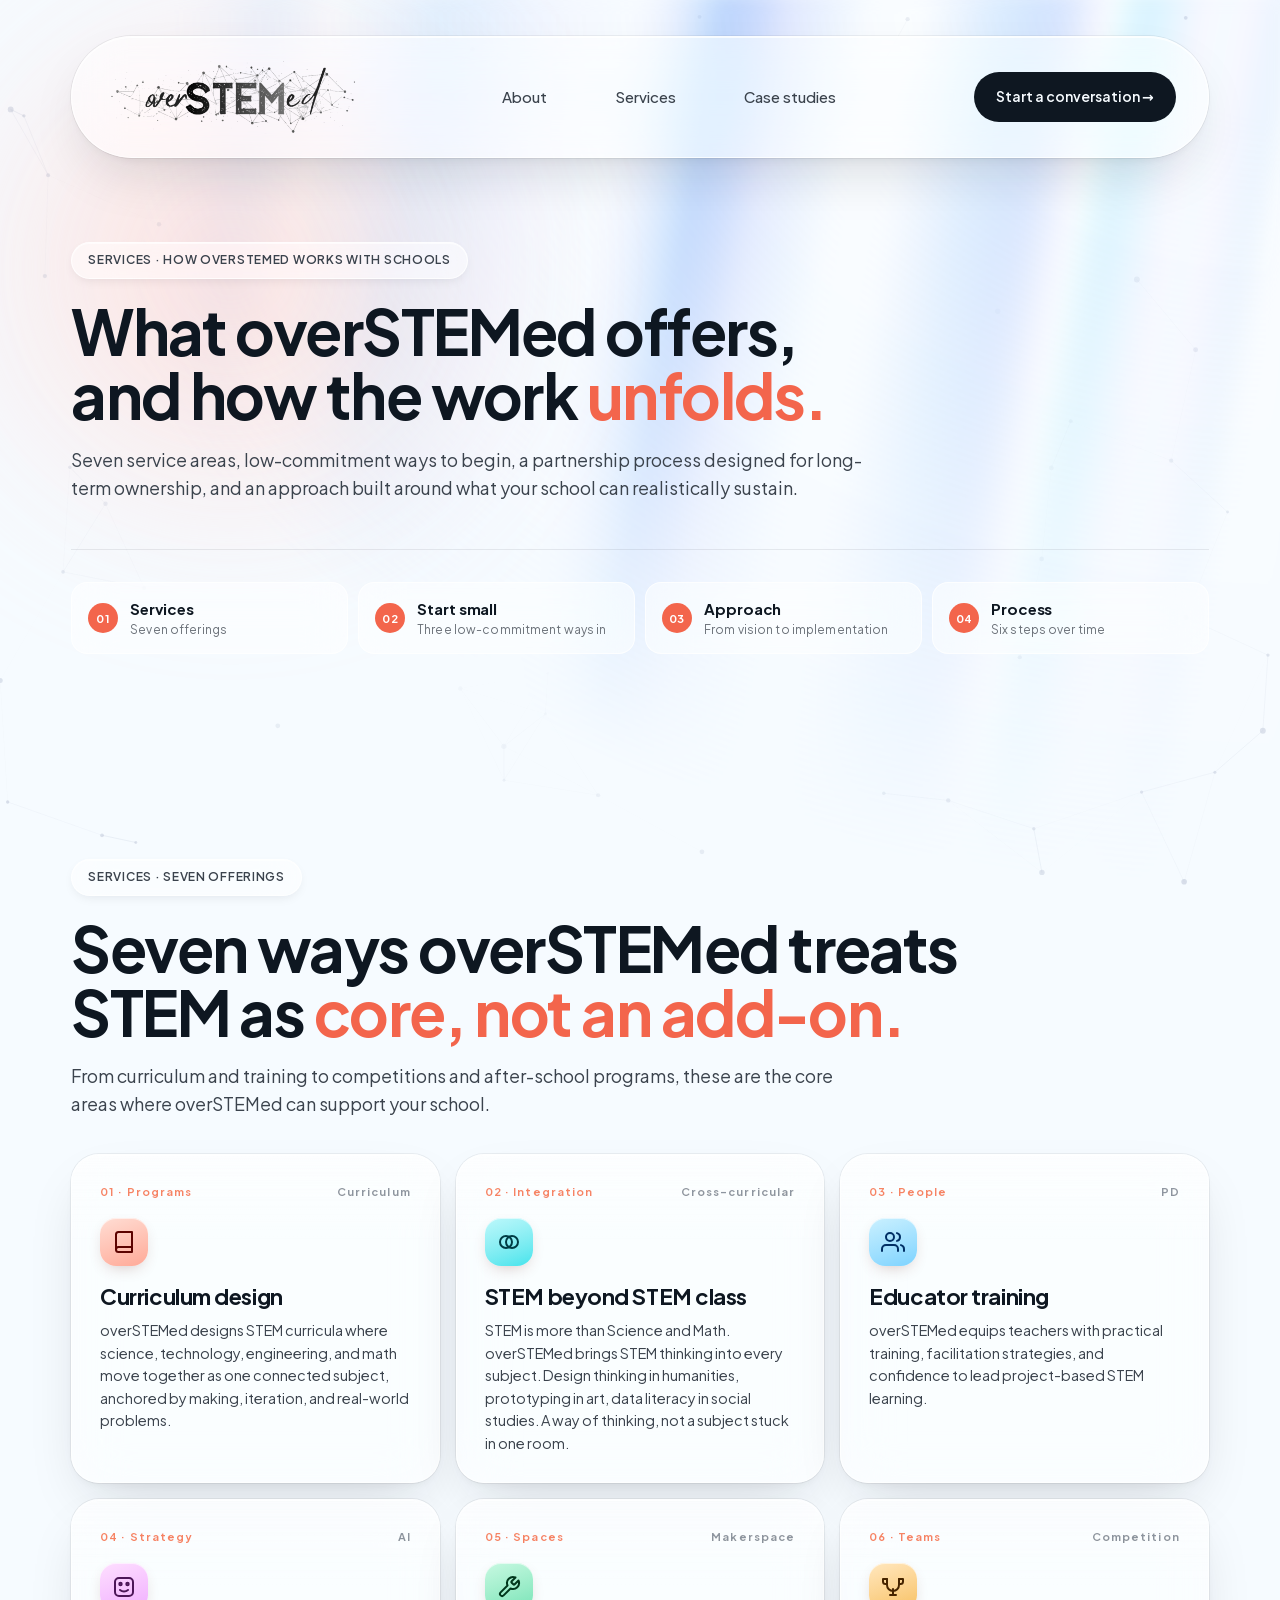
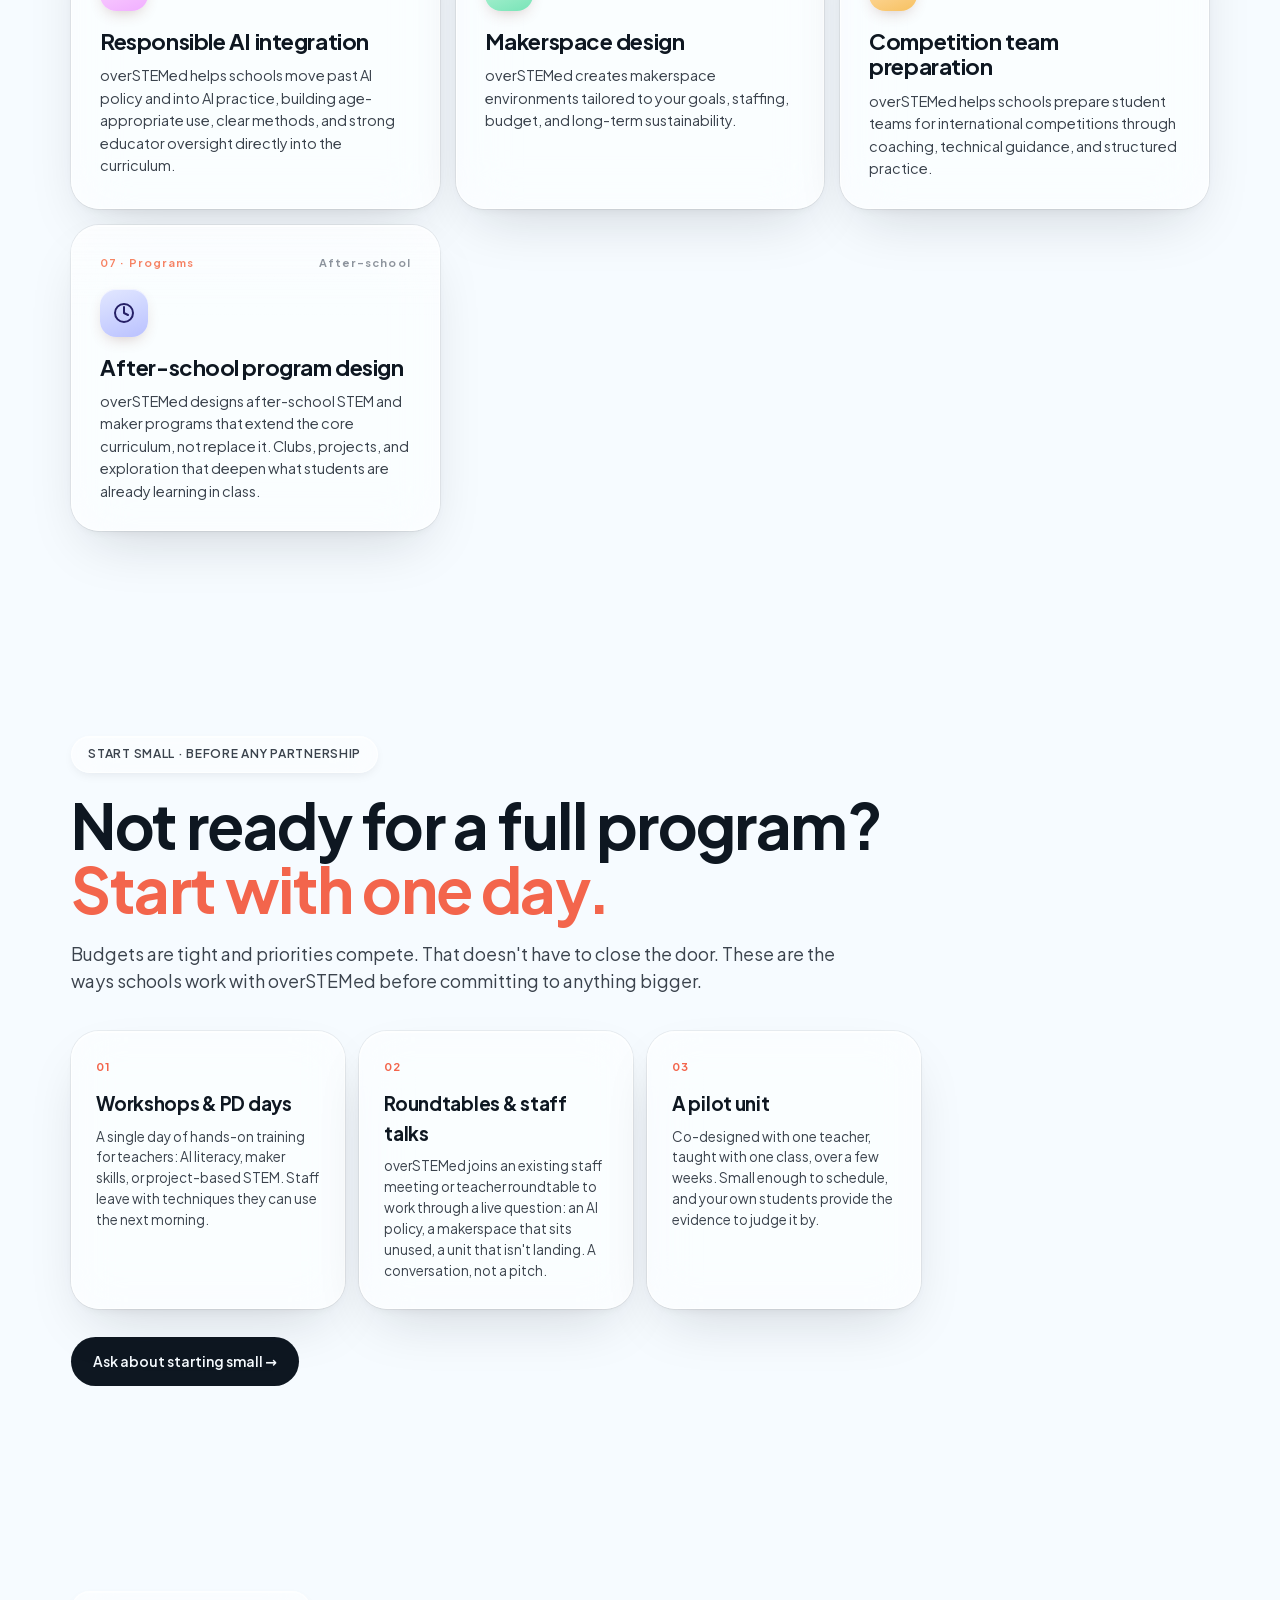
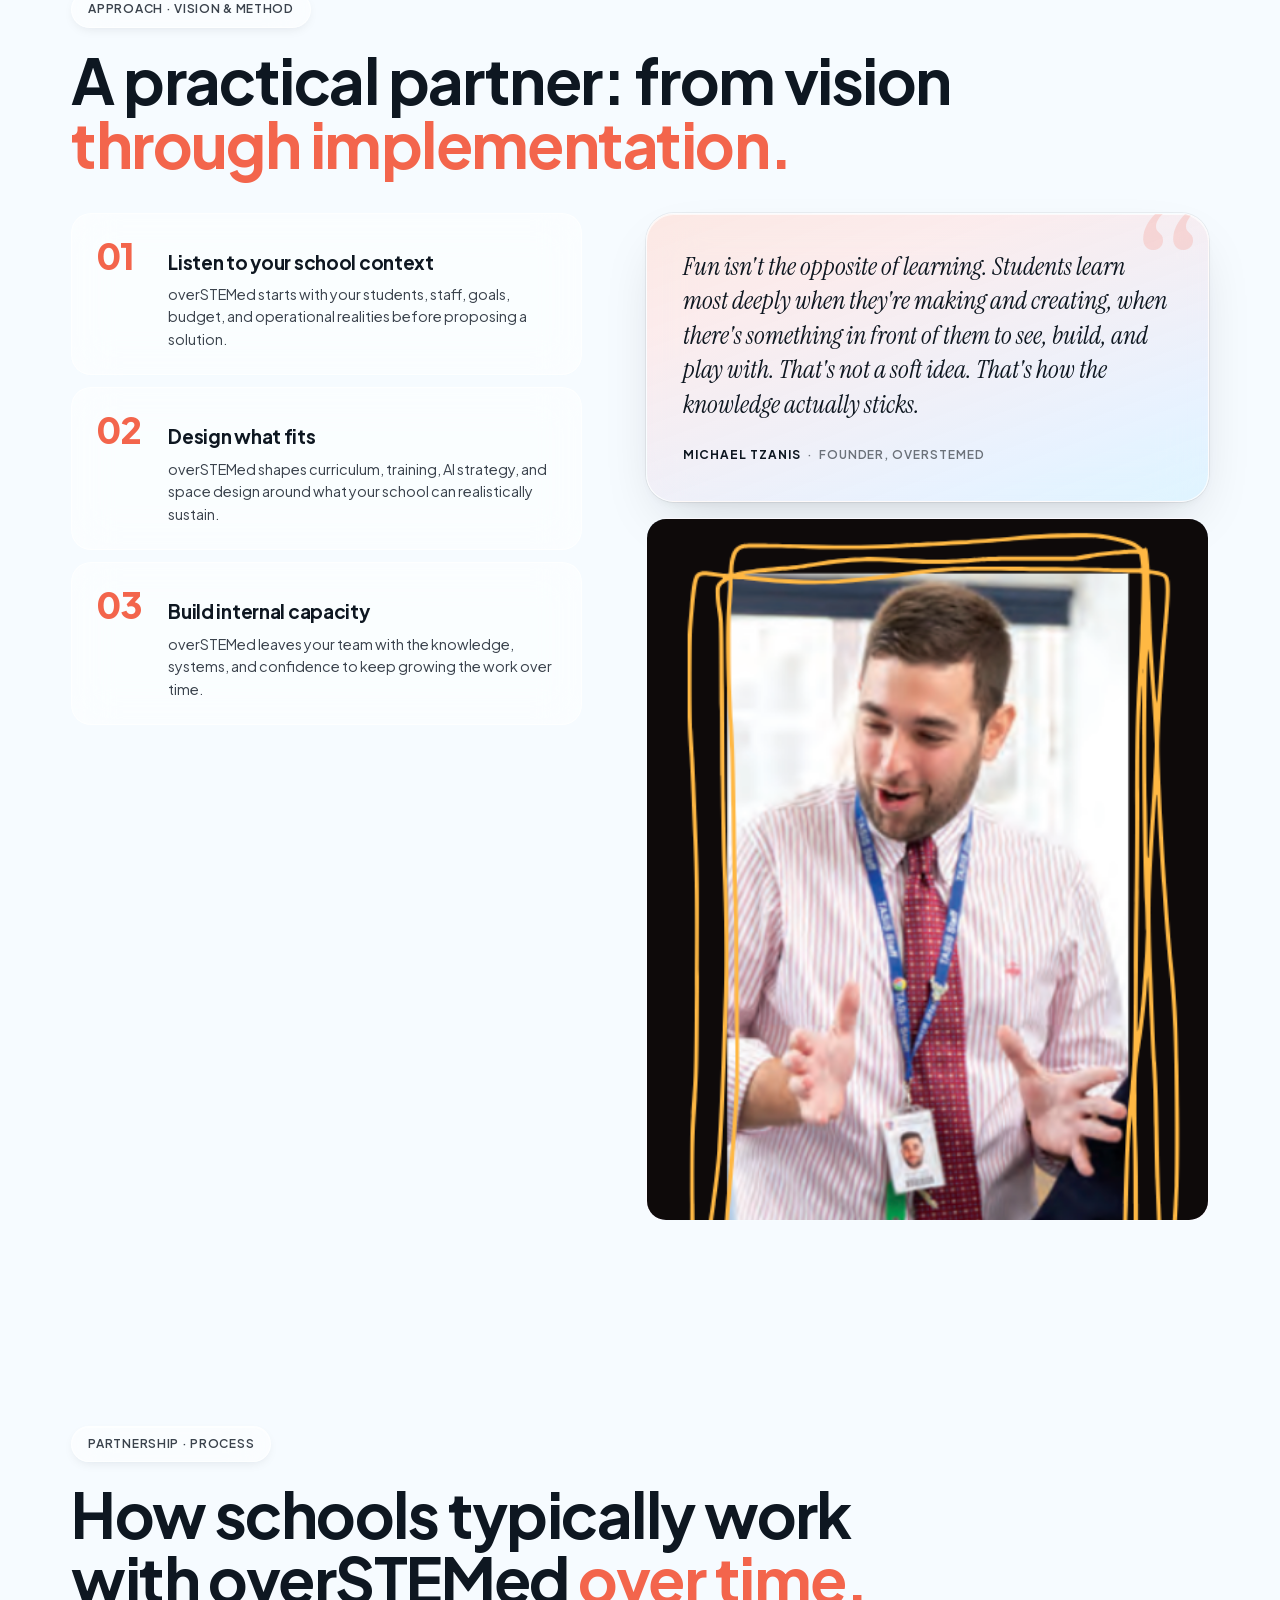
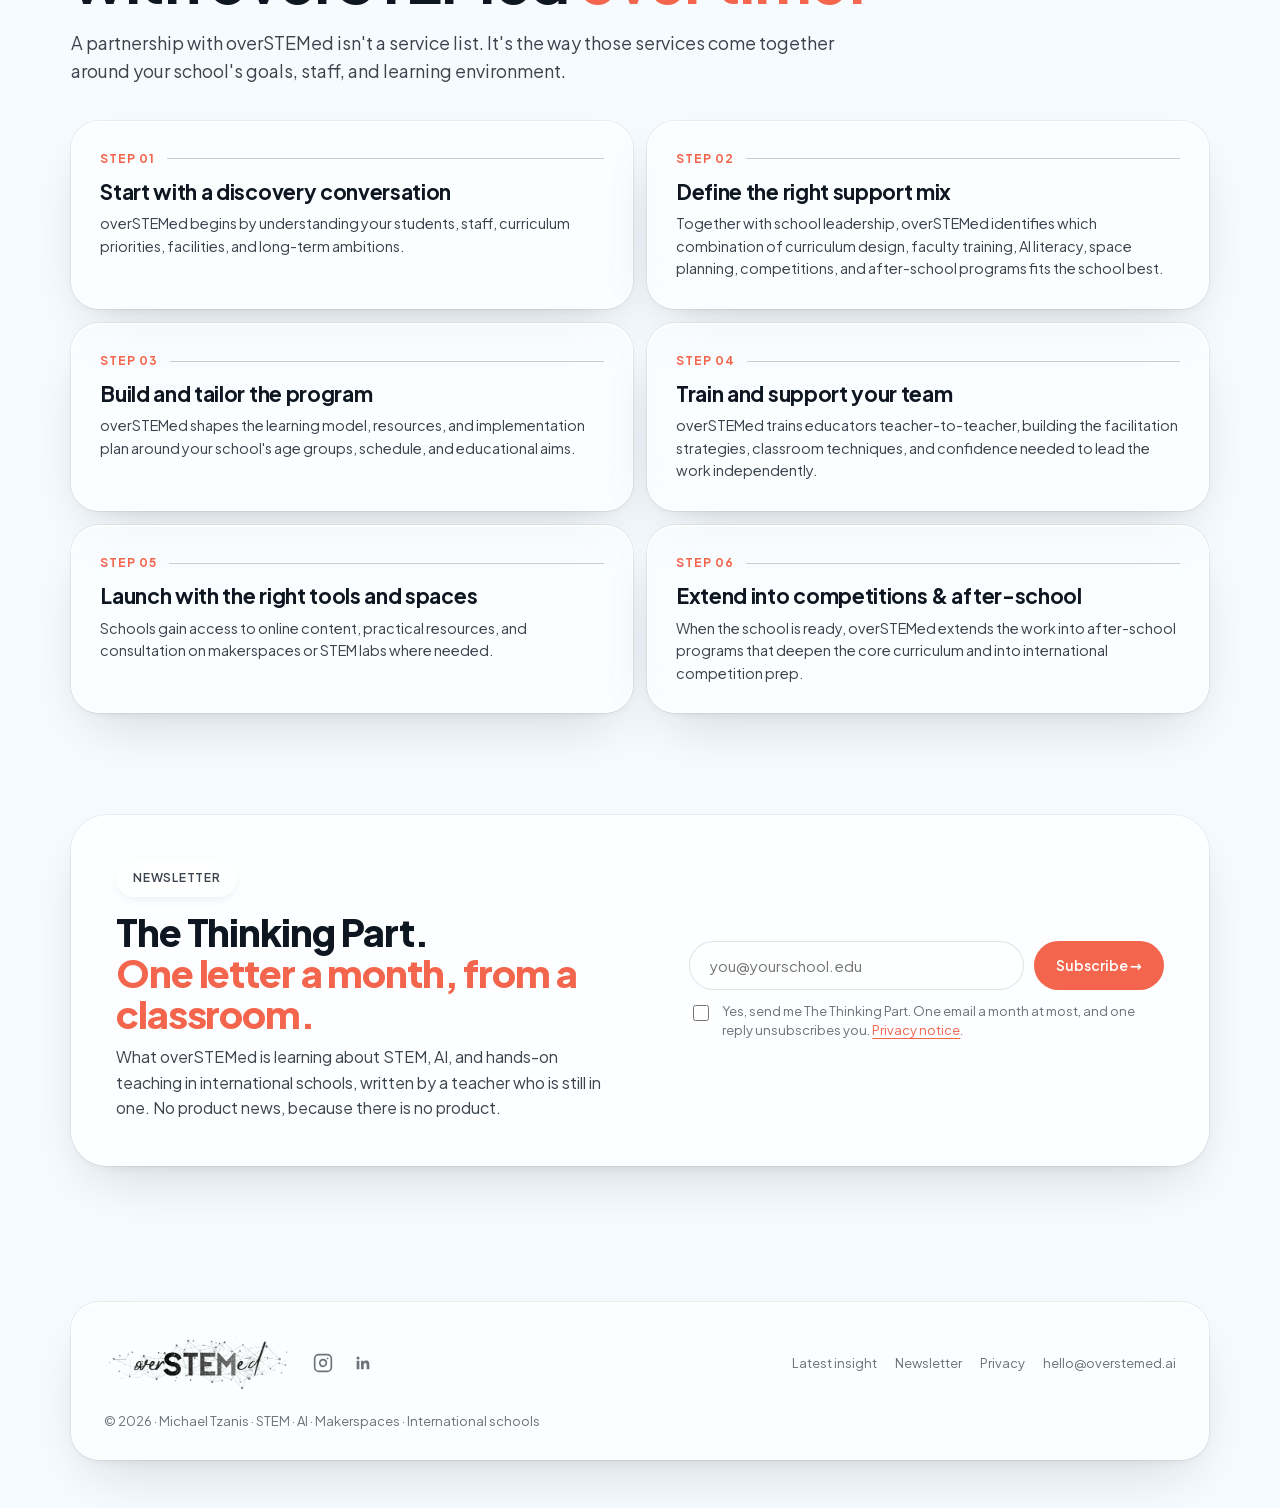
<file: services/index.html>
<!doctype html>
<html lang="en">
<head>
<meta charset="utf-8" />
<meta name="viewport" content="width=device-width, initial-scale=1.0" />
<title>Services | overSTEMed</title>
<meta name="description" content="Playful STEM. Purposeful AI. Future-ready schools. overSTEMed helps educators design hands-on curricula, train teachers, and build makerspaces." />
<link rel="canonical" href="https://overstemed.ai/services/" />
<link rel="icon" href="/favicon.ico?v=2" sizes="48x48" />
<link rel="icon" type="image/png" sizes="32x32" href="/favicon-32.png?v=2" />
<link rel="icon" type="image/png" sizes="16x16" href="/favicon-16.png?v=2" />
<link rel="icon" type="image/png" sizes="192x192" href="/favicon-192.png?v=2" />
<link rel="apple-touch-icon" sizes="180x180" href="/favicon-180.png?v=2" />
<meta property="og:type" content="website" />
<meta property="og:url" content="https://overstemed.ai/services/" />
<meta property="og:title" content="overSTEMed | Designing future-ready schools" />
<meta property="og:description" content="Playful STEM. Purposeful AI. Future-ready schools. overSTEMed helps educators design hands-on curricula, train teachers, and build makerspaces." />
<meta property="og:image" content="https://overstemed.ai/social-card.png" />
<meta property="og:image:secure_url" content="https://overstemed.ai/social-card.png" />
<meta property="og:image:type" content="image/png" />
<meta property="og:image:width" content="2400" />
<meta property="og:image:height" content="1260" />
<meta property="og:image:alt" content="overSTEMed | Designing future-ready schools" />
<meta name="twitter:card" content="summary_large_image" />
<meta name="twitter:title" content="overSTEMed | Designing future-ready schools" />
<meta name="twitter:description" content="Playful STEM. Purposeful AI. Future-ready schools. overSTEMed helps educators design hands-on curricula, train teachers, and build makerspaces." />
<meta name="twitter:image" content="https://overstemed.ai/social-card.png" />
<link rel="stylesheet" href="/fonts.css?v=1" />
<link rel="stylesheet" href="/page-styles.css?v=6">
</head>
<body id="top">

<!-- ───── Aurora background ───── -->
<div class="aurora" aria-hidden="true">
  <div class="aurora__warm"></div>
  <div class="aurora__layer is-tr"></div>
</div>

<!-- ───── Drifting node-network ───── -->
<canvas class="nodes-canvas" aria-hidden="true"></canvas>
<script defer src="/page-scripts.js?v=3"></script>

<!-- ───── Logo SVG symbol (reused) ───── -->
<svg width="0" height="0" style="position:absolute" aria-hidden="true">
  <defs>
    <linearGradient id="lg-glass" x1="0" y1="0" x2="1" y2="1">
      <stop offset="0%" stop-color="oklch(0.96 0.05 30 / 0.95)" />
      <stop offset="55%" stop-color="oklch(0.92 0.05 250 / 0.85)" />
      <stop offset="100%" stop-color="oklch(0.88 0.06 320 / 0.85)" />
    </linearGradient>
    <linearGradient id="lg-ink" x1="0" y1="0" x2="0" y2="1">
      <stop offset="0%" stop-color="oklch(0.28 0.03 255)" />
      <stop offset="100%" stop-color="oklch(0.18 0.025 255)" />
    </linearGradient>
    <symbol id="logo-mark" viewBox="0 0 48 48">
      <!-- squircle base -->
      <path d="M24 1.5
               C 38 1.5  46.5 10  46.5 24
               C 46.5 38  38 46.5  24 46.5
               C 10 46.5  1.5 38  1.5 24
               C 1.5 10  10 1.5  24 1.5 Z"
            fill="url(#lg-glass)" stroke="oklch(1 0 0 / 0.9)" stroke-width="1" />
      <!-- highlight arc -->
      <path d="M6 18 C 14 8, 30 6, 42 14"
            fill="none" stroke="oklch(1 0 0 / 0.7)" stroke-width="1.4" stroke-linecap="round" />
      <!-- monogram 'oS' — o as small ring (over), S as anchor -->
      <circle cx="14" cy="16" r="3.6" fill="none" stroke="url(#lg-ink)" stroke-width="2.2" />
      <text x="24" y="36" text-anchor="middle"
            font-family="Plus Jakarta Sans, sans-serif"
            font-weight="800" font-size="22"
            letter-spacing="-1"
            fill="url(#lg-ink)">S</text>
      <!-- ED dot -->
      <circle cx="36" cy="14" r="3.4" fill="oklch(0.68 0.18 32)" />
      <circle cx="34.8" cy="12.8" r="1.1" fill="oklch(1 0 0 / 0.85)" />
    </symbol>
  </defs>
</svg>

<!-- ───── Floating glass nav ───── -->
<div class="nav-wrap">
  <div class="wrap">
    <nav class="nav">
    <a href="/" class="brand" aria-label="overSTEMed home">
      <img class="brand-logo" src="/over-logo-test.png" alt="overSTEMed" />
    </a>
    <div class="nav-links">
      <a href="/#about">About</a>
      <a href="/services/" aria-current="page">Services</a>
      <a href="/case-studies/">Case studies</a>
    </div>
    <a href="/contact/" class="nav-cta">Start a conversation →</a>
  </nav>
  </div>
</div>



<!-- ───────── Page intro ───────── -->
<section id="intro">
  <div class="wrap">
    <span class="eyebrow">Services · How overSTEMed works with schools</span>
    <h1 class="section-title">What overSTEMed offers, and how the work <em>unfolds.</em></h1>
    <p class="section-lede">Seven service areas, low-commitment ways to begin, a partnership process designed for long-term ownership, and an approach built around what your school can realistically sustain.</p>

    <div class="page-toc">
      <a href="#services" class="toc-item"><span class="num">01</span><span class="label">Services</span><span class="meta">Seven offerings</span></a>
      <a href="#start-small" class="toc-item"><span class="num">02</span><span class="label">Start small</span><span class="meta">Three low-commitment ways in</span></a>
      <a href="#approach" class="toc-item"><span class="num">03</span><span class="label">Approach</span><span class="meta">From vision to implementation</span></a>
      <a href="#partnership" class="toc-item"><span class="num">04</span><span class="label">Process</span><span class="meta">Six steps over time</span></a>
    </div>
  </div>
</section>

<!-- ───────── Services ───────── -->
<section id="services" data-screen-label="04 Services">
  <div class="wrap">
    <span class="eyebrow">Services · Seven offerings</span>
    <h2 class="section-title">Seven ways overSTEMed treats STEM as <em>core, not an add-on.</em></h2>
    <p class="section-lede">From curriculum and training to competitions and after-school programs, these are the core areas where overSTEMed can support your school.</p>

    <div class="services-grid">
      <article class="service s1">
        <div class="num"><span>01 · Programs</span><span class="tag">Curriculum</span></div>
        <div class="badge">
          <svg viewBox="0 0 24 24" fill="none" stroke="currentColor" stroke-width="2" stroke-linecap="round" stroke-linejoin="round"><path d="M4 19.5A2.5 2.5 0 0 1 6.5 17H20"></path><path d="M6.5 2H20v20H6.5A2.5 2.5 0 0 1 4 19.5v-15A2.5 2.5 0 0 1 6.5 2z"></path></svg>
        </div>
        <h3>Curriculum design</h3>
        <p>overSTEMed designs STEM curricula where science, technology, engineering, and math move together as one connected subject, anchored by making, iteration, and real-world problems.</p>
      </article>

      <article class="service s7">
        <div class="num"><span>02 · Integration</span><span class="tag">Cross-curricular</span></div>
        <div class="badge">
          <svg viewBox="0 0 24 24" fill="none" stroke="currentColor" stroke-width="2" stroke-linecap="round" stroke-linejoin="round"><circle cx="9" cy="12" r="6"></circle><circle cx="15" cy="12" r="6"></circle></svg>
        </div>
        <h3>STEM beyond STEM class</h3>
        <p>STEM is more than Science and Math. overSTEMed brings STEM thinking into every subject. Design thinking in humanities, prototyping in art, data literacy in social studies. A way of thinking, not a subject stuck in one room.</p>
      </article>

      <article class="service s2">
        <div class="num"><span>03 · People</span><span class="tag">PD</span></div>
        <div class="badge">
          <svg viewBox="0 0 24 24" fill="none" stroke="currentColor" stroke-width="2" stroke-linecap="round" stroke-linejoin="round"><path d="M17 21v-2a4 4 0 0 0-4-4H5a4 4 0 0 0-4 4v2"></path><circle cx="9" cy="7" r="4"></circle><path d="M23 21v-2a4 4 0 0 0-3-3.87"></path><path d="M16 3.13a4 4 0 0 1 0 7.75"></path></svg>
        </div>
        <h3>Educator training</h3>
        <p>overSTEMed equips teachers with practical training, facilitation strategies, and confidence to lead project-based STEM learning.</p>
      </article>

      <article class="service s3">
        <div class="num"><span>04 · Strategy</span><span class="tag">AI</span></div>
        <div class="badge">
          <svg viewBox="0 0 24 24" fill="none" stroke="currentColor" stroke-width="2" stroke-linecap="round" stroke-linejoin="round"><rect x="3" y="3" width="18" height="18" rx="4"></rect><circle cx="8.5" cy="9" r="1.2"></circle><circle cx="15.5" cy="9" r="1.2"></circle><path d="M8 15c1.2 1 2.5 1.5 4 1.5s2.8-.5 4-1.5"></path></svg>
        </div>
        <h3>Responsible AI integration</h3>
        <p>overSTEMed helps schools move past AI policy and into AI practice, building age-appropriate use, clear methods, and strong educator oversight directly into the curriculum.</p>
      </article>

      <article class="service s4">
        <div class="num"><span>05 · Spaces</span><span class="tag">Makerspace</span></div>
        <div class="badge">
          <svg viewBox="0 0 24 24" fill="none" stroke="currentColor" stroke-width="2" stroke-linecap="round" stroke-linejoin="round"><path d="M14.7 6.3a1 1 0 0 0 0 1.4l1.6 1.6a1 1 0 0 0 1.4 0l3.77-3.77a6 6 0 0 1-7.94 7.94l-6.91 6.91a2.12 2.12 0 0 1-3-3l6.91-6.91a6 6 0 0 1 7.94-7.94l-3.76 3.76z"></path></svg>
        </div>
        <h3>Makerspace design</h3>
        <p>overSTEMed creates makerspace environments tailored to your goals, staffing, budget, and long-term sustainability.</p>
      </article>

      <article class="service s5">
        <div class="num"><span>06 · Teams</span><span class="tag">Competition</span></div>
        <div class="badge">
          <svg viewBox="0 0 24 24" fill="none" stroke="currentColor" stroke-width="2" stroke-linecap="round" stroke-linejoin="round"><path d="M6 9H4.5A2.5 2.5 0 0 1 2 6.5V4h4"></path><path d="M18 9h1.5A2.5 2.5 0 0 0 22 6.5V4h-4"></path><path d="M6 4v6a6 6 0 0 0 12 0V4"></path><path d="M9 20h6"></path><path d="M12 14v6"></path></svg>
        </div>
        <h3>Competition team preparation</h3>
        <p>overSTEMed helps schools prepare student teams for international competitions through coaching, technical guidance, and structured practice.</p>
      </article>

      <article class="service s6">
        <div class="num"><span>07 · Programs</span><span class="tag">After-school</span></div>
        <div class="badge">
          <svg viewBox="0 0 24 24" fill="none" stroke="currentColor" stroke-width="2" stroke-linecap="round" stroke-linejoin="round"><circle cx="12" cy="12" r="9"></circle><path d="M12 6v6l4 2"></path></svg>
        </div>
        <h3>After-school program design</h3>
        <p>overSTEMed designs after-school STEM and maker programs that extend the core curriculum, not replace it. Clubs, projects, and exploration that deepen what students are already learning in class.</p>
      </article>
    </div>
  </div>
</section>
<!-- ───────── Start small ───────── -->
<section id="start-small" data-screen-label="05 Start small">
  <div class="wrap">
    <span class="eyebrow">Start small · Before any partnership</span>
    <h2 class="section-title">Not ready for a full program? <em>Start with one day.</em></h2>
    <p class="section-lede">Budgets are tight and priorities compete. That doesn't have to close the door. These are the ways schools work with overSTEMed before committing to anything bigger.</p>

    <div class="partner-list">
      <div class="partner">
        <div class="num">01</div>
        <h4>Workshops &amp; PD days</h4>
        <p>A single day of hands-on training for teachers: AI literacy, maker skills, or project-based STEM. Staff leave with techniques they can use the next morning.</p>
      </div>
      <div class="partner">
        <div class="num">02</div>
        <h4>Roundtables &amp; staff talks</h4>
        <p>overSTEMed joins an existing staff meeting or teacher roundtable to work through a live question: an AI policy, a makerspace that sits unused, a unit that isn't landing. A conversation, not a pitch.</p>
      </div>
      <div class="partner">
        <div class="num">03</div>
        <h4>A pilot unit</h4>
        <p>Co-designed with one teacher, taught with one class, over a few weeks. Small enough to schedule, and your own students provide the evidence to judge it by.</p>
      </div>
    </div>

    <div style="margin-top: 28px;">
      <a href="/contact/" class="btn btn-primary">Ask about starting small →</a>
    </div>
  </div>
</section>
<!-- ───────── Approach + Quote ───────── -->
<section id="approach" data-screen-label="10 Approach">
  <div class="wrap">
    <span class="eyebrow">Approach · Vision &amp; method</span>
    <h2 class="section-title">A practical partner: from vision <em>through implementation.</em></h2>

    <div class="approach-grid">
      <div class="approach-steps">
        <div class="app-step"><div class="n">01</div><div><h4>Listen to your school context</h4><p>overSTEMed starts with your students, staff, goals, budget, and operational realities before proposing a solution.</p></div></div>
        <div class="app-step"><div class="n">02</div><div><h4>Design what fits</h4><p>overSTEMed shapes curriculum, training, AI strategy, and space design around what your school can realistically sustain.</p></div></div>
        <div class="app-step"><div class="n">03</div><div><h4>Build internal capacity</h4><p>overSTEMed leaves your team with the knowledge, systems, and confidence to keep growing the work over time.</p></div></div>
      </div>

      <div>
        <div class="quote-card">
          <p>Fun isn't the opposite of learning. Students learn most deeply when they're making and creating, when there's something in front of them to see, build, and play with. That's not a soft idea. That's how the knowledge actually sticks.</p>
          <div class="by"><b>Michael Tzanis</b> &nbsp;·&nbsp; Founder, overSTEMed</div>
        </div>
        <div class="quote-photo">
          <img src="/founder-teaching.png" alt="Michael Tzanis teaching students" />
        </div>
      </div>
    </div>
  </div>
</section>
<!-- ───────── Partnership process ───────── -->
<section id="partnership" data-screen-label="08 Partnership">
  <div class="wrap">
    <span class="eyebrow">Partnership · Process</span>
    <h2 class="section-title">How schools typically work with overSTEMed <em>over time.</em></h2>
    <p class="section-lede">A partnership with overSTEMed isn't a service list. It's the way those services come together around your school's goals, staff, and learning environment.</p>

    <div class="process-grid">
      <div class="process-step"><div class="num">Step 01</div><h4>Start with a discovery conversation</h4><p>overSTEMed begins by understanding your students, staff, curriculum priorities, facilities, and long-term ambitions.</p></div>
      <div class="process-step"><div class="num">Step 02</div><h4>Define the right support mix</h4><p>Together with school leadership, overSTEMed identifies which combination of curriculum design, faculty training, AI literacy, space planning, competitions, and after-school programs fits the school best.</p></div>
      <div class="process-step"><div class="num">Step 03</div><h4>Build and tailor the program</h4><p>overSTEMed shapes the learning model, resources, and implementation plan around your school's age groups, schedule, and educational aims.</p></div>
      <div class="process-step"><div class="num">Step 04</div><h4>Train and support your team</h4><p>overSTEMed trains educators teacher-to-teacher, building the facilitation strategies, classroom techniques, and confidence needed to lead the work independently.</p></div>
      <div class="process-step"><div class="num">Step 05</div><h4>Launch with the right tools and spaces</h4><p>Schools gain access to online content, practical resources, and consultation on makerspaces or STEM labs where needed.</p></div>
      <div class="process-step"><div class="num">Step 06</div><h4>Extend into competitions &amp; after-school</h4><p>When the school is ready, overSTEMed extends the work into after-school programs that deepen the core curriculum and into international competition prep.</p></div>
    </div>
  </div>
</section>

<!-- ───────── Newsletter ───────── -->
<section id="newsletter" class="newsletter" aria-labelledby="newsletter-title">
  <div class="wrap">
    <div class="news-card">
      <div class="news-copy">
        <span class="eyebrow"><span><span class="dot"></span><span>Newsletter</span></span></span>
        <h2 id="newsletter-title">The Thinking Part.<br /><em>One letter a month, from a classroom.</em></h2>
        <p>What overSTEMed is learning about STEM, AI, and hands-on teaching in international schools, written by a teacher who is still in one. No product news, because there is no product.</p>
      </div>
      <form class="news-form" name="newsletter" method="POST" action="https://buttondown.com/api/emails/embed-subscribe/overstemed">
        <label class="sr-only" for="news-email">Email</label>
        <div class="news-row">
          <input id="news-email" name="email" type="email" placeholder="you@yourschool.edu" required autocomplete="email" />
          <button type="submit" class="btn btn-ed">Subscribe →</button>
        </div>
        <label class="news-consent">
          <input type="checkbox" name="Consent" value="Yes, send me The Thinking Part" required />
          <span>Yes, send me The Thinking Part. One email a month at most, and one reply unsubscribes you. <a href="/privacy/">Privacy notice</a>.</span>
        </label>
      </form>
    </div>
  </div>
</section>

<!-- ───────── Footer ───────── -->
<footer>
  <div class="wrap">
    <div class="foot-card">
      <div style="display: flex; align-items: center; gap: 12px;">
        <img class="footer-logo" src="/over-logo-test.png" alt="overSTEMed" />
        <div class="foot-icons">
          <a class="footer-social" href="https://instagram.com/overstemed.ai" target="_blank" rel="noopener" aria-label="overSTEMed on Instagram">
            <svg width="20" height="20" viewBox="0 0 24 24" fill="none" stroke="currentColor" stroke-width="2" stroke-linecap="round" stroke-linejoin="round" aria-hidden="true">
              <rect x="2" y="2" width="20" height="20" rx="5" ry="5"/>
              <path d="M16 11.37A4 4 0 1 1 12.63 8 4 4 0 0 1 16 11.37z"/>
              <line x1="17.5" y1="6.5" x2="17.5" y2="6.5"/>
            </svg>
          </a>
          <a class="footer-social" href="https://www.linkedin.com/company/overstemed" target="_blank" rel="noopener" aria-label="overSTEMed on LinkedIn">
            <svg width="18" height="18" viewBox="0 0 24 24" fill="currentColor" aria-hidden="true"><path d="M20.45 20.45h-3.55v-5.57c0-1.33-.03-3.04-1.85-3.04-1.85 0-2.14 1.45-2.14 2.94v5.67H9.36V9h3.41v1.56h.05c.47-.9 1.63-1.85 3.36-1.85 3.6 0 4.27 2.37 4.27 5.45v6.29zM5.34 7.43a2.06 2.06 0 1 1 0-4.12 2.06 2.06 0 0 1 0 4.12zM7.12 20.45H3.56V9h3.56v11.45z"/></svg>
          </a>
        </div>
      </div>
      <div class="foot-links">
        <a href="/insights/when-ai-does-the-thinking/">Latest insight</a>
        <a href="/#newsletter">Newsletter</a>
        <a href="/privacy/">Privacy</a>
        <a href="mailto:hello@overstemed.ai">hello@overstemed.ai</a>
      </div>
      <div class="meta">© 2026 · Michael Tzanis · STEM · AI · Makerspaces · International schools</div>
    </div>
  </div>
</footer>


</body>
</html>
</file>
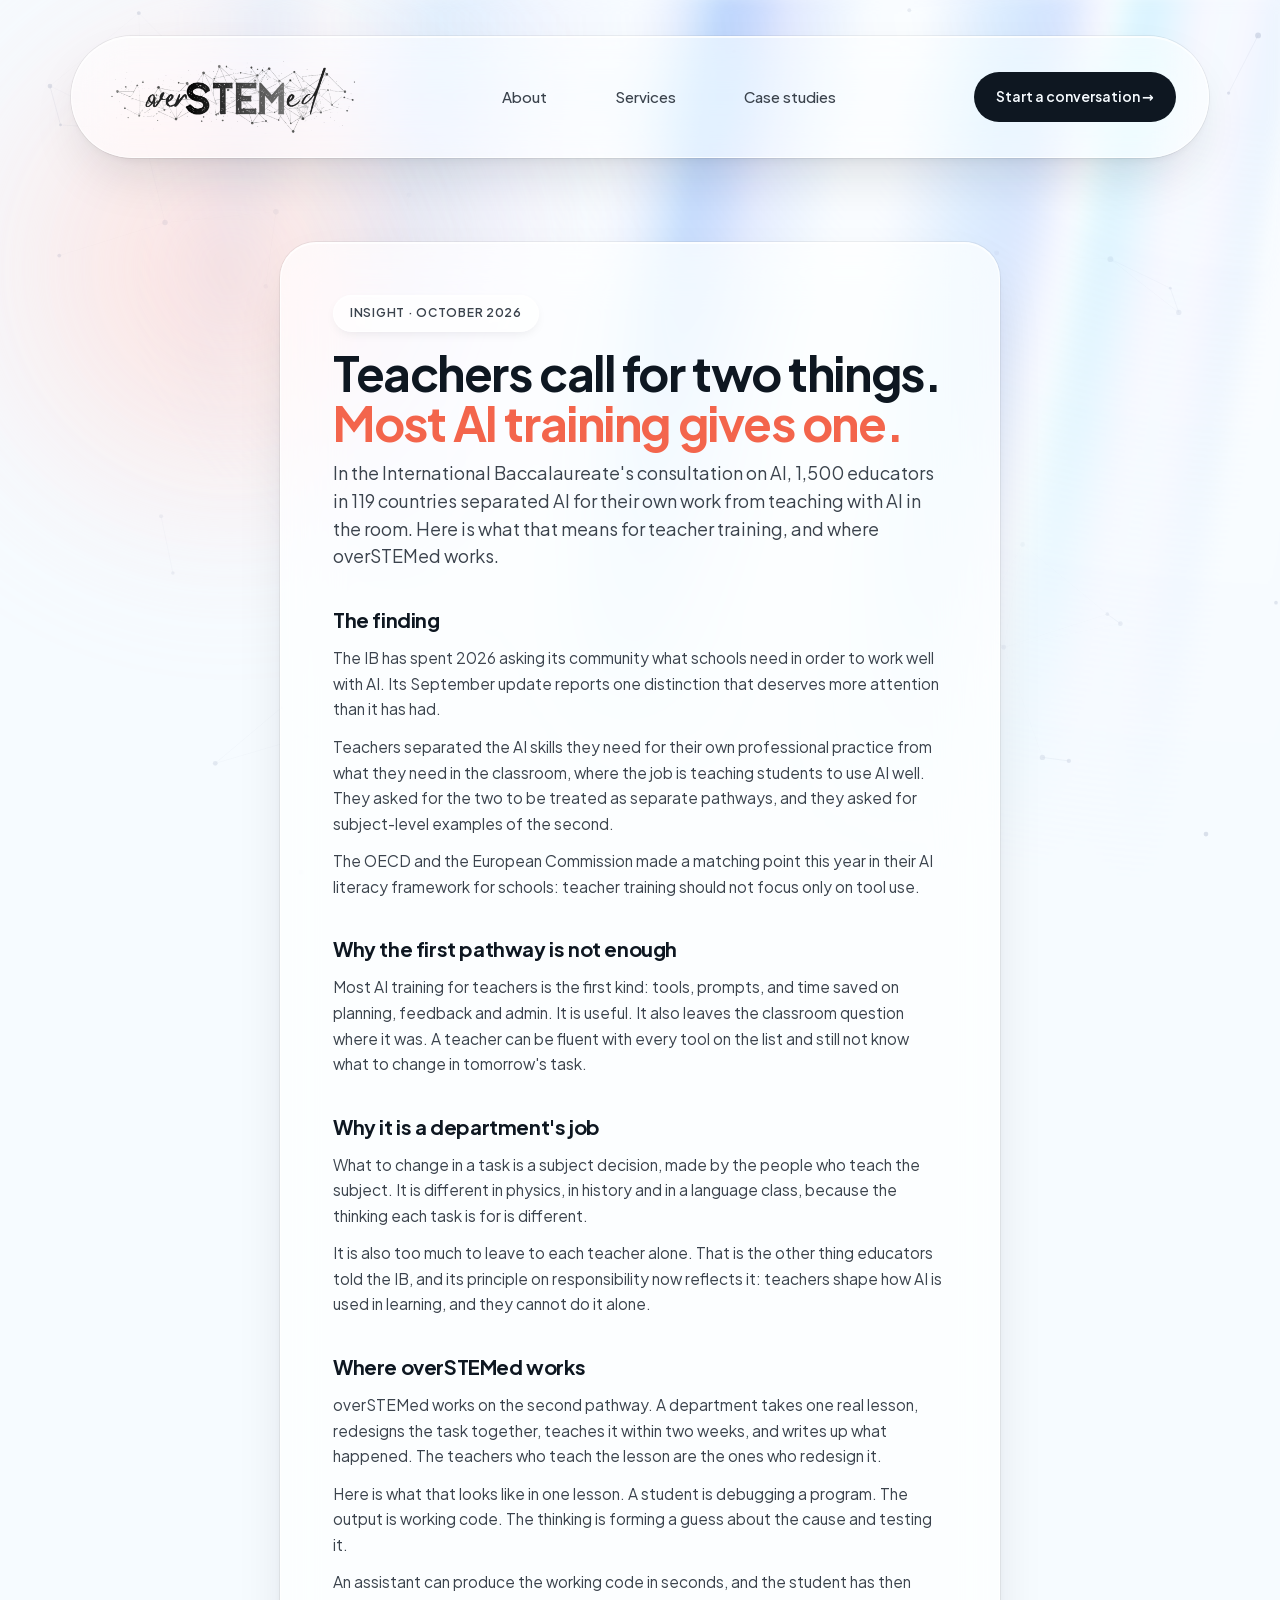
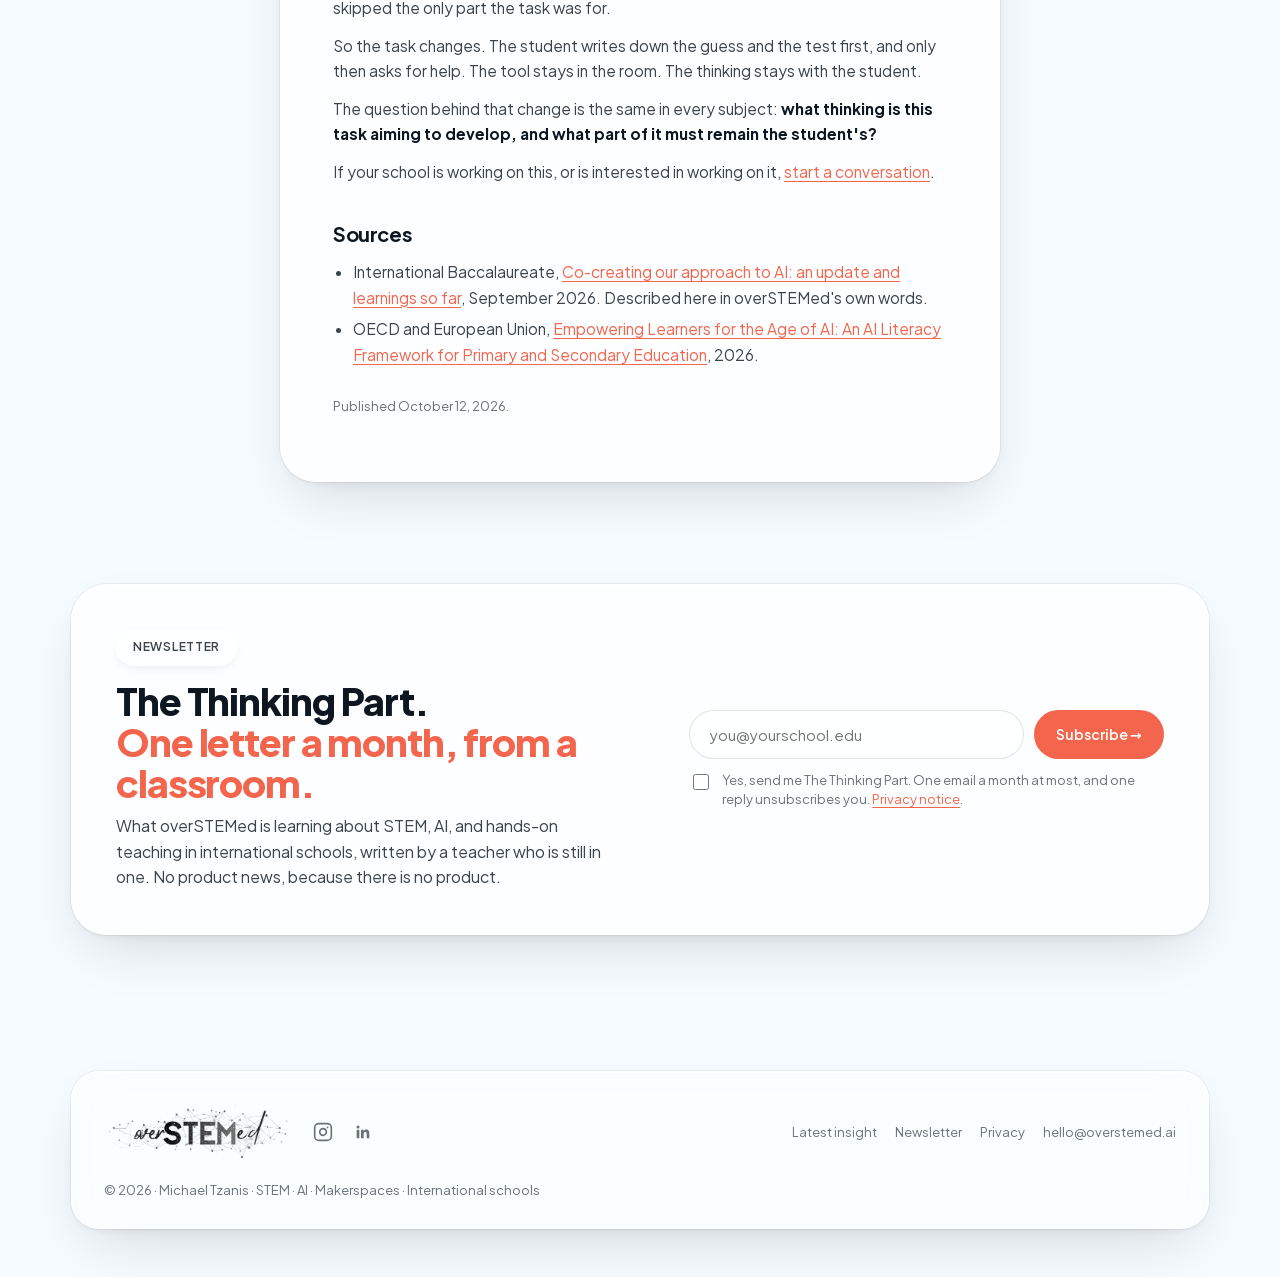
<file: insights/two-pathways/index.html>
<!doctype html>
<html lang="en">
<head>
<meta charset="utf-8" />
<meta name="viewport" content="width=device-width, initial-scale=1.0" />
<title>Teachers call for two things. Most AI training gives one. | overSTEMed</title>
<meta name="description" content="In the IB's consultation on AI, 1,500 educators separated AI for their own work from teaching with AI in the room. What the second pathway looks like in one lesson." />
<link rel="canonical" href="https://overstemed.ai/insights/two-pathways/" />
<link rel="icon" href="/favicon.ico?v=2" sizes="48x48" />
<link rel="icon" type="image/png" sizes="32x32" href="/favicon-32.png?v=2" />
<link rel="icon" type="image/png" sizes="16x16" href="/favicon-16.png?v=2" />
<link rel="icon" type="image/png" sizes="192x192" href="/favicon-192.png?v=2" />
<link rel="apple-touch-icon" sizes="180x180" href="/favicon-180.png?v=2" />
<meta property="og:type" content="article" />
<meta property="og:url" content="https://overstemed.ai/insights/two-pathways/" />
<meta property="og:title" content="Teachers call for two things. Most AI training gives one. | overSTEMed" />
<meta property="og:description" content="What the IB's AI consultation found, and what the second pathway looks like in one lesson." />
<meta property="og:image" content="https://overstemed.ai/social-card.png" />
<meta property="og:image:secure_url" content="https://overstemed.ai/social-card.png" />
<meta property="og:image:type" content="image/png" />
<meta property="og:image:width" content="2400" />
<meta property="og:image:height" content="1260" />
<meta property="og:image:alt" content="overSTEMed | Designing future-ready schools" />
<meta name="twitter:card" content="summary_large_image" />
<meta name="twitter:title" content="Teachers call for two things. Most AI training gives one. | overSTEMed" />
<meta name="twitter:description" content="What the IB's AI consultation found, and what the second pathway looks like in one lesson." />
<meta name="twitter:image" content="https://overstemed.ai/social-card.png" />
<link rel="stylesheet" href="/fonts.css?v=1" />
<link rel="stylesheet" href="/page-styles.css?v=6">
<style>
  .legal-wrap { max-width: 720px; margin: 0 auto; }
  .legal-card {
    padding: clamp(28px, 5vw, 52px);
    border-radius: var(--r-xl);
    background: var(--glass-strong);
    backdrop-filter: blur(28px) saturate(180%);
    -webkit-backdrop-filter: blur(28px) saturate(180%);
    border: 1px solid var(--glass-stroke);
    box-shadow: var(--glass-shadow);
  }
  .legal-card h1 { font-size: clamp(32px, 5vw, 48px); line-height: 1.05; letter-spacing: -0.03em; margin: 16px 0 10px; }
  .legal-card h1 .ed { color: var(--ed); }
  .legal-card h1 .serif-i { font-family: var(--serif); font-style: italic; font-weight: 400; letter-spacing: -0.01em; color: var(--ed); }
  .legal-card .lede { font-size: 18px; line-height: 1.55; color: var(--ink-soft); margin: 0 0 8px; }
  .legal-card h2 { font-size: 20px; letter-spacing: -0.02em; margin: 34px 0 10px; }
  .legal-card p, .legal-card li { font-size: 15.5px; line-height: 1.65; color: var(--ink-soft); }
  .legal-card p { margin: 0 0 12px; }
  .legal-card ul { padding-left: 20px; margin: 0 0 12px; }
  .legal-card li { margin: 0 0 6px; }
  .legal-card a { color: var(--ed); text-decoration: underline; text-underline-offset: 3px; }
  .legal-card strong { color: var(--ink); }
  .legal-card .stamp { font-size: 13px; color: var(--ink-mute); margin-top: 28px; }
  .none-list { display: grid; gap: 8px; margin: 14px 0 6px; }
  .none-list div { display: flex; gap: 10px; align-items: baseline; font-size: 15.5px; color: var(--ink); font-weight: 600; }
  .none-list div span.no { color: var(--ed); font-weight: 800; }
</style>
</head>
<body id="top">

<!-- ───── Aurora background ───── -->
<div class="aurora" aria-hidden="true">
  <div class="aurora__warm"></div>
  <div class="aurora__layer is-tr"></div>
</div>

<!-- ───── Drifting node-network ───── -->
<canvas class="nodes-canvas" aria-hidden="true"></canvas>
<script defer src="/page-scripts.js?v=3"></script>

<!-- ───── Logo SVG symbol (reused) ───── -->
<svg width="0" height="0" style="position:absolute" aria-hidden="true">
  <defs>
    <linearGradient id="lg-glass" x1="0" y1="0" x2="1" y2="1">
      <stop offset="0%" stop-color="oklch(0.96 0.05 30 / 0.95)" />
      <stop offset="55%" stop-color="oklch(0.92 0.05 250 / 0.85)" />
      <stop offset="100%" stop-color="oklch(0.88 0.06 320 / 0.85)" />
    </linearGradient>
    <linearGradient id="lg-ink" x1="0" y1="0" x2="0" y2="1">
      <stop offset="0%" stop-color="oklch(0.28 0.03 255)" />
      <stop offset="100%" stop-color="oklch(0.18 0.025 255)" />
    </linearGradient>
    <symbol id="logo-mark" viewBox="0 0 48 48">
      <!-- squircle base -->
      <path d="M24 1.5
               C 38 1.5  46.5 10  46.5 24
               C 46.5 38  38 46.5  24 46.5
               C 10 46.5  1.5 38  1.5 24
               C 1.5 10  10 1.5  24 1.5 Z"
            fill="url(#lg-glass)" stroke="oklch(1 0 0 / 0.9)" stroke-width="1" />
      <!-- highlight arc -->
      <path d="M6 18 C 14 8, 30 6, 42 14"
            fill="none" stroke="oklch(1 0 0 / 0.7)" stroke-width="1.4" stroke-linecap="round" />
      <!-- monogram 'oS' — o as small ring (over), S as anchor -->
      <circle cx="14" cy="16" r="3.6" fill="none" stroke="url(#lg-ink)" stroke-width="2.2" />
      <text x="24" y="36" text-anchor="middle"
            font-family="Plus Jakarta Sans, sans-serif"
            font-weight="800" font-size="22"
            letter-spacing="-1"
            fill="url(#lg-ink)">S</text>
      <!-- ED dot -->
      <circle cx="36" cy="14" r="3.4" fill="oklch(0.68 0.18 32)" />
      <circle cx="34.8" cy="12.8" r="1.1" fill="oklch(1 0 0 / 0.85)" />
    </symbol>
  </defs>
</svg>

<!-- ───── Floating glass nav ───── -->
<div class="nav-wrap">
  <div class="wrap">
    <nav class="nav">
    <a href="/" class="brand" aria-label="overSTEMed home">
      <img class="brand-logo" src="/over-logo-test.png" alt="overSTEMed" />
    </a>
    <div class="nav-links">
      <a href="/#about">About</a>
      <a href="/services/">Services</a>
      <a href="/case-studies/">Case studies</a>
    </div>
    <a href="/contact/" class="nav-cta">Start a conversation →</a>
  </nav>
  </div>
</div>


<!-- ───────── Insight: two pathways ───────── -->
<section id="insight" data-screen-label="14 Insight two pathways">
  <div class="wrap">
    <div class="legal-wrap">
      <article class="legal-card">
        <span class="eyebrow"><span><span class="dot"></span><span>Insight &middot; October 2026</span></span></span>
        <h1>Teachers call for two things. <span class="ed">Most AI training gives one.</span></h1>
        <p class="lede">In the International Baccalaureate's consultation on AI, 1,500 educators in 119 countries separated AI for their own work from teaching with AI in the room. Here is what that means for teacher training, and where overSTEMed works.</p>

        <h2>The finding</h2>
        <p>The IB has spent 2026 asking its community what schools need in order to work well with AI. Its September update reports one distinction that deserves more attention than it has had.</p>
        <p>Teachers separated the AI skills they need for their own professional practice from what they need in the classroom, where the job is teaching students to use AI well. They asked for the two to be treated as separate pathways, and they asked for subject-level examples of the second.</p>
        <p>The OECD and the European Commission made a matching point this year in their AI literacy framework for schools: teacher training should not focus only on tool use.</p>

        <h2>Why the first pathway is not enough</h2>
        <p>Most AI training for teachers is the first kind: tools, prompts, and time saved on planning, feedback and admin. It is useful. It also leaves the classroom question where it was. A teacher can be fluent with every tool on the list and still not know what to change in tomorrow's task.</p>

        <h2>Why it is a department's job</h2>
        <p>What to change in a task is a subject decision, made by the people who teach the subject. It is different in physics, in history and in a language class, because the thinking each task is for is different.</p>
        <p>It is also too much to leave to each teacher alone. That is the other thing educators told the IB, and its principle on responsibility now reflects it: teachers shape how AI is used in learning, and they cannot do it alone.</p>

        <h2>Where overSTEMed works</h2>
        <p>overSTEMed works on the second pathway. A department takes one real lesson, redesigns the task together, teaches it within two weeks, and writes up what happened. The teachers who teach the lesson are the ones who redesign it.</p>
        <p>Here is what that looks like in one lesson. A student is debugging a program. The output is working code. The thinking is forming a guess about the cause and testing it.</p>
        <p>An assistant can produce the working code in seconds, and the student has then skipped the only part the task was for.</p>
        <p>So the task changes. The student writes down the guess and the test first, and only then asks for help. The tool stays in the room. The thinking stays with the student.</p>
        <p>The question behind that change is the same in every subject: <strong>what thinking is this task aiming to develop, and what part of it must remain the student's?</strong></p>
        <p>If your school is working on this, or is interested in working on it, <a href="/contact/">start a conversation</a>.</p>

        <h2>Sources</h2>
        <ul>
          <li>International Baccalaureate, <a href="https://www.ibo.org/news/news-about-the-ib/updated-ai-design-principles/" target="_blank" rel="noopener">Co-creating our approach to AI: an update and learnings so far</a>, September 2026. Described here in overSTEMed's own words.</li>
          <li>OECD and European Union, <a href="https://doi.org/10.1787/65cd27d4-en" target="_blank" rel="noopener">Empowering Learners for the Age of AI: An AI Literacy Framework for Primary and Secondary Education</a>, 2026.</li>
        </ul>

        <p class="stamp">Published October 12, 2026.</p>
      </article>
    </div>
  </div>
</section>

<!-- ───────── Newsletter ───────── -->
<section id="newsletter" class="newsletter" aria-labelledby="newsletter-title">
  <div class="wrap">
    <div class="news-card">
      <div class="news-copy">
        <span class="eyebrow"><span><span class="dot"></span><span>Newsletter</span></span></span>
        <h2 id="newsletter-title">The Thinking Part.<br /><em>One letter a month, from a classroom.</em></h2>
        <p>What overSTEMed is learning about STEM, AI, and hands-on teaching in international schools, written by a teacher who is still in one. No product news, because there is no product.</p>
      </div>
      <form class="news-form" name="newsletter" method="POST" action="https://buttondown.com/api/emails/embed-subscribe/overstemed">
        <label class="sr-only" for="news-email">Email</label>
        <div class="news-row">
          <input id="news-email" name="email" type="email" placeholder="you@yourschool.edu" required autocomplete="email" />
          <button type="submit" class="btn btn-ed">Subscribe →</button>
        </div>
        <label class="news-consent">
          <input type="checkbox" name="Consent" value="Yes, send me The Thinking Part" required />
          <span>Yes, send me The Thinking Part. One email a month at most, and one reply unsubscribes you. <a href="/privacy/">Privacy notice</a>.</span>
        </label>
      </form>
    </div>
  </div>
</section>

<!-- ───────── Footer ───────── -->
<footer>
  <div class="wrap">
    <div class="foot-card">
      <div style="display: flex; align-items: center; gap: 12px;">
        <img class="footer-logo" src="/over-logo-test.png" alt="overSTEMed" />
        <div class="foot-icons">
          <a class="footer-social" href="https://instagram.com/overstemed.ai" target="_blank" rel="noopener" aria-label="overSTEMed on Instagram">
            <svg width="20" height="20" viewBox="0 0 24 24" fill="none" stroke="currentColor" stroke-width="2" stroke-linecap="round" stroke-linejoin="round" aria-hidden="true">
              <rect x="2" y="2" width="20" height="20" rx="5" ry="5"/>
              <path d="M16 11.37A4 4 0 1 1 12.63 8 4 4 0 0 1 16 11.37z"/>
              <line x1="17.5" y1="6.5" x2="17.5" y2="6.5"/>
            </svg>
          </a>
          <a class="footer-social" href="https://www.linkedin.com/company/overstemed" target="_blank" rel="noopener" aria-label="overSTEMed on LinkedIn">
            <svg width="18" height="18" viewBox="0 0 24 24" fill="currentColor" aria-hidden="true"><path d="M20.45 20.45h-3.55v-5.57c0-1.33-.03-3.04-1.85-3.04-1.85 0-2.14 1.45-2.14 2.94v5.67H9.36V9h3.41v1.56h.05c.47-.9 1.63-1.85 3.36-1.85 3.6 0 4.27 2.37 4.27 5.45v6.29zM5.34 7.43a2.06 2.06 0 1 1 0-4.12 2.06 2.06 0 0 1 0 4.12zM7.12 20.45H3.56V9h3.56v11.45z"/></svg>
          </a>
        </div>
      </div>
      <div class="foot-links">
        <a href="/insights/when-ai-does-the-thinking/">Latest insight</a>
        <a href="/#newsletter">Newsletter</a>
        <a href="/privacy/">Privacy</a>
        <a href="mailto:hello@overstemed.ai">hello@overstemed.ai</a>
      </div>
      <div class="meta">© 2026 · Michael Tzanis · STEM · AI · Makerspaces · International schools</div>
    </div>
  </div>
</footer>


</body>
</html>
</file>
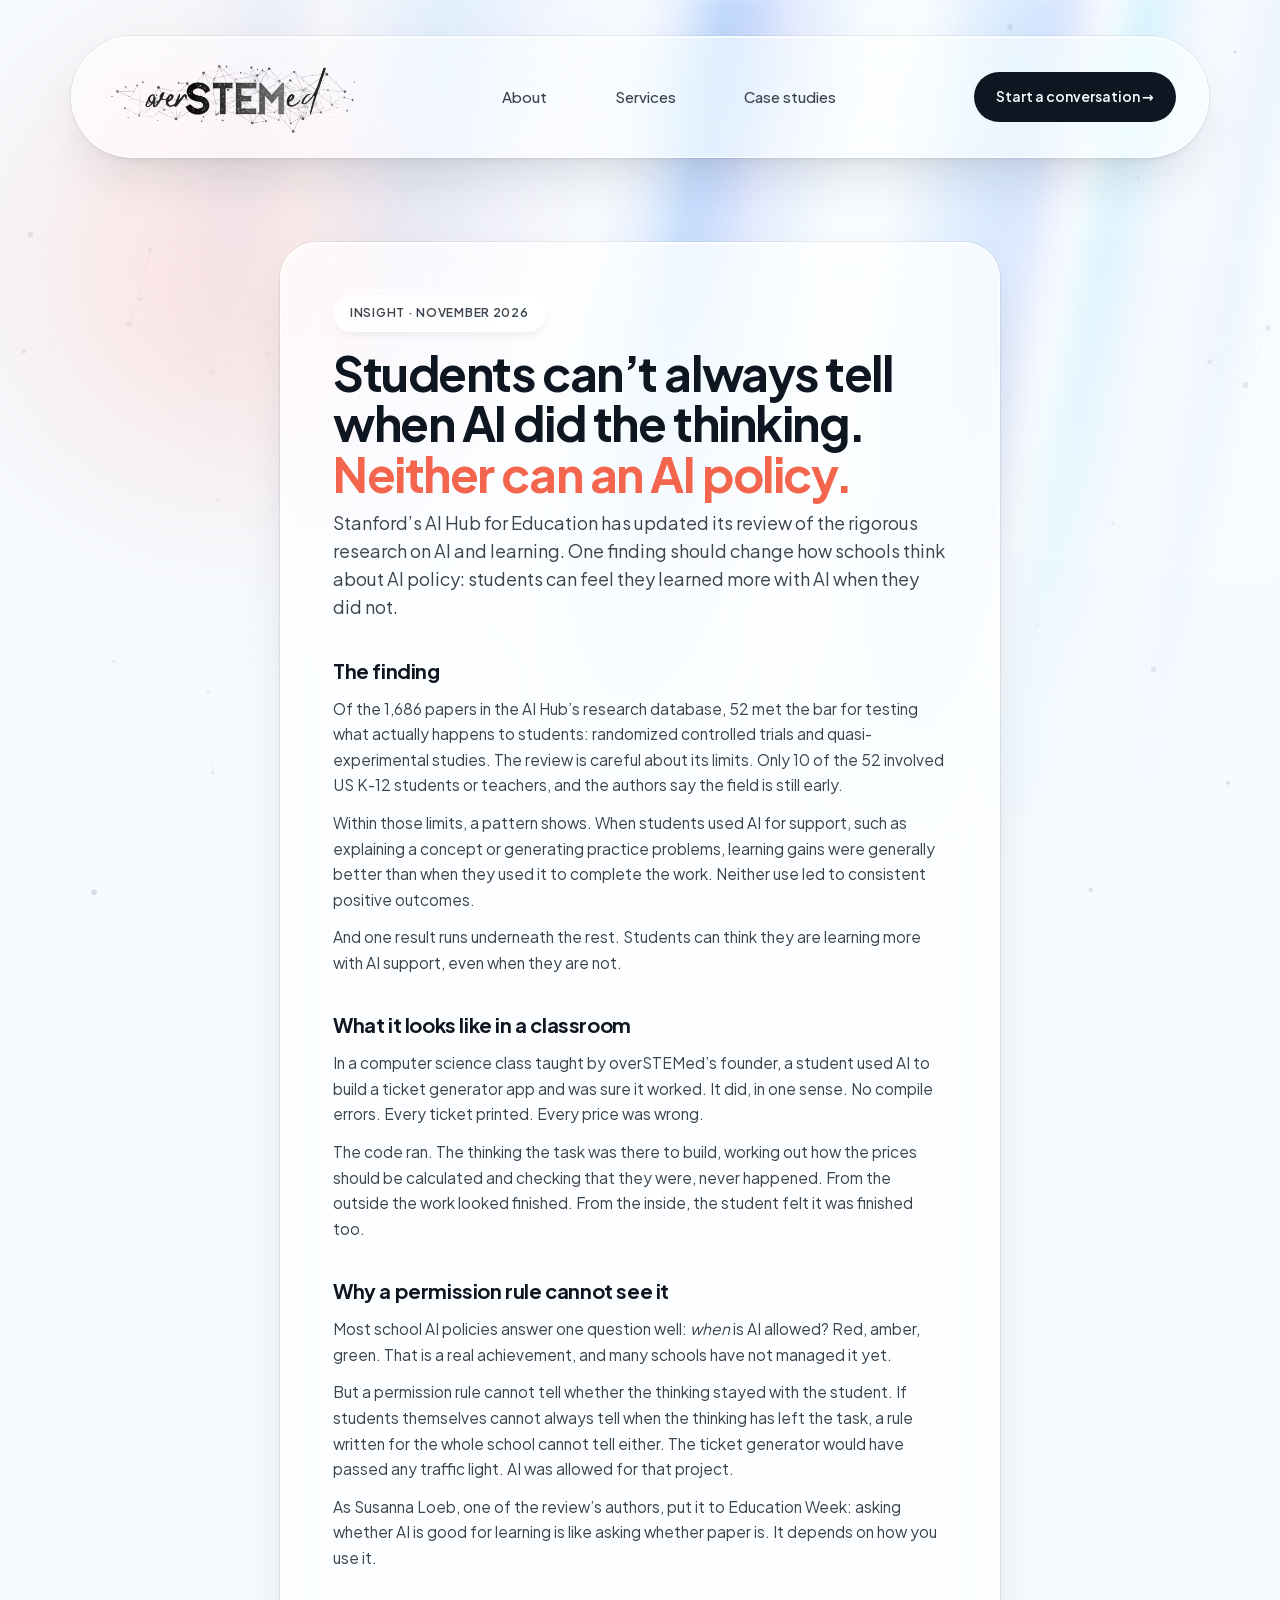
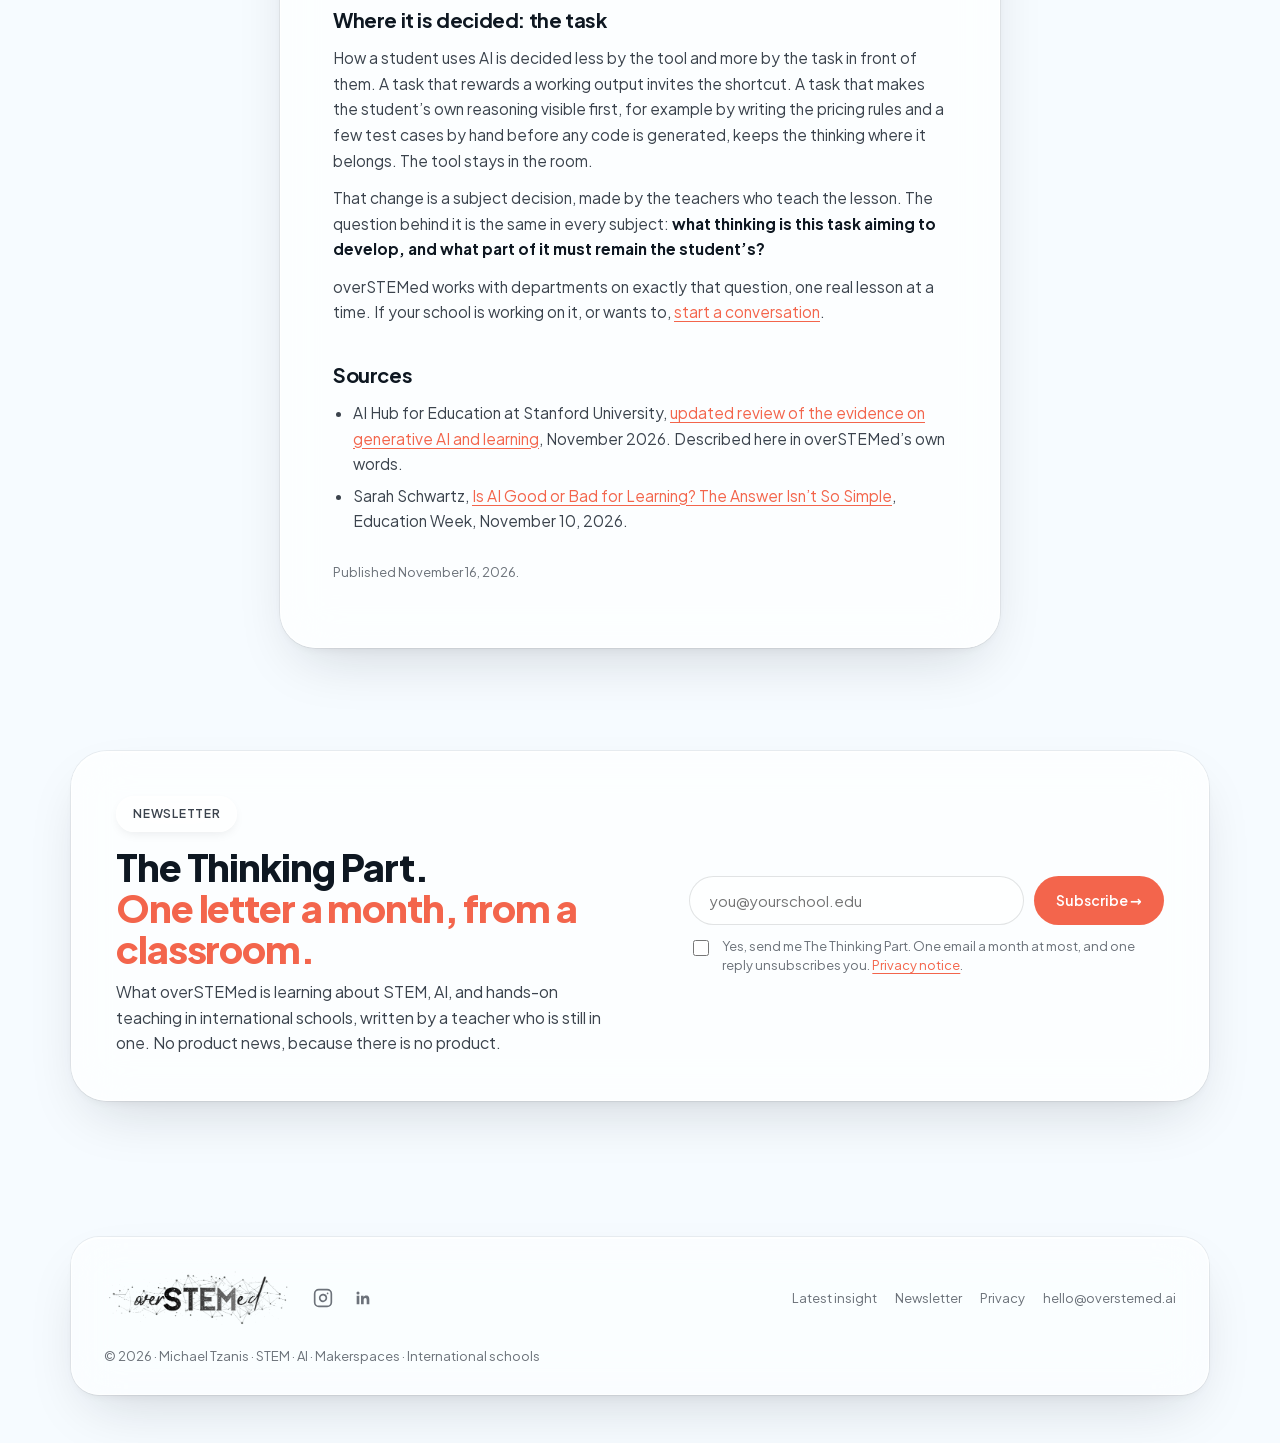
<file: insights/when-ai-does-the-thinking/index.html>
<!doctype html>
<html lang="en">
<head>
<meta charset="utf-8" />
<meta name="viewport" content="width=device-width, initial-scale=1.0" />
<title>Students can&rsquo;t always tell when AI did the thinking. Neither can an AI policy. | overSTEMed</title>
<meta name="description" content="A new Stanford review of 52 rigorous studies found students can feel they learned more with AI when they did not. What that means for school AI policies, and for task design." />
<link rel="canonical" href="https://overstemed.ai/insights/when-ai-does-the-thinking/" />
<link rel="icon" href="/favicon.ico?v=2" sizes="48x48" />
<link rel="icon" type="image/png" sizes="32x32" href="/favicon-32.png?v=2" />
<link rel="icon" type="image/png" sizes="16x16" href="/favicon-16.png?v=2" />
<link rel="icon" type="image/png" sizes="192x192" href="/favicon-192.png?v=2" />
<link rel="apple-touch-icon" sizes="180x180" href="/favicon-180.png?v=2" />
<meta property="og:type" content="article" />
<meta property="og:url" content="https://overstemed.ai/insights/when-ai-does-the-thinking/" />
<meta property="og:title" content="Students can&rsquo;t always tell when AI did the thinking. Neither can an AI policy. | overSTEMed" />
<meta property="og:description" content="Stanford's new evidence review, why a permission rule cannot see the problem, and why task design can." />
<meta property="og:image" content="https://overstemed.ai/social-card.png" />
<meta property="og:image:secure_url" content="https://overstemed.ai/social-card.png" />
<meta property="og:image:type" content="image/png" />
<meta property="og:image:width" content="2400" />
<meta property="og:image:height" content="1260" />
<meta property="og:image:alt" content="overSTEMed | Designing future-ready schools" />
<meta name="twitter:card" content="summary_large_image" />
<meta name="twitter:title" content="Students can&rsquo;t always tell when AI did the thinking. Neither can an AI policy. | overSTEMed" />
<meta name="twitter:description" content="Stanford's new evidence review, why a permission rule cannot see the problem, and why task design can." />
<meta name="twitter:image" content="https://overstemed.ai/social-card.png" />
<link rel="stylesheet" href="/fonts.css?v=1" />
<link rel="stylesheet" href="/page-styles.css?v=6">
<style>
  .legal-wrap { max-width: 720px; margin: 0 auto; }
  .legal-card {
    padding: clamp(28px, 5vw, 52px);
    border-radius: var(--r-xl);
    background: var(--glass-strong);
    backdrop-filter: blur(28px) saturate(180%);
    -webkit-backdrop-filter: blur(28px) saturate(180%);
    border: 1px solid var(--glass-stroke);
    box-shadow: var(--glass-shadow);
  }
  .legal-card h1 { font-size: clamp(32px, 5vw, 48px); line-height: 1.05; letter-spacing: -0.03em; margin: 16px 0 10px; }
  .legal-card h1 .ed { color: var(--ed); }
  .legal-card h1 .serif-i { font-family: var(--serif); font-style: italic; font-weight: 400; letter-spacing: -0.01em; color: var(--ed); }
  .legal-card .lede { font-size: 18px; line-height: 1.55; color: var(--ink-soft); margin: 0 0 8px; }
  .legal-card h2 { font-size: 20px; letter-spacing: -0.02em; margin: 34px 0 10px; }
  .legal-card p, .legal-card li { font-size: 15.5px; line-height: 1.65; color: var(--ink-soft); }
  .legal-card p { margin: 0 0 12px; }
  .legal-card ul { padding-left: 20px; margin: 0 0 12px; }
  .legal-card li { margin: 0 0 6px; }
  .legal-card a { color: var(--ed); text-decoration: underline; text-underline-offset: 3px; }
  .legal-card strong { color: var(--ink); }
  .legal-card .stamp { font-size: 13px; color: var(--ink-mute); margin-top: 28px; }
  .none-list { display: grid; gap: 8px; margin: 14px 0 6px; }
  .none-list div { display: flex; gap: 10px; align-items: baseline; font-size: 15.5px; color: var(--ink); font-weight: 600; }
  .none-list div span.no { color: var(--ed); font-weight: 800; }
</style>
</head>
<body id="top">

<!-- ───── Aurora background ───── -->
<div class="aurora" aria-hidden="true">
  <div class="aurora__warm"></div>
  <div class="aurora__layer is-tr"></div>
</div>

<!-- ───── Drifting node-network ───── -->
<canvas class="nodes-canvas" aria-hidden="true"></canvas>
<script defer src="/page-scripts.js?v=3"></script>

<!-- ───── Logo SVG symbol (reused) ───── -->
<svg width="0" height="0" style="position:absolute" aria-hidden="true">
  <defs>
    <linearGradient id="lg-glass" x1="0" y1="0" x2="1" y2="1">
      <stop offset="0%" stop-color="oklch(0.96 0.05 30 / 0.95)" />
      <stop offset="55%" stop-color="oklch(0.92 0.05 250 / 0.85)" />
      <stop offset="100%" stop-color="oklch(0.88 0.06 320 / 0.85)" />
    </linearGradient>
    <linearGradient id="lg-ink" x1="0" y1="0" x2="0" y2="1">
      <stop offset="0%" stop-color="oklch(0.28 0.03 255)" />
      <stop offset="100%" stop-color="oklch(0.18 0.025 255)" />
    </linearGradient>
    <symbol id="logo-mark" viewBox="0 0 48 48">
      <!-- squircle base -->
      <path d="M24 1.5
               C 38 1.5  46.5 10  46.5 24
               C 46.5 38  38 46.5  24 46.5
               C 10 46.5  1.5 38  1.5 24
               C 1.5 10  10 1.5  24 1.5 Z"
            fill="url(#lg-glass)" stroke="oklch(1 0 0 / 0.9)" stroke-width="1" />
      <!-- highlight arc -->
      <path d="M6 18 C 14 8, 30 6, 42 14"
            fill="none" stroke="oklch(1 0 0 / 0.7)" stroke-width="1.4" stroke-linecap="round" />
      <!-- monogram 'oS' — o as small ring (over), S as anchor -->
      <circle cx="14" cy="16" r="3.6" fill="none" stroke="url(#lg-ink)" stroke-width="2.2" />
      <text x="24" y="36" text-anchor="middle"
            font-family="Plus Jakarta Sans, sans-serif"
            font-weight="800" font-size="22"
            letter-spacing="-1"
            fill="url(#lg-ink)">S</text>
      <!-- ED dot -->
      <circle cx="36" cy="14" r="3.4" fill="oklch(0.68 0.18 32)" />
      <circle cx="34.8" cy="12.8" r="1.1" fill="oklch(1 0 0 / 0.85)" />
    </symbol>
  </defs>
</svg>

<!-- ───── Floating glass nav ───── -->
<div class="nav-wrap">
  <div class="wrap">
    <nav class="nav">
    <a href="/" class="brand" aria-label="overSTEMed home">
      <img class="brand-logo" src="/over-logo-test.png" alt="overSTEMed" />
    </a>
    <div class="nav-links">
      <a href="/#about">About</a>
      <a href="/services/">Services</a>
      <a href="/case-studies/">Case studies</a>
    </div>
    <a href="/contact/" class="nav-cta">Start a conversation →</a>
  </nav>
  </div>
</div>


<!-- ───────── Insight: when AI does the thinking ───────── -->
<section id="insight" data-screen-label="15 Insight when AI does the thinking">
  <div class="wrap">
    <div class="legal-wrap">
      <article class="legal-card">
        <span class="eyebrow"><span><span class="dot"></span><span>Insight &middot; November 2026</span></span></span>
        <h1>Students can&rsquo;t always tell when AI did the thinking. <span class="ed">Neither can an AI policy.</span></h1>
        <p class="lede">Stanford&rsquo;s AI Hub for Education has updated its review of the rigorous research on AI and learning. One finding should change how schools think about AI policy: students can feel they learned more with AI when they did not.</p>

        <h2>The finding</h2>
        <p>Of the 1,686 papers in the AI Hub&rsquo;s research database, 52 met the bar for testing what actually happens to students: randomized controlled trials and quasi-experimental studies. The review is careful about its limits. Only 10 of the 52 involved US K-12 students or teachers, and the authors say the field is still early.</p>
        <p>Within those limits, a pattern shows. When students used AI for support, such as explaining a concept or generating practice problems, learning gains were generally better than when they used it to complete the work. Neither use led to consistent positive outcomes.</p>
        <p>And one result runs underneath the rest. Students can think they are learning more with AI support, even when they are not.</p>

        <h2>What it looks like in a classroom</h2>
        <p>In a computer science class taught by overSTEMed&rsquo;s founder, a student used AI to build a ticket generator app and was sure it worked. It did, in one sense. No compile errors. Every ticket printed. Every price was wrong.</p>
        <p>The code ran. The thinking the task was there to build, working out how the prices should be calculated and checking that they were, never happened. From the outside the work looked finished. From the inside, the student felt it was finished too.</p>

        <h2>Why a permission rule cannot see it</h2>
        <p>Most school AI policies answer one question well: <em>when</em> is AI allowed? Red, amber, green. That is a real achievement, and many schools have not managed it yet.</p>
        <p>But a permission rule cannot tell whether the thinking stayed with the student. If students themselves cannot always tell when the thinking has left the task, a rule written for the whole school cannot tell either. The ticket generator would have passed any traffic light. AI was allowed for that project.</p>
        <p>As Susanna Loeb, one of the review&rsquo;s authors, put it to Education Week: asking whether AI is good for learning is like asking whether paper is. It depends on how you use it.</p>

        <h2>Where it is decided: the task</h2>
        <p>How a student uses AI is decided less by the tool and more by the task in front of them. A task that rewards a working output invites the shortcut. A task that makes the student&rsquo;s own reasoning visible first, for example by writing the pricing rules and a few test cases by hand before any code is generated, keeps the thinking where it belongs. The tool stays in the room.</p>
        <p>That change is a subject decision, made by the teachers who teach the lesson. The question behind it is the same in every subject: <strong>what thinking is this task aiming to develop, and what part of it must remain the student&rsquo;s?</strong></p>
        <p>overSTEMed works with departments on exactly that question, one real lesson at a time. If your school is working on it, or wants to, <a href="/contact/">start a conversation</a>.</p>

        <h2>Sources</h2>
        <ul>
          <li>AI Hub for Education at Stanford University, <a href="https://scale.stanford.edu/ai" target="_blank" rel="noopener">updated review of the evidence on generative AI and learning</a>, November 2026. Described here in overSTEMed&rsquo;s own words.</li>
          <li>Sarah Schwartz, <a href="https://www.edweek.org/technology/is-ai-good-or-bad-for-learning-the-answer-isnt-so-simple/2026/11" target="_blank" rel="noopener">Is AI Good or Bad for Learning? The Answer Isn&rsquo;t So Simple</a>, Education Week, November 10, 2026.</li>
        </ul>

        <p class="stamp">Published November 16, 2026.</p>
      </article>
    </div>
  </div>
</section>

<!-- ───────── Newsletter ───────── -->
<section id="newsletter" class="newsletter" aria-labelledby="newsletter-title">
  <div class="wrap">
    <div class="news-card">
      <div class="news-copy">
        <span class="eyebrow"><span><span class="dot"></span><span>Newsletter</span></span></span>
        <h2 id="newsletter-title">The Thinking Part.<br /><em>One letter a month, from a classroom.</em></h2>
        <p>What overSTEMed is learning about STEM, AI, and hands-on teaching in international schools, written by a teacher who is still in one. No product news, because there is no product.</p>
      </div>
      <form class="news-form" name="newsletter" method="POST" action="https://buttondown.com/api/emails/embed-subscribe/overstemed">
        <label class="sr-only" for="news-email">Email</label>
        <div class="news-row">
          <input id="news-email" name="email" type="email" placeholder="you@yourschool.edu" required autocomplete="email" />
          <button type="submit" class="btn btn-ed">Subscribe →</button>
        </div>
        <label class="news-consent">
          <input type="checkbox" name="Consent" value="Yes, send me The Thinking Part" required />
          <span>Yes, send me The Thinking Part. One email a month at most, and one reply unsubscribes you. <a href="/privacy/">Privacy notice</a>.</span>
        </label>
      </form>
    </div>
  </div>
</section>

<!-- ───────── Footer ───────── -->
<footer>
  <div class="wrap">
    <div class="foot-card">
      <div style="display: flex; align-items: center; gap: 12px;">
        <img class="footer-logo" src="/over-logo-test.png" alt="overSTEMed" />
        <div class="foot-icons">
          <a class="footer-social" href="https://instagram.com/overstemed.ai" target="_blank" rel="noopener" aria-label="overSTEMed on Instagram">
            <svg width="20" height="20" viewBox="0 0 24 24" fill="none" stroke="currentColor" stroke-width="2" stroke-linecap="round" stroke-linejoin="round" aria-hidden="true">
              <rect x="2" y="2" width="20" height="20" rx="5" ry="5"/>
              <path d="M16 11.37A4 4 0 1 1 12.63 8 4 4 0 0 1 16 11.37z"/>
              <line x1="17.5" y1="6.5" x2="17.5" y2="6.5"/>
            </svg>
          </a>
          <a class="footer-social" href="https://www.linkedin.com/company/overstemed" target="_blank" rel="noopener" aria-label="overSTEMed on LinkedIn">
            <svg width="18" height="18" viewBox="0 0 24 24" fill="currentColor" aria-hidden="true"><path d="M20.45 20.45h-3.55v-5.57c0-1.33-.03-3.04-1.85-3.04-1.85 0-2.14 1.45-2.14 2.94v5.67H9.36V9h3.41v1.56h.05c.47-.9 1.63-1.85 3.36-1.85 3.6 0 4.27 2.37 4.27 5.45v6.29zM5.34 7.43a2.06 2.06 0 1 1 0-4.12 2.06 2.06 0 0 1 0 4.12zM7.12 20.45H3.56V9h3.56v11.45z"/></svg>
          </a>
        </div>
      </div>
      <div class="foot-links">
        <a href="/insights/when-ai-does-the-thinking/">Latest insight</a>
        <a href="/#newsletter">Newsletter</a>
        <a href="/privacy/">Privacy</a>
        <a href="mailto:hello@overstemed.ai">hello@overstemed.ai</a>
      </div>
      <div class="meta">© 2026 · Michael Tzanis · STEM · AI · Makerspaces · International schools</div>
    </div>
  </div>
</footer>


</body>
</html>
</file>
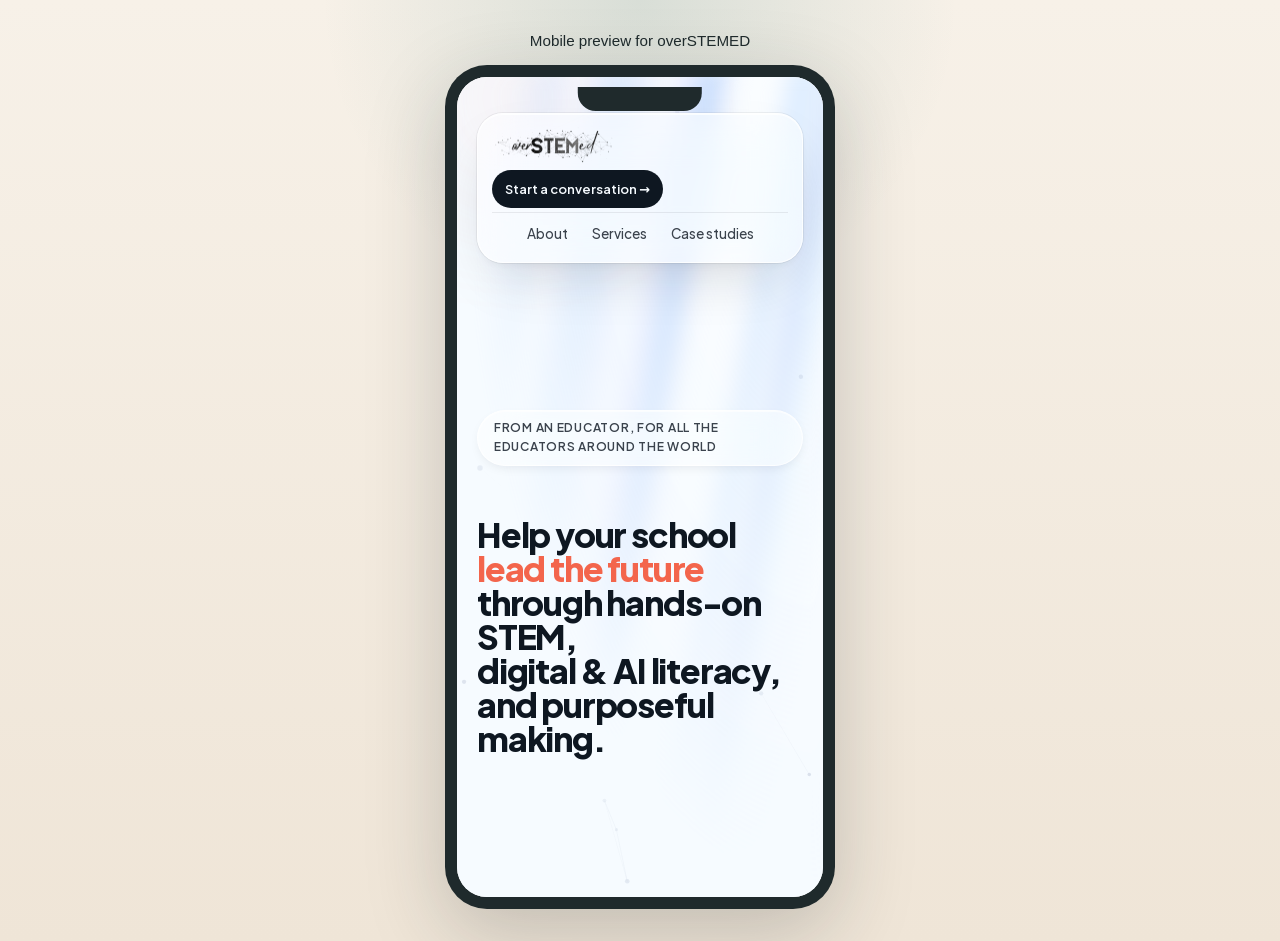
<file: mobile-preview.html>
<!DOCTYPE html>
<html lang="en">
  <head>
    <meta charset="UTF-8" />
    <meta name="viewport" content="width=device-width, initial-scale=1.0" />
    <title>overSTEMED Mobile Preview</title>
    <style>
      :root {
        --bg: #efe5d7;
        --frame: #1f2a2c;
        --screen: #111111;
      }

      * {
        box-sizing: border-box;
      }

      body {
        margin: 0;
        min-height: 100vh;
        display: grid;
        place-items: center;
        padding: 2rem;
        font-family: "Avenir Next", "Segoe UI", sans-serif;
        background:
          radial-gradient(circle at top, rgba(30, 107, 111, 0.14), transparent 28%),
          linear-gradient(180deg, #f7f1e8 0%, var(--bg) 100%);
        color: #1f2a2c;
      }

      .preview-shell {
        display: grid;
        gap: 1rem;
        justify-items: center;
      }

      .preview-shell p {
        margin: 0;
        font-size: 0.95rem;
      }

      .phone-frame {
        width: 390px;
        max-width: 100%;
        height: 844px;
        padding: 12px;
        border-radius: 42px;
        background: var(--frame);
        box-shadow: 0 24px 80px rgba(31, 42, 44, 0.22);
      }

      .phone-screen {
        position: relative;
        width: 100%;
        height: 100%;
        overflow: hidden;
        border-radius: 30px;
        background: var(--screen);
      }

      .phone-notch {
        position: absolute;
        top: 10px;
        left: 50%;
        transform: translateX(-50%);
        z-index: 2;
        width: 34%;
        height: 24px;
        border-radius: 0 0 18px 18px;
        background: var(--frame);
      }

      iframe {
        width: 100%;
        height: 100%;
        border: 0;
        background: white;
      }
    </style>
  </head>
  <body>
    <div class="preview-shell">
      <p>Mobile preview for overSTEMED</p>
      <div class="phone-frame">
        <div class="phone-screen">
          <div class="phone-notch"></div>
          <iframe src="index.html" title="Mobile preview of overSTEMED"></iframe>
        </div>
      </div>
    </div>
  </body>
</html>
</file>
<file: fonts.css>
/* Self-hosted web fonts (Plus Jakarta Sans, Instrument Serif; SIL Open Font License). Served from overstemed.ai so no visitor request goes to Google. */
@font-face {
  font-family: 'Instrument Serif';
  font-style: italic;
  font-weight: 400;
  font-display: swap;
  src: url(/fonts/instrument-serif-italic-latin-ext.woff2) format('woff2');
  unicode-range: U+0100-02BA, U+02BD-02C5, U+02C7-02CC, U+02CE-02D7, U+02DD-02FF, U+0304, U+0308, U+0329, U+1D00-1DBF, U+1E00-1E9F, U+1EF2-1EFF, U+2020, U+20A0-20AB, U+20AD-20C0, U+2113, U+2C60-2C7F, U+A720-A7FF;
}
@font-face {
  font-family: 'Instrument Serif';
  font-style: italic;
  font-weight: 400;
  font-display: swap;
  src: url(/fonts/instrument-serif-italic-latin.woff2) format('woff2');
  unicode-range: U+0000-00FF, U+0131, U+0152-0153, U+02BB-02BC, U+02C6, U+02DA, U+02DC, U+0304, U+0308, U+0329, U+2000-206F, U+20AC, U+2122, U+2191, U+2193, U+2212, U+2215, U+FEFF, U+FFFD;
}
@font-face {
  font-family: 'Instrument Serif';
  font-style: normal;
  font-weight: 400;
  font-display: swap;
  src: url(/fonts/instrument-serif-normal-latin-ext.woff2) format('woff2');
  unicode-range: U+0100-02BA, U+02BD-02C5, U+02C7-02CC, U+02CE-02D7, U+02DD-02FF, U+0304, U+0308, U+0329, U+1D00-1DBF, U+1E00-1E9F, U+1EF2-1EFF, U+2020, U+20A0-20AB, U+20AD-20C0, U+2113, U+2C60-2C7F, U+A720-A7FF;
}
@font-face {
  font-family: 'Instrument Serif';
  font-style: normal;
  font-weight: 400;
  font-display: swap;
  src: url(/fonts/instrument-serif-normal-latin.woff2) format('woff2');
  unicode-range: U+0000-00FF, U+0131, U+0152-0153, U+02BB-02BC, U+02C6, U+02DA, U+02DC, U+0304, U+0308, U+0329, U+2000-206F, U+20AC, U+2122, U+2191, U+2193, U+2212, U+2215, U+FEFF, U+FFFD;
}
@font-face {
  font-family: 'Plus Jakarta Sans';
  font-style: normal;
  font-weight: 400;
  font-display: swap;
  src: url(/fonts/plus-jakarta-sans-normal-cyrillic-ext.woff2) format('woff2');
  unicode-range: U+0460-052F, U+1C80-1C8A, U+20B4, U+2DE0-2DFF, U+A640-A69F, U+FE2E-FE2F;
}
@font-face {
  font-family: 'Plus Jakarta Sans';
  font-style: normal;
  font-weight: 400;
  font-display: swap;
  src: url(/fonts/plus-jakarta-sans-normal-vietnamese.woff2) format('woff2');
  unicode-range: U+0102-0103, U+0110-0111, U+0128-0129, U+0168-0169, U+01A0-01A1, U+01AF-01B0, U+0300-0301, U+0303-0304, U+0308-0309, U+0323, U+0329, U+1EA0-1EF9, U+20AB;
}
@font-face {
  font-family: 'Plus Jakarta Sans';
  font-style: normal;
  font-weight: 400;
  font-display: swap;
  src: url(/fonts/plus-jakarta-sans-normal-latin-ext.woff2) format('woff2');
  unicode-range: U+0100-02BA, U+02BD-02C5, U+02C7-02CC, U+02CE-02D7, U+02DD-02FF, U+0304, U+0308, U+0329, U+1D00-1DBF, U+1E00-1E9F, U+1EF2-1EFF, U+2020, U+20A0-20AB, U+20AD-20C0, U+2113, U+2C60-2C7F, U+A720-A7FF;
}
@font-face {
  font-family: 'Plus Jakarta Sans';
  font-style: normal;
  font-weight: 400;
  font-display: swap;
  src: url(/fonts/plus-jakarta-sans-normal-latin.woff2) format('woff2');
  unicode-range: U+0000-00FF, U+0131, U+0152-0153, U+02BB-02BC, U+02C6, U+02DA, U+02DC, U+0304, U+0308, U+0329, U+2000-206F, U+20AC, U+2122, U+2191, U+2193, U+2212, U+2215, U+FEFF, U+FFFD;
}
@font-face {
  font-family: 'Plus Jakarta Sans';
  font-style: normal;
  font-weight: 500;
  font-display: swap;
  src: url(/fonts/plus-jakarta-sans-normal-cyrillic-ext.woff2) format('woff2');
  unicode-range: U+0460-052F, U+1C80-1C8A, U+20B4, U+2DE0-2DFF, U+A640-A69F, U+FE2E-FE2F;
}
@font-face {
  font-family: 'Plus Jakarta Sans';
  font-style: normal;
  font-weight: 500;
  font-display: swap;
  src: url(/fonts/plus-jakarta-sans-normal-vietnamese.woff2) format('woff2');
  unicode-range: U+0102-0103, U+0110-0111, U+0128-0129, U+0168-0169, U+01A0-01A1, U+01AF-01B0, U+0300-0301, U+0303-0304, U+0308-0309, U+0323, U+0329, U+1EA0-1EF9, U+20AB;
}
@font-face {
  font-family: 'Plus Jakarta Sans';
  font-style: normal;
  font-weight: 500;
  font-display: swap;
  src: url(/fonts/plus-jakarta-sans-normal-latin-ext.woff2) format('woff2');
  unicode-range: U+0100-02BA, U+02BD-02C5, U+02C7-02CC, U+02CE-02D7, U+02DD-02FF, U+0304, U+0308, U+0329, U+1D00-1DBF, U+1E00-1E9F, U+1EF2-1EFF, U+2020, U+20A0-20AB, U+20AD-20C0, U+2113, U+2C60-2C7F, U+A720-A7FF;
}
@font-face {
  font-family: 'Plus Jakarta Sans';
  font-style: normal;
  font-weight: 500;
  font-display: swap;
  src: url(/fonts/plus-jakarta-sans-normal-latin.woff2) format('woff2');
  unicode-range: U+0000-00FF, U+0131, U+0152-0153, U+02BB-02BC, U+02C6, U+02DA, U+02DC, U+0304, U+0308, U+0329, U+2000-206F, U+20AC, U+2122, U+2191, U+2193, U+2212, U+2215, U+FEFF, U+FFFD;
}
@font-face {
  font-family: 'Plus Jakarta Sans';
  font-style: normal;
  font-weight: 600;
  font-display: swap;
  src: url(/fonts/plus-jakarta-sans-normal-cyrillic-ext.woff2) format('woff2');
  unicode-range: U+0460-052F, U+1C80-1C8A, U+20B4, U+2DE0-2DFF, U+A640-A69F, U+FE2E-FE2F;
}
@font-face {
  font-family: 'Plus Jakarta Sans';
  font-style: normal;
  font-weight: 600;
  font-display: swap;
  src: url(/fonts/plus-jakarta-sans-normal-vietnamese.woff2) format('woff2');
  unicode-range: U+0102-0103, U+0110-0111, U+0128-0129, U+0168-0169, U+01A0-01A1, U+01AF-01B0, U+0300-0301, U+0303-0304, U+0308-0309, U+0323, U+0329, U+1EA0-1EF9, U+20AB;
}
@font-face {
  font-family: 'Plus Jakarta Sans';
  font-style: normal;
  font-weight: 600;
  font-display: swap;
  src: url(/fonts/plus-jakarta-sans-normal-latin-ext.woff2) format('woff2');
  unicode-range: U+0100-02BA, U+02BD-02C5, U+02C7-02CC, U+02CE-02D7, U+02DD-02FF, U+0304, U+0308, U+0329, U+1D00-1DBF, U+1E00-1E9F, U+1EF2-1EFF, U+2020, U+20A0-20AB, U+20AD-20C0, U+2113, U+2C60-2C7F, U+A720-A7FF;
}
@font-face {
  font-family: 'Plus Jakarta Sans';
  font-style: normal;
  font-weight: 600;
  font-display: swap;
  src: url(/fonts/plus-jakarta-sans-normal-latin.woff2) format('woff2');
  unicode-range: U+0000-00FF, U+0131, U+0152-0153, U+02BB-02BC, U+02C6, U+02DA, U+02DC, U+0304, U+0308, U+0329, U+2000-206F, U+20AC, U+2122, U+2191, U+2193, U+2212, U+2215, U+FEFF, U+FFFD;
}
@font-face {
  font-family: 'Plus Jakarta Sans';
  font-style: normal;
  font-weight: 700;
  font-display: swap;
  src: url(/fonts/plus-jakarta-sans-normal-cyrillic-ext.woff2) format('woff2');
  unicode-range: U+0460-052F, U+1C80-1C8A, U+20B4, U+2DE0-2DFF, U+A640-A69F, U+FE2E-FE2F;
}
@font-face {
  font-family: 'Plus Jakarta Sans';
  font-style: normal;
  font-weight: 700;
  font-display: swap;
  src: url(/fonts/plus-jakarta-sans-normal-vietnamese.woff2) format('woff2');
  unicode-range: U+0102-0103, U+0110-0111, U+0128-0129, U+0168-0169, U+01A0-01A1, U+01AF-01B0, U+0300-0301, U+0303-0304, U+0308-0309, U+0323, U+0329, U+1EA0-1EF9, U+20AB;
}
@font-face {
  font-family: 'Plus Jakarta Sans';
  font-style: normal;
  font-weight: 700;
  font-display: swap;
  src: url(/fonts/plus-jakarta-sans-normal-latin-ext.woff2) format('woff2');
  unicode-range: U+0100-02BA, U+02BD-02C5, U+02C7-02CC, U+02CE-02D7, U+02DD-02FF, U+0304, U+0308, U+0329, U+1D00-1DBF, U+1E00-1E9F, U+1EF2-1EFF, U+2020, U+20A0-20AB, U+20AD-20C0, U+2113, U+2C60-2C7F, U+A720-A7FF;
}
@font-face {
  font-family: 'Plus Jakarta Sans';
  font-style: normal;
  font-weight: 700;
  font-display: swap;
  src: url(/fonts/plus-jakarta-sans-normal-latin.woff2) format('woff2');
  unicode-range: U+0000-00FF, U+0131, U+0152-0153, U+02BB-02BC, U+02C6, U+02DA, U+02DC, U+0304, U+0308, U+0329, U+2000-206F, U+20AC, U+2122, U+2191, U+2193, U+2212, U+2215, U+FEFF, U+FFFD;
}
@font-face {
  font-family: 'Plus Jakarta Sans';
  font-style: normal;
  font-weight: 800;
  font-display: swap;
  src: url(/fonts/plus-jakarta-sans-normal-cyrillic-ext.woff2) format('woff2');
  unicode-range: U+0460-052F, U+1C80-1C8A, U+20B4, U+2DE0-2DFF, U+A640-A69F, U+FE2E-FE2F;
}
@font-face {
  font-family: 'Plus Jakarta Sans';
  font-style: normal;
  font-weight: 800;
  font-display: swap;
  src: url(/fonts/plus-jakarta-sans-normal-vietnamese.woff2) format('woff2');
  unicode-range: U+0102-0103, U+0110-0111, U+0128-0129, U+0168-0169, U+01A0-01A1, U+01AF-01B0, U+0300-0301, U+0303-0304, U+0308-0309, U+0323, U+0329, U+1EA0-1EF9, U+20AB;
}
@font-face {
  font-family: 'Plus Jakarta Sans';
  font-style: normal;
  font-weight: 800;
  font-display: swap;
  src: url(/fonts/plus-jakarta-sans-normal-latin-ext.woff2) format('woff2');
  unicode-range: U+0100-02BA, U+02BD-02C5, U+02C7-02CC, U+02CE-02D7, U+02DD-02FF, U+0304, U+0308, U+0329, U+1D00-1DBF, U+1E00-1E9F, U+1EF2-1EFF, U+2020, U+20A0-20AB, U+20AD-20C0, U+2113, U+2C60-2C7F, U+A720-A7FF;
}
@font-face {
  font-family: 'Plus Jakarta Sans';
  font-style: normal;
  font-weight: 800;
  font-display: swap;
  src: url(/fonts/plus-jakarta-sans-normal-latin.woff2) format('woff2');
  unicode-range: U+0000-00FF, U+0131, U+0152-0153, U+02BB-02BC, U+02C6, U+02DA, U+02DC, U+0304, U+0308, U+0329, U+2000-206F, U+20AC, U+2122, U+2191, U+2193, U+2212, U+2215, U+FEFF, U+FFFD;
}
</file>
<file: page-styles.css>
:root {
  /* Liquid Glass palette — soft, light, layered */
  --bg: oklch(0.985 0.008 250);
  --bg-tint-a: oklch(0.92 0.06 25);     /* coral-peach */
  --bg-tint-b: oklch(0.90 0.07 230);    /* periwinkle */
  --bg-tint-c: oklch(0.92 0.06 320);    /* lavender */
  --bg-tint-d: oklch(0.92 0.05 160);    /* mint */
  --ink: oklch(0.20 0.025 255);
  --ink-soft: oklch(0.38 0.02 255);
  --ink-mute: oklch(0.55 0.015 255);
  --rule: oklch(0.20 0.02 255 / 0.10);
  --rule-strong: oklch(0.20 0.02 255 / 0.20);
  --ed: oklch(0.68 0.18 32);            /* the ED accent */
  --ed-soft: oklch(0.78 0.14 32);
  --blue: oklch(0.62 0.16 245);
  --glass: oklch(1 0 0 / 0.55);
  --glass-strong: oklch(1 0 0 / 0.72);
  --glass-stroke: oklch(1 0 0 / 0.75);
  --glass-shadow: 0 1px 0 oklch(1 0 0 / 0.7) inset, 0 0 0 1px oklch(0.2 0.02 255 / 0.06), 0 24px 60px -20px oklch(0.2 0.02 255 / 0.18), 0 4px 14px -6px oklch(0.2 0.02 255 / 0.10);
  --sans: "Plus Jakarta Sans", ui-sans-serif, system-ui, -apple-system, "SF Pro Text", sans-serif;
  --serif: "Instrument Serif", "Iowan Old Style", Georgia, serif;
  --r-xl: 36px;
  --r-lg: 28px;
  --r-md: 20px;
  --r-sm: 14px;
  --pad: clamp(20px, 4vw, 56px);
  --maxw: 1240px;
}

* { box-sizing: border-box; }

/* keep anchor-jump targets clear of the floating nav */
section, footer { scroll-margin-top: 110px; }
html, body { margin: 0; padding: 0; }
html { scroll-behavior: smooth; }
body {
  background: var(--bg);
  color: var(--ink);
  font-family: var(--sans);
  font-weight: 400;
  font-size: 16px;
  line-height: 1.55;
  -webkit-font-smoothing: antialiased;
  text-rendering: optimizeLegibility;
  overflow-x: hidden;
}

/* ───────── Living background — Aurora ───────── */
/* Color tokens used by the aurora gradients */
:root {
  --white: #ffffff;
  --black: #000000;
  --transparent: transparent;
  --blue-500: #3b82f6;
  --blue-400: #60a5fa;
  --blue-300: #93c5fd;
  --indigo-300: #a5b4fc;
  --violet-200: #ddd6fe;
}

.aurora {
  position: fixed; inset: 0;
  z-index: 0;
  overflow: hidden;
  pointer-events: none;
}

/* Soft warm peach glow in the top-left — preserves the original
   tinted backdrop behind the logo dock. */
.aurora__warm {
  position: absolute;
  top: -10%; left: -10%;
  width: 56vw; height: 56vw;
  border-radius: 50%;
  filter: blur(80px);
  opacity: 0.85;
  background: radial-gradient(circle at 50% 50%, oklch(0.92 0.06 25), transparent 60%);
  pointer-events: none;
}

/* Drifting node network — slow constellation behind content */
.nodes-canvas {
  position: fixed;
  inset: 0;
  z-index: 1;
  pointer-events: none;
  opacity: 0.4;
  /* Keep the constellation toward the edges and fade it out behind the
     central column where the reading text sits, so its motion never
     drifts under unbuffered text. Answers Tim Venchus's note
     (2026-08-03) that the moving background was distracting under text
     not backed by a solid pane. */
  -webkit-mask-image: radial-gradient(ellipse 72% 80% at 50% 46%,
                        transparent 0%, transparent 34%,
                        rgba(0, 0, 0, 0.5) 66%, #000 100%);
          mask-image: radial-gradient(ellipse 72% 80% at 50% 46%,
                        transparent 0%, transparent 34%,
                        rgba(0, 0, 0, 0.5) 66%, #000 100%);
}

/* Reader-comfort: if motion is unwelcome, hide the drifting layer
   entirely (the aurora already freezes via the rule further down). */
@media (prefers-reduced-motion: reduce) {
  .nodes-canvas { opacity: 0.22; }
}

.aurora__layer {
  --white-gradient: repeating-linear-gradient(
    100deg,
    var(--white) 0%, var(--white) 7%,
    var(--transparent) 10%, var(--transparent) 12%,
    var(--white) 16%
  );
  --aurora-gradient: repeating-linear-gradient(
    100deg,
    var(--blue-500) 10%,
    var(--indigo-300) 15%,
    var(--blue-300) 20%,
    var(--violet-200) 25%,
    var(--blue-400) 30%
  );
  position: absolute;
  inset: -10px;
  opacity: 0.5;
  background-image: var(--white-gradient), var(--aurora-gradient);
  background-size: 300%, 200%;
  background-position: 50% 50%, 50% 50%;
  filter: blur(10px) invert(1);
  will-change: transform;
}
.aurora__layer::after {
  content: "";
  position: absolute; inset: 0;
  background-image: var(--white-gradient), var(--aurora-gradient);
  background-size: 200%, 100%;
  background-attachment: fixed;
  mix-blend-mode: difference;
  animation: aurora 60s linear infinite;
}

/* Mask variants — each layer concentrates the aurora in a different region */
.aurora__layer.is-tr {
  -webkit-mask-image: radial-gradient(ellipse at 100% 0%, black 10%, transparent 70%);
          mask-image: radial-gradient(ellipse at 100% 0%, black 10%, transparent 70%);
}
.aurora__layer.is-tl {
  /* warm-toned glow behind the brand mark in the top-left */
  --aurora-gradient: repeating-linear-gradient(
    100deg,
    oklch(0.72 0.16 32) 10%,
    oklch(0.86 0.10 60) 15%,
    oklch(0.82 0.12 320) 20%,
    oklch(0.86 0.08 30) 25%,
    oklch(0.78 0.14 32) 30%
  );
  opacity: 0.45;
  -webkit-mask-image: radial-gradient(ellipse 60% 55% at 0% 0%, black 0%, transparent 70%);
          mask-image: radial-gradient(ellipse 60% 55% at 0% 0%, black 0%, transparent 70%);
}

@keyframes aurora {
  from { background-position: 50% 50%, 50% 50%; }
  to   { background-position: 350% 50%, 350% 50%; }
}

@media (prefers-reduced-motion: reduce) {
  .aurora__layer::after { animation: none; }
}

a { color: inherit; text-decoration: none; }
img { max-width: 100%; display: block; }

.wrap {
  max-width: var(--maxw);
  margin: 0 auto;
  padding-left: var(--pad);
  padding-right: var(--pad);
  position: relative;
}

/* ───────── Glass primitives ───────── */
.glass {
  background: var(--glass);
  backdrop-filter: blur(28px) saturate(180%);
  -webkit-backdrop-filter: blur(28px) saturate(180%);
  border: 1px solid var(--glass-stroke);
  border-radius: var(--r-lg);
  box-shadow: var(--glass-shadow);
}
.glass-strong {
  background: var(--glass-strong);
  backdrop-filter: blur(40px) saturate(200%);
  -webkit-backdrop-filter: blur(40px) saturate(200%);
  border: 1px solid var(--glass-stroke);
  border-radius: var(--r-lg);
  box-shadow: var(--glass-shadow);
}

/* ───────── Brand ───────── */
.brand-logo {
  display: block;
  height: 80px;
  width: auto;
}

.brand-inline {
  display: inline-flex;
  align-items: baseline;
  letter-spacing: -0.03em;
}

.brand-inline .over {
  font-family: var(--sans);
  font-style: normal;
  font-weight: 800;
}

.brand-inline .stem {
  font-weight: 800;
}

.brand-inline .ed {
  font-weight: 800;
  color: var(--ed);
}

.footer-logo {
  display: block;
  height: 64px;
  width: auto;
}

/* ───────── Footer-style glass nav (mirrors .foot-card, same .wrap container) ───────── */
.nav-wrap {
  position: sticky; top: 18px; z-index: 50;
  padding-top: 18px;
}
.nav {
  display: flex; align-items: center;
  justify-content: space-between;
  gap: 24px;
  width: 100%;
  padding: 16px 32px;
  border-radius: 999px;
  background: var(--glass);
  backdrop-filter: blur(24px) saturate(170%);
  -webkit-backdrop-filter: blur(24px) saturate(170%);
  border: 1px solid var(--glass-stroke);
  box-shadow: var(--glass-shadow);
}
.nav .brand-logo { height: 88px; }
.nav .brand { display: flex; align-items: center; }
.nav-links { display: flex; gap: 32px; font-size: 15px; color: var(--ink-soft); font-weight: 500; }
.nav-links a {
  padding: 10px 18px;
  border-radius: 999px;
  transition: background 0.2s ease, color 0.2s ease;
}
.nav-links a:hover { background: oklch(0.68 0.18 32 / 0.18); color: var(--ed); }
.nav-cta {
  padding: 14px 22px;
  border-radius: 999px;
  background: var(--ink); color: var(--bg);
  font-size: 14px; font-weight: 600;
  transition: transform 0.2s ease, box-shadow 0.2s ease, background 0.2s ease;
  display: inline-flex; align-items: center; gap: 10px;
}
.nav-cta:hover { transform: translateY(-2px); box-shadow: 0 12px 28px -10px oklch(0.2 0.02 255 / 0.35); }

@media (max-width: 980px) {
  /* keep the menu on mobile: logo + CTA on one row, links on a second */
  .nav { flex-wrap: wrap; padding: 10px 14px; gap: 4px 8px; border-radius: 26px; }
  .nav .brand-logo { height: 42px; }
  .nav-cta { padding: 9px 13px; font-size: 13px; white-space: nowrap; }
  .nav-links {
    order: 3; width: 100%;
    justify-content: center; gap: 2px;
    font-size: 13.5px;
    border-top: 1px solid oklch(0.20 0.025 255 / 0.08);
    padding-top: 4px;
  }
  .nav-links a { padding: 7px 11px; }
}

/* ───────── Sections ───────── */
section { position: relative; z-index: 2; padding: clamp(64px, 8vw, 120px) 0; }

.eyebrow {
  display: inline-flex; align-items: center; gap: 10px;
  font-size: 12px; font-weight: 600;
  letter-spacing: 0.06em; text-transform: uppercase;
  color: var(--ink-soft);
  padding: 8px 16px;
  background: var(--glass);
  backdrop-filter: blur(20px) saturate(180%);
  -webkit-backdrop-filter: blur(20px) saturate(180%);
  border: 1px solid var(--glass-stroke);
  border-radius: 999px;
  box-shadow: 0 1px 0 oklch(1 0 0 / 0.6) inset, 0 4px 12px -4px oklch(0.2 0.02 255 / 0.10);
}
.eyebrow .dot { width: 7px; height: 7px; border-radius: 50%; background: var(--ed); box-shadow: 0 0 12px var(--ed); }
.eyebrow .num { color: var(--ed); font-weight: 700; }

.section-title {
  font-family: var(--sans);
  font-weight: 700;
  font-size: clamp(38px, 5vw, 62px);
  line-height: 1.04;
  letter-spacing: -0.025em;
  margin: 20px 0 16px 0;
  max-width: 22ch;
  text-wrap: balance;
}
.section-title em { font-style: normal; color: var(--ed); }
.section-title .serif-i { font-family: var(--serif); font-style: italic; font-weight: 400; letter-spacing: -0.01em; color: var(--ink); }
.section-lede {
  font-size: clamp(17px, 1.4vw, 19px);
  line-height: 1.55;
  color: var(--ink-soft);
  max-width: 62ch;
  text-wrap: pretty;
}

/* ───────── Hero ───────── */
.hero {
  padding-top: clamp(28px, 4vw, 56px);
  padding-bottom: clamp(40px, 6vw, 72px);
}
.hero-headline {
  min-height: calc(100vh - 200px);
  display: flex;
  flex-direction: column;
  justify-content: center;
  align-items: flex-start;
  gap: 28px;
}
.hero h1 {
  font-family: var(--sans);
  font-weight: 800;
  font-size: clamp(34px, 6vw, 88px);
  line-height: 1.0;
  letter-spacing: -0.035em;
  margin: 24px 0 0 0;
  max-width: none;
}
.hero h1 em { font-style: normal; color: var(--ed); }
.hero h1 .serif-i { font-family: var(--serif); font-style: italic; font-weight: 400; letter-spacing: -0.01em; color: var(--ink); }

.hero-grid {
  display: grid; grid-template-columns: 1.5fr 1fr; gap: clamp(32px, 5vw, 80px);
  margin-top: clamp(16px, 2.5vw, 28px);
  align-items: start;
}
.hero-lede {
  font-size: clamp(17px, 1.4vw, 20px);
  line-height: 1.5;
  color: var(--ink-soft);
  max-width: 52ch;
  text-wrap: pretty;
  margin: 0;
}
.hero-actions {
  display: flex; gap: 12px; margin-top: 28px; flex-wrap: wrap;
}

.btn {
  font-family: var(--sans);
  font-size: 14px; font-weight: 600;
  padding: 14px 22px;
  border-radius: 999px;
  display: inline-flex; align-items: center; gap: 10px;
  transition: transform 0.2s ease, box-shadow 0.2s ease, background 0.2s ease;
  cursor: pointer;
  border: none;
}
.btn-primary { background: var(--ink); color: var(--bg); }
.btn-primary:hover { transform: translateY(-2px); box-shadow: 0 12px 28px -10px oklch(0.2 0.02 255 / 0.35); }
.btn-glass {
  background: var(--glass-strong);
  backdrop-filter: blur(20px) saturate(180%);
  -webkit-backdrop-filter: blur(20px) saturate(180%);
  border: 1px solid var(--glass-stroke);
  color: var(--ink);
  box-shadow: 0 1px 0 oklch(1 0 0 / 0.6) inset, 0 4px 14px -6px oklch(0.2 0.02 255 / 0.10);
}
.btn-glass:hover { transform: translateY(-2px); }
.btn-ed { background: var(--ed); color: white; }
.btn-ed:hover { transform: translateY(-2px); box-shadow: 0 14px 32px -10px oklch(0.68 0.18 32 / 0.5); }

.hero-meta {
  display: grid; gap: 14px;
}
.meta-card {
  padding: 22px 24px;
  border-radius: var(--r-lg);
  background: var(--glass);
  backdrop-filter: blur(28px) saturate(180%);
  -webkit-backdrop-filter: blur(28px) saturate(180%);
  border: 1px solid var(--glass-stroke);
  box-shadow: var(--glass-shadow);
}
.meta-card .k { font-size: 11px; font-weight: 700; letter-spacing: 0.1em; text-transform: uppercase; color: var(--ink-mute); margin-bottom: 8px; }
.meta-card .v { font-family: var(--sans); font-weight: 600; font-size: 19px; line-height: 1.25; letter-spacing: -0.015em; }
.meta-card .v em { font-style: italic; font-family: var(--serif); font-weight: 400; color: var(--ed); font-size: 1.1em; }
.meta-card .v .sep { color: var(--ed); font-weight: 700; margin: 0 4px; font-size: 1.2em; vertical-align: -2px; }

@media (max-width: 900px) {
  .hero-grid { grid-template-columns: 1fr; align-items: start; }
}

/* ───────── Snapshot tiles (Hero bottom) ───────── */
.snapshot {
  margin-top: clamp(48px, 6vw, 72px);
  display: grid; grid-template-columns: repeat(3, 1fr);
  gap: 16px;
}
.snap-tile {
  padding: 28px;
  border-radius: var(--r-lg);
  background: var(--glass-strong);
  backdrop-filter: blur(28px) saturate(180%);
  -webkit-backdrop-filter: blur(28px) saturate(180%);
  border: 1px solid var(--glass-stroke);
  box-shadow: var(--glass-shadow);
  position: relative;
  overflow: hidden;
}
.snap-tile::after {
  /* specular highlight along top */
  content: ""; position: absolute; inset: 0; pointer-events: none;
  border-radius: inherit;
  background: linear-gradient(180deg, oklch(1 0 0 / 0.5) 0%, transparent 30%);
  mix-blend-mode: overlay;
}
.snap-tile .badge {
  width: 44px; height: 44px;
  border-radius: 14px;
  display: grid; place-items: center;
  font-family: var(--sans);
  font-weight: 700; font-size: 14px;
  margin-bottom: 18px;
  position: relative;
  z-index: 1;
}
.snap-tile.a .badge { background: linear-gradient(160deg, var(--bg-tint-a), oklch(0.85 0.10 30)); color: oklch(0.30 0.10 30); box-shadow: 0 1px 0 oklch(1 0 0 / 0.6) inset, 0 8px 18px -6px oklch(0.65 0.16 30 / 0.4); }
.snap-tile.b .badge { background: linear-gradient(160deg, var(--bg-tint-b), oklch(0.80 0.13 245)); color: oklch(0.30 0.12 245); box-shadow: 0 1px 0 oklch(1 0 0 / 0.6) inset, 0 8px 18px -6px oklch(0.62 0.16 245 / 0.4); }
.snap-tile.c .badge { background: linear-gradient(160deg, var(--bg-tint-d), oklch(0.80 0.10 165)); color: oklch(0.30 0.10 165); box-shadow: 0 1px 0 oklch(1 0 0 / 0.6) inset, 0 8px 18px -6px oklch(0.55 0.12 165 / 0.4); }
.snap-tile .k {
  font-size: 11px; font-weight: 700; letter-spacing: 0.1em; text-transform: uppercase;
  color: var(--ink-mute); margin-bottom: 10px;
}
.snap-tile h3 { font-weight: 700; font-size: 22px; line-height: 1.15; letter-spacing: -0.015em; margin: 0 0 10px 0; }
.snap-tile p { margin: 0; color: var(--ink-soft); font-size: 14.5px; }
@media (max-width: 800px) { .snapshot { grid-template-columns: 1fr; } }

/* training band — dark foundation card beneath the three area tiles */
.training-band {
  margin-top: 16px;
  padding: clamp(34px, 4.5vw, 52px) clamp(26px, 4vw, 52px);
  border-radius: var(--r-lg);
  background:
    radial-gradient(120% 180% at 85% -20%, oklch(0.45 0.10 32 / 0.35), transparent 55%),
    linear-gradient(135deg, oklch(0.27 0.03 255), oklch(0.18 0.025 255));
  color: oklch(0.97 0.008 90);
  box-shadow: 0 1px 0 oklch(1 0 0 / 0.14) inset, 0 24px 60px -20px oklch(0.2 0.02 255 / 0.4), 0 4px 14px -6px oklch(0.2 0.02 255 / 0.22);
  display: grid; grid-template-columns: 1.1fr 1fr;
  gap: 18px clamp(32px, 5vw, 72px);
  align-items: center;
  position: relative;
  overflow: hidden;
}
.training-band .k {
  font-size: 11px; font-weight: 700; letter-spacing: 0.12em; text-transform: uppercase;
  color: oklch(0.80 0.10 32);
  margin-bottom: 14px;
}
.training-band .k::after {
  content: ""; display: block;
  width: 44px; height: 2px; margin-top: 10px;
  background: var(--ed);
  border-radius: 2px;
}
.training-band h3 {
  margin: 0;
  font-weight: 700; font-size: clamp(26px, 3.2vw, 36px);
  line-height: 1.1; letter-spacing: -0.02em;
}
.training-band h3 em {
  font-style: normal;
  color: var(--ed);
}
.training-band p {
  margin: 0;
  color: oklch(0.86 0.01 90);
  font-size: 15.5px; line-height: 1.65;
}
.training-band .band-cta {
  display: inline-block; margin-top: 18px;
  padding: 11px 20px;
  border-radius: 999px;
  background: oklch(0.97 0.008 90);
  color: var(--ink);
  font-weight: 600; font-size: 14px;
  text-decoration: none;
  box-shadow: 0 8px 20px -8px oklch(0 0 0 / 0.5);
  transition: transform 0.15s ease, box-shadow 0.15s ease;
}
.training-band .band-cta:hover { transform: translateY(-1px); box-shadow: 0 12px 26px -8px oklch(0 0 0 / 0.55); }
@media (max-width: 800px) { .training-band { grid-template-columns: 1fr; gap: 14px; } }

/* evidence bar chart — brand-styled, no library */
.chart-title {
  margin: 0 0 22px 0;
  font-weight: 700; font-size: clamp(19px, 2.2vw, 24px);
  letter-spacing: -0.015em;
}
.chart { display: grid; gap: 16px; max-width: 860px; }
.bar-row { display: grid; gap: 7px; }
.bar-label { font-size: 13.5px; color: var(--ink-soft); }
.bar-track {
  height: 34px;
  border-radius: 10px;
  background: oklch(1 0 0 / 0.55);
  border: 1px solid oklch(0.20 0.02 255 / 0.08);
  overflow: hidden;
}
.bar-fill {
  height: 100%;
  width: var(--w);
  border-radius: 9px 0 0 9px;
  background: linear-gradient(90deg, var(--ed-soft), var(--ed));
  display: flex; align-items: center; justify-content: flex-end;
  padding-right: 12px;
  color: oklch(0.99 0.005 90);
  font-weight: 700; font-size: 14px;
  transition: width 1.1s cubic-bezier(0.22, 1, 0.36, 1);
}
/* bars grow when the section reveals on scroll */
section.reveal:not(.in) .bar-fill { width: 0; }
.chart-note {
  margin: 18px 0 0 0;
  font-size: 12px; color: var(--ink-mute);
}

/* from the classroom — student work photos */
.classroom-grid {
  display: grid; grid-template-columns: repeat(3, 1fr);
  gap: 16px;
  margin-top: clamp(28px, 4vw, 44px);
}
.classroom-card {
  margin: 0;
  border-radius: var(--r-lg);
  background: var(--glass-strong);
  border: 1px solid var(--glass-stroke);
  box-shadow: var(--glass-shadow);
  overflow: hidden;
}
.classroom-card img {
  display: block; width: 100%;
  aspect-ratio: 4 / 3;
  object-fit: cover;
}
.classroom-card figcaption {
  padding: 14px 18px 16px;
  font-size: 13.5px; line-height: 1.5;
  color: var(--ink-soft);
}
@media (max-width: 800px) { .classroom-grid { grid-template-columns: 1fr; } }

/* chips */
.chips { display: flex; flex-wrap: wrap; gap: 10px; margin-top: 28px; }
.chip {
  font-size: 13px; font-weight: 500;
  padding: 8px 16px;
  border-radius: 999px;
  background: var(--glass);
  backdrop-filter: blur(16px) saturate(160%);
  -webkit-backdrop-filter: blur(16px) saturate(160%);
  border: 1px solid var(--glass-stroke);
  color: var(--ink-soft);
}

/* ───────── About ───────── */
.about-grid {
  display: grid; grid-template-columns: 1fr 1fr; gap: clamp(28px, 5vw, 64px);
  align-items: start;
  margin-top: 36px;
}
.about-lede {
  font-family: var(--sans);
  font-weight: 600;
  font-size: clamp(22px, 2.2vw, 30px);
  line-height: 1.25;
  letter-spacing: -0.02em;
  text-wrap: pretty;
  margin: 0;
}
.about-lede em {
  font-style: italic;
  font-family: var(--serif);
  font-weight: 400;
  color: var(--ed);
  font-size: 1.05em;
}
.about-lede strong { font-weight: 700; color: var(--ink); }
.meta-card .v strong { font-weight: 700; color: var(--ink); }
.about-cards { display: grid; gap: 14px; }
.about-card {
  padding: 24px 26px;
  border-radius: var(--r-md);
  background: var(--glass);
  backdrop-filter: blur(24px) saturate(170%);
  -webkit-backdrop-filter: blur(24px) saturate(170%);
  border: 1px solid var(--glass-stroke);
  box-shadow: var(--glass-shadow);
}
.about-card .k { font-size: 11px; font-weight: 700; letter-spacing: 0.1em; text-transform: uppercase; color: var(--ed); margin-bottom: 10px; }
.about-card h4 { font-weight: 700; font-size: 19px; letter-spacing: -0.015em; margin: 0 0 6px 0; }
.about-card p { margin: 0; color: var(--ink-soft); font-size: 14.5px; }
@media (max-width: 900px) { .about-grid { grid-template-columns: 1fr; } }

/* ───────── Founder ───────── */
.founder-grid {
  display: grid; grid-template-columns: 1fr 1.4fr; gap: clamp(28px, 5vw, 64px);
  align-items: start;
  margin-top: 36px;
}
.portrait {
  aspect-ratio: 4 / 5;
  border-radius: var(--r-xl);
  background:
    linear-gradient(160deg, oklch(0.92 0.05 30 / 0.6), oklch(0.92 0.05 245 / 0.5) 50%, oklch(0.92 0.05 320 / 0.5));
  border: 1px solid var(--glass-stroke);
  box-shadow: var(--glass-shadow);
  position: relative;
  display: grid; place-items: center;
  overflow: hidden;
}
.portrait img {
  width: 100%;
  height: 100%;
  object-fit: cover;
  object-position: center top;
  position: relative;
  z-index: 1;
}
.portrait::after {
  content: ""; position: absolute; inset: 0;
  background: linear-gradient(180deg, oklch(1 0 0 / 0.4) 0%, transparent 25%);
  mix-blend-mode: overlay;
}

.founder-bio { font-size: 18px; line-height: 1.6; color: var(--ink); }
.founder-bio p { margin: 0 0 18px 0; font-weight: 500; }
.founder-creds {
  display: grid; grid-template-columns: repeat(3, 1fr); gap: 12px;
  margin-top: 28px;
}
.cred {
  padding: 22px;
  border-radius: var(--r-md);
  background: var(--glass);
  backdrop-filter: blur(20px) saturate(170%);
  -webkit-backdrop-filter: blur(20px) saturate(170%);
  border: 1px solid var(--glass-stroke);
}
.cred .k { font-size: 11px; font-weight: 700; letter-spacing: 0.1em; text-transform: uppercase; color: var(--ed); margin-bottom: 10px; }
.cred .v { font-size: 13.5px; color: var(--ink-soft); line-height: 1.55; }
@media (max-width: 900px) {
  .founder-grid { grid-template-columns: 1fr; }
  .founder-creds { grid-template-columns: 1fr; }
}

/* ───────── Services 6 ───────── */
.services-grid {
  display: grid; grid-template-columns: repeat(3, 1fr); gap: 16px;
  margin-top: 36px;
}
.service {
  padding: 28px;
  border-radius: var(--r-lg);
  background: var(--glass);
  backdrop-filter: blur(28px) saturate(180%);
  -webkit-backdrop-filter: blur(28px) saturate(180%);
  border: 1px solid var(--glass-stroke);
  box-shadow: var(--glass-shadow);
  position: relative;
  overflow: hidden;
  transition: transform 0.25s ease, box-shadow 0.25s ease;
}
.service:hover { transform: translateY(-3px); box-shadow: 0 1px 0 oklch(1 0 0 / 0.7) inset, 0 0 0 1px oklch(0.2 0.02 255 / 0.08), 0 32px 70px -22px oklch(0.2 0.02 255 / 0.25); }
.service::after {
  content: ""; position: absolute; inset: 0; pointer-events: none;
  border-radius: inherit;
  background: linear-gradient(180deg, oklch(1 0 0 / 0.5) 0%, transparent 30%);
  mix-blend-mode: overlay;
}
.service .num { font-size: 11px; font-weight: 700; letter-spacing: 0.1em; color: var(--ed); margin-bottom: 18px; display: flex; justify-content: space-between; }
.service .num .tag { color: var(--ink-mute); }
.service .badge {
  width: 48px; height: 48px;
  border-radius: 16px;
  display: grid; place-items: center;
  margin-bottom: 18px;
  position: relative; z-index: 1;
}
.service .badge svg { width: 24px; height: 24px; }
.service h3 { font-weight: 700; font-size: 22px; line-height: 1.15; letter-spacing: -0.02em; margin: 0 0 10px 0; position: relative; z-index: 1; }
.service p { margin: 0; color: var(--ink-soft); font-size: 14.5px; position: relative; z-index: 1; }

/* badge tints, one per service for visual rhythm */
.s1 .badge { background: linear-gradient(160deg, oklch(0.94 0.06 30), oklch(0.84 0.13 30)); color: oklch(0.30 0.12 30); }
.s2 .badge { background: linear-gradient(160deg, oklch(0.94 0.06 245), oklch(0.84 0.13 245)); color: oklch(0.30 0.12 245); }
.s3 .badge { background: linear-gradient(160deg, oklch(0.94 0.06 320), oklch(0.84 0.13 320)); color: oklch(0.32 0.12 320); }
.s4 .badge { background: linear-gradient(160deg, oklch(0.94 0.06 165), oklch(0.84 0.12 165)); color: oklch(0.28 0.10 165); }
.s5 .badge { background: linear-gradient(160deg, oklch(0.94 0.06 80), oklch(0.84 0.13 80)); color: oklch(0.30 0.10 80); }
.s6 .badge { background: linear-gradient(160deg, oklch(0.94 0.06 280), oklch(0.84 0.13 280)); color: oklch(0.30 0.12 280); }
.s7 .badge { background: linear-gradient(160deg, oklch(0.94 0.06 200), oklch(0.84 0.13 200)); color: oklch(0.30 0.12 200); }
.service .badge { box-shadow: 0 1px 0 oklch(1 0 0 / 0.6) inset, 0 6px 16px -6px oklch(0.4 0.1 30 / 0.3); }

@media (max-width: 980px) { .services-grid { grid-template-columns: repeat(2, 1fr); } }
@media (max-width: 600px) { .services-grid { grid-template-columns: 1fr; } }

/* ───────── Partners ───────── */
.partner-list {
  display: grid; grid-template-columns: repeat(4, 1fr); gap: 14px;
  margin-top: 36px;
}
.partner {
  padding: 26px 24px;
  border-radius: var(--r-lg);
  background: var(--glass);
  backdrop-filter: blur(24px) saturate(170%);
  -webkit-backdrop-filter: blur(24px) saturate(170%);
  border: 1px solid var(--glass-stroke);
  box-shadow: var(--glass-shadow);
}
.partner .num { font-size: 11px; font-weight: 700; letter-spacing: 0.1em; color: var(--ed); margin-bottom: 14px; }
.partner h4 { font-weight: 700; font-size: 19px; letter-spacing: -0.015em; margin: 0 0 8px 0; }
.partner p { font-size: 13.5px; color: var(--ink-soft); margin: 0; }
@media (max-width: 900px) { .partner-list { grid-template-columns: repeat(2, 1fr); } }
@media (max-width: 500px) { .partner-list { grid-template-columns: 1fr; } }

/* ───────── Case studies ───────── */
.case-list { display: grid; gap: 18px; margin-top: 36px; }
.case {
  display: grid; grid-template-columns: 200px 1.3fr 1.5fr; gap: 36px;
  padding: 32px 36px;
  border-radius: var(--r-lg);
  background: var(--glass);
  backdrop-filter: blur(24px) saturate(170%);
  -webkit-backdrop-filter: blur(24px) saturate(170%);
  border: 1px solid var(--glass-stroke);
  box-shadow: var(--glass-shadow);
  align-items: start;
}
.case-num {
  font-family: var(--sans); font-style: normal; font-weight: 800;
  font-size: 64px; line-height: 0.9; letter-spacing: -0.04em; color: var(--ed);
}
.case-num .label { display: block; font-family: var(--sans); font-style: normal; font-size: 11px; font-weight: 700; letter-spacing: 0.1em; text-transform: uppercase; color: var(--ink-mute); margin-top: 10px; }
.case h3 { font-weight: 700; font-size: 22px; line-height: 1.15; letter-spacing: -0.02em; margin: 0 0 6px 0; }
.case .kicker { font-size: 11px; font-weight: 700; letter-spacing: 0.1em; text-transform: uppercase; color: var(--ed); margin-bottom: 14px; }
.case-cols { display: grid; gap: 18px; }
.case-col h5 { font-size: 11px; font-weight: 700; letter-spacing: 0.1em; text-transform: uppercase; color: var(--blue); margin: 0 0 6px 0; }
.case-col p { margin: 0; color: var(--ink-soft); font-size: 14.5px; }
@media (max-width: 900px) {
  .case { grid-template-columns: 1fr; gap: 18px; padding: 26px; }
  .case-num { font-size: 48px; }
}

/* ───────── Insights ───────── */
.insights-grid {
  display: grid; grid-template-columns: repeat(3, 1fr); gap: 14px;
  margin-top: 36px;
}
.insight {
  padding: 26px;
  border-radius: var(--r-lg);
  background: var(--glass);
  backdrop-filter: blur(24px) saturate(170%);
  -webkit-backdrop-filter: blur(24px) saturate(170%);
  border: 1px solid var(--glass-stroke);
  box-shadow: var(--glass-shadow);
}
.insight .num { font-family: var(--sans); font-style: normal; font-weight: 800; font-size: 40px; line-height: 1; letter-spacing: -0.04em; color: var(--ed); margin-bottom: 12px; }
.insight h4 { font-weight: 700; font-size: 19px; letter-spacing: -0.015em; margin: 0 0 8px 0; }
.insight p { margin: 0; color: var(--ink-soft); font-size: 13.5px; }
@media (max-width: 900px) { .insights-grid { grid-template-columns: 1fr; } }

/* transformation diagram (pills) */
.transform {
  display: grid; grid-template-columns: 1fr auto 1fr auto 1fr; gap: 14px;
  margin-top: 36px;
  align-items: stretch;
}
.t-col {
  padding: 26px;
  border-radius: var(--r-lg);
  background: var(--glass);
  backdrop-filter: blur(24px) saturate(170%);
  -webkit-backdrop-filter: blur(24px) saturate(170%);
  border: 1px solid var(--glass-stroke);
  box-shadow: var(--glass-shadow);
}
.t-col.highlight {
  background: linear-gradient(160deg, oklch(0.25 0.03 255), oklch(0.18 0.025 255));
  color: var(--bg);
  border-color: oklch(1 0 0 / 0.1);
}
.t-col .k { font-size: 11px; font-weight: 700; letter-spacing: 0.1em; text-transform: uppercase; color: var(--ink-mute); margin-bottom: 12px; }
.t-col.highlight .k { color: var(--ed); }
.t-col h4 { font-weight: 700; font-size: 19px; letter-spacing: -0.015em; margin: 0 0 14px 0; line-height: 1.15; }
.t-col ul { list-style: none; padding: 0; margin: 0; display: grid; gap: 10px; }
.t-col li {
  font-size: 13.5px; color: var(--ink-soft);
  padding: 8px 14px;
  background: oklch(1 0 0 / 0.55);
  border-radius: 999px;
  border: 1px solid oklch(0.2 0.02 255 / 0.06);
}
.t-col.highlight li {
  color: oklch(0.88 0.01 255);
  background: oklch(1 0 0 / 0.06);
  border-color: oklch(1 0 0 / 0.1);
}
.t-arrow {
  display: grid; place-items: center;
  font-family: var(--serif); font-style: italic; font-size: 32px;
  color: var(--ed);
}
@media (max-width: 900px) {
  .transform { grid-template-columns: 1fr; }
  .t-arrow { transform: rotate(90deg); padding: 8px 0; }
}

/* ───────── Partnership process ───────── */
.process-grid {
  display: grid; grid-template-columns: repeat(2, 1fr); gap: 14px;
  margin-top: 36px;
}
.process-step {
  padding: 28px;
  border-radius: var(--r-lg);
  background: var(--glass);
  backdrop-filter: blur(24px) saturate(170%);
  -webkit-backdrop-filter: blur(24px) saturate(170%);
  border: 1px solid var(--glass-stroke);
  box-shadow: var(--glass-shadow);
}
.process-step .num {
  font-size: 12px; font-weight: 700; letter-spacing: 0.08em; text-transform: uppercase;
  color: var(--ed); margin-bottom: 12px;
  display: flex; align-items: center; gap: 12px;
}
.process-step .num::after { content: ""; flex: 1; height: 1px; background: var(--rule-strong); }
.process-step h4 { font-weight: 700; font-size: 21px; letter-spacing: -0.015em; margin: 0 0 8px 0; line-height: 1.15; }
.process-step p { margin: 0; color: var(--ink-soft); font-size: 14.5px; }
@media (max-width: 800px) { .process-grid { grid-template-columns: 1fr; } }

/* ───────── Impact ───────── */
.impact-grid {
  display: grid; grid-template-columns: repeat(3, 1fr); gap: 14px;
  margin-top: 36px;
}
.impact-card {
  padding: 28px;
  border-radius: var(--r-lg);
  background: var(--glass-strong);
  backdrop-filter: blur(28px) saturate(180%);
  -webkit-backdrop-filter: blur(28px) saturate(180%);
  border: 1px solid var(--glass-stroke);
  box-shadow: var(--glass-shadow);
  position: relative; overflow: hidden;
}
.impact-card::after {
  content: ""; position: absolute; inset: 0; pointer-events: none;
  border-radius: inherit;
  background: linear-gradient(180deg, oklch(1 0 0 / 0.5) 0%, transparent 30%);
  mix-blend-mode: overlay;
}
.impact-card .badge {
  width: 46px; height: 46px;
  border-radius: 14px;
  margin-bottom: 18px;
  display: grid; place-items: center;
  position: relative; z-index: 1;
}
.impact-card.i1 .badge { background: linear-gradient(160deg, oklch(0.94 0.06 30), oklch(0.84 0.13 30)); color: oklch(0.30 0.12 30); }
.impact-card.i2 .badge { background: linear-gradient(160deg, oklch(0.94 0.06 245), oklch(0.84 0.13 245)); color: oklch(0.30 0.12 245); }
.impact-card.i3 .badge { background: linear-gradient(160deg, oklch(0.94 0.06 165), oklch(0.84 0.12 165)); color: oklch(0.28 0.10 165); }
.impact-card h4 { font-weight: 700; font-size: 22px; letter-spacing: -0.02em; margin: 0 0 10px 0; line-height: 1.15; position: relative; z-index: 1; }
.impact-card p { margin: 0; color: var(--ink-soft); font-size: 14.5px; position: relative; z-index: 1; }
@media (max-width: 800px) { .impact-grid { grid-template-columns: 1fr; } }

/* ───────── Approach + Quote ───────── */
.approach-grid {
  display: grid; grid-template-columns: 1fr 1.1fr; gap: clamp(28px, 5vw, 64px);
  margin-top: 36px;
  align-items: start;
}
.approach-steps { display: grid; gap: 12px; }
.app-step {
  padding: 24px;
  border-radius: var(--r-md);
  background: var(--glass);
  backdrop-filter: blur(22px) saturate(170%);
  -webkit-backdrop-filter: blur(22px) saturate(170%);
  border: 1px solid var(--glass-stroke);
  display: grid; grid-template-columns: 56px 1fr; gap: 16px; align-items: baseline;
}
.app-step .n { font-family: var(--sans); font-style: normal; font-weight: 800; font-size: 36px; letter-spacing: -0.04em; color: var(--ed); line-height: 1; }
.app-step h4 { font-weight: 700; font-size: 19px; letter-spacing: -0.015em; margin: 0 0 6px 0; }
.app-step p { margin: 0; color: var(--ink-soft); font-size: 14.5px; }

.quote-card {
  padding: 36px;
  border-radius: var(--r-lg);
  background: linear-gradient(160deg, oklch(0.94 0.05 30 / 0.7), oklch(0.94 0.05 245 / 0.6));
  backdrop-filter: blur(28px) saturate(180%);
  -webkit-backdrop-filter: blur(28px) saturate(180%);
  border: 1px solid var(--glass-stroke);
  box-shadow: var(--glass-shadow);
  position: relative; overflow: hidden;
}
.quote-card::before {
  content: "\201C";
  position: absolute; top: -20px; right: 16px;
  font-family: var(--serif); font-style: italic;
  font-size: 200px; line-height: 1; color: oklch(0.68 0.18 32 / 0.18);
}
.quote-card p {
  font-family: var(--serif); font-style: italic;
  font-size: clamp(20px, 2vw, 26px);
  line-height: 1.35;
  color: var(--ink);
  margin: 0 0 24px 0;
  text-wrap: pretty;
  position: relative; z-index: 1;
}
.quote-card .by { font-size: 12px; font-weight: 600; letter-spacing: 0.08em; text-transform: uppercase; color: var(--ink-mute); position: relative; z-index: 1; }
.quote-card .by b { color: var(--ink); }

.quote-photo {
  margin-top: 16px;
  aspect-ratio: 4/5;
  border-radius: var(--r-md);
  background: linear-gradient(160deg, oklch(0.92 0.05 245 / 0.6), oklch(0.92 0.05 320 / 0.5));
  border: 1px solid var(--glass-stroke);
  display: grid; place-items: center;
  position: relative;
  overflow: hidden;
}
.quote-photo img {
  width: 100%;
  height: 100%;
  object-fit: contain;
  object-position: center top;
  background: linear-gradient(160deg, oklch(0.92 0.05 245 / 0.25), oklch(0.92 0.05 320 / 0.25));
}
@media (max-width: 900px) { .approach-grid { grid-template-columns: 1fr; } }

/* ───────── Contact ───────── */
.contact-grid {
  display: grid; grid-template-columns: 1fr 1.2fr; gap: clamp(28px, 5vw, 64px);
  margin-top: 36px;
}
.contact-info { display: grid; gap: 14px; }
.ci-item {
  padding: 22px 24px;
  border-radius: var(--r-md);
  background: var(--glass);
  backdrop-filter: blur(22px) saturate(170%);
  -webkit-backdrop-filter: blur(22px) saturate(170%);
  border: 1px solid var(--glass-stroke);
}
.ci-item .k { font-size: 11px; font-weight: 700; letter-spacing: 0.1em; text-transform: uppercase; color: var(--ed); margin-bottom: 8px; }
.ci-item .v { font-weight: 600; font-size: 17px; line-height: 1.35; letter-spacing: -0.01em; }
.ci-item .v a { color: var(--ed); text-decoration: underline; text-decoration-thickness: 1.5px; text-underline-offset: 3px; }

.form-card {
  padding: 32px;
  border-radius: var(--r-lg);
  background: var(--glass-strong);
  backdrop-filter: blur(28px) saturate(180%);
  -webkit-backdrop-filter: blur(28px) saturate(180%);
  border: 1px solid var(--glass-stroke);
  box-shadow: var(--glass-shadow);
}
.form { display: grid; gap: 16px; }
.field { display: grid; gap: 6px; }
.field label { font-size: 11px; font-weight: 700; letter-spacing: 0.08em; text-transform: uppercase; color: var(--ink-mute); }
.field input, .field textarea {
  background: oklch(1 0 0 / 0.6);
  color: var(--ink);
  border: 1px solid oklch(0.2 0.02 255 / 0.1);
  border-radius: 14px;
  padding: 14px 16px;
  font-family: var(--sans); font-size: 15px;
  outline: none;
  resize: vertical;
  transition: border-color 0.2s ease, background 0.2s ease, box-shadow 0.2s ease;
}
.field input::placeholder, .field textarea::placeholder { color: var(--ink-mute); }
/* 16px floor on touch screens — anything smaller makes iOS Safari zoom into the field */
@media (max-width: 800px) {
  .field input, .field textarea { font-size: 16px; }
}
.field input:focus, .field textarea:focus { border-color: var(--ed); box-shadow: 0 0 0 3px oklch(0.68 0.18 32 / 0.15); background: oklch(1 0 0 / 0.85); }

/* ───────── Footer ───────── */
footer {
  position: relative; z-index: 2;
  padding: 36px 0 48px 0;
  margin-top: clamp(40px, 6vw, 60px);
}
.foot-card {
  padding: 28px 32px;
  border-radius: var(--r-lg);
  background: var(--glass);
  backdrop-filter: blur(24px) saturate(170%);
  -webkit-backdrop-filter: blur(24px) saturate(170%);
  border: 1px solid var(--glass-stroke);
  box-shadow: var(--glass-shadow);
  display: flex; justify-content: space-between; align-items: center; flex-wrap: wrap; gap: 16px;
}
.foot-card .meta { font-size: 13px; color: var(--ink-mute); }
.footer-social {
  display: inline-flex; align-items: center; justify-content: center;
  width: 36px; height: 36px; border-radius: 50%;
  color: var(--ink-mute); transition: color 0.2s ease, background 0.2s ease;
}
.footer-social:hover { color: var(--ed); background: oklch(1 0 0 / 0.5); }
.ci-item .v a.ig {
  display: inline-flex; align-items: center; gap: 8px;
}

/* selection */
::selection { background: var(--ed); color: white; }

/* reveal */
.reveal { opacity: 0; transform: translateY(14px); transition: opacity 0.7s ease, transform 0.7s ease; }
.reveal.in { opacity: 1; transform: none; }

/* success banner */
.toast {
  position: fixed; top: 90px; left: 50%; transform: translateX(-50%);
  z-index: 100;
  padding: 14px 22px;
  border-radius: 999px;
  background: var(--glass-strong);
  backdrop-filter: blur(28px) saturate(200%);
  -webkit-backdrop-filter: blur(28px) saturate(200%);
  border: 1px solid var(--glass-stroke);
  box-shadow: var(--glass-shadow);
  display: flex; align-items: center; gap: 12px;
  font-size: 14px; font-weight: 500;
}
.toast .dot { width: 8px; height: 8px; border-radius: 50%; background: oklch(0.62 0.15 145); box-shadow: 0 0 12px oklch(0.62 0.15 145); }
.toast button { background: none; border: none; cursor: pointer; font-size: 18px; color: var(--ink-mute); padding: 0 0 0 8px; }

/* ───────── Venice pull-quote moment ───────── */
#venice-moment {
  padding: clamp(72px, 9vw, 130px) 0;
  position: relative;
}
.venice-shell {
  position: relative;
  display: grid;
  grid-template-columns: 0.85fr 1.15fr;
  gap: clamp(36px, 6vw, 90px);
  align-items: center;
}
.venice-sketch {
  position: relative;
  margin: 0;
  aspect-ratio: 1 / 1;
  border-radius: var(--r-xl);
  overflow: hidden;
  background:
    radial-gradient(ellipse 80% 70% at 30% 30%, oklch(0.94 0.05 60 / 0.55), transparent 70%),
    radial-gradient(ellipse 90% 80% at 75% 80%, oklch(0.92 0.05 245 / 0.4), transparent 70%),
    oklch(0.97 0.012 80);
  border: 1px solid oklch(0.20 0.02 255 / 0.06);
  box-shadow:
    0 1px 0 oklch(1 0 0 / 0.6) inset,
    0 24px 60px -22px oklch(0.2 0.02 255 / 0.18);
}
.venice-sketch svg { width: 100%; height: 100%; display: block; }
.venice-sketch::after {
  content: "";
  position: absolute; inset: 0;
  pointer-events: none;
  background-image:
    radial-gradient(circle at 12% 24%, oklch(0.20 0.025 60 / 0.08) 0, transparent 0.6px),
    radial-gradient(circle at 78% 62%, oklch(0.20 0.025 60 / 0.08) 0, transparent 0.6px),
    radial-gradient(circle at 44% 88%, oklch(0.20 0.025 60 / 0.08) 0, transparent 0.6px);
  background-size: 3px 3px, 4px 4px, 5px 5px;
  mix-blend-mode: multiply;
  opacity: 0.5;
}
.venice-sketch .corner {
  position: absolute;
  font-family: var(--sans);
  font-size: 10px;
  font-weight: 600;
  letter-spacing: 0.18em;
  text-transform: uppercase;
  color: oklch(0.55 0.10 32 / 0.8);
}
.venice-sketch .corner.tl { top: 18px; left: 22px; }
.venice-sketch .corner.br { bottom: 18px; right: 22px; font-style: italic; font-family: var(--serif); text-transform: none; letter-spacing: 0; font-size: 16px; }

.venice-quote { position: relative; margin: 0; padding: 0 0 0 clamp(40px, 6vw, 80px); }
.venice-quote .mark {
  position: absolute;
  top: -0.35em; left: -0.05em;
  font-family: var(--serif); font-style: italic;
  font-size: clamp(160px, 18vw, 260px);
  line-height: 0.9;
  color: var(--ed); opacity: 0.22;
  pointer-events: none; user-select: none;
}
.venice-quote p {
  font-family: var(--serif); font-style: italic; font-weight: 400;
  font-size: clamp(26px, 3vw, 40px);
  line-height: 1.28; letter-spacing: -0.01em;
  color: var(--ink); margin: 0;
  text-wrap: pretty;
  position: relative; z-index: 1;
}
.venice-quote p .accent { font-style: italic; color: var(--ed); }
.venice-quote .rule {
  margin-top: clamp(28px, 3vw, 40px);
  width: 64px; height: 1px;
  background: var(--ed); opacity: 0.5;
}
@media (max-width: 900px) {
  .venice-shell { grid-template-columns: 1fr; }
  .venice-sketch { aspect-ratio: 5 / 4; }
  .venice-quote { padding-left: 56px; }
}

/* ───────── AI How — "The piece every AI policy is missing" ───────── */
#ai-how { position: relative; padding: clamp(80px, 10vw, 140px) 0; }
#ai-how::before {
  content: "";
  position: absolute; inset: 0;
  background-image:
    linear-gradient(oklch(0.20 0.025 255 / 0.05) 1px, transparent 1px),
    linear-gradient(90deg, oklch(0.20 0.025 255 / 0.05) 1px, transparent 1px);
  background-size: 56px 56px;
  pointer-events: none;
  -webkit-mask-image: radial-gradient(ellipse 70% 90% at 50% 50%, black 20%, transparent 85%);
          mask-image: radial-gradient(ellipse 70% 90% at 50% 50%, black 20%, transparent 85%);
  opacity: 0.7;
  z-index: 1;
}
#ai-how .wrap { position: relative; z-index: 2; }

.ai-how-grid {
  display: grid;
  grid-template-columns: 1.25fr 1fr;
  gap: clamp(40px, 6vw, 96px);
  margin-top: clamp(36px, 4vw, 56px);
  align-items: start;
}
.ai-how-body {
  font-family: var(--sans); font-weight: 400;
  font-size: clamp(17px, 1.4vw, 21px);
  line-height: 1.6;
  color: var(--ink-soft);
  max-width: 56ch;
  text-wrap: pretty;
}
.ai-how-body p { margin: 0 0 1.2em 0; }
.ai-how-body p:last-child { margin-bottom: 0; }
.ai-how-body em {
  font-family: var(--serif); font-style: italic; font-weight: 400;
  color: var(--ink);
  font-size: 1.08em; letter-spacing: -0.005em;
}
.ai-how-body .pull {
  display: inline;
  font-weight: 700;
  color: var(--ink);
  background-image: linear-gradient(transparent 62%, oklch(0.68 0.18 32 / 0.32) 62%, oklch(0.68 0.18 32 / 0.32) 92%, transparent 92%);
  background-size: 100% 100%;
  background-repeat: no-repeat;
  padding: 0 2px;
}

.ai-diagram { position: relative; display: grid; gap: 18px; }
.ai-card {
  position: relative;
  padding: 26px 28px 24px;
  border-radius: var(--r-lg);
  background: var(--glass);
  backdrop-filter: blur(24px) saturate(170%);
  -webkit-backdrop-filter: blur(24px) saturate(170%);
  border: 1px solid var(--glass-stroke);
  box-shadow: var(--glass-shadow);
}
.ai-card.weave {
  background: var(--glass-strong);
  border-color: oklch(0.68 0.18 32 / 0.35);
  box-shadow:
    0 1px 0 oklch(1 0 0 / 0.7) inset,
    0 0 0 1px oklch(0.68 0.18 32 / 0.12),
    0 24px 60px -22px oklch(0.68 0.18 32 / 0.25);
}
.ai-card .k {
  font-family: var(--sans);
  font-size: 11px; font-weight: 700;
  letter-spacing: 0.12em; text-transform: uppercase;
  color: var(--ink-mute);
  margin-bottom: 14px;
  display: flex; align-items: center; gap: 10px;
}
.ai-card .k .num {
  display: inline-grid; place-items: center;
  width: 22px; height: 22px;
  border-radius: 50%;
  background: oklch(0.20 0.02 255 / 0.06);
  color: var(--ink-soft);
  font-size: 11px; letter-spacing: 0;
}
.ai-card.weave .k .num { background: var(--ed); color: white; }
.ai-card.weave .k { color: var(--ed); }
.ai-card h4 {
  margin: 0 0 14px 0;
  font-family: var(--sans); font-weight: 700;
  font-size: 19px; letter-spacing: -0.015em;
  color: var(--ink);
}
.ai-card svg { width: 100%; height: auto; display: block; }

/* Coral accent word inside headings — inherits heading font/weight */
.accent-word { color: var(--ed); }

@media (max-width: 980px) {
  .ai-how-grid { grid-template-columns: 1fr; }
}

/* ───────── "What's next" CTA cards ───────── */
#whats-next { padding: clamp(60px, 8vw, 110px) 0 clamp(40px, 5vw, 70px); }
.next-grid {
  display: grid;
  grid-template-columns: 1fr 1fr;
  gap: clamp(20px, 2vw, 28px);
}
.next-card {
  display: block;
  position: relative;
  padding: 30px 64px 30px 32px;
  border-radius: var(--r-lg);
  background: var(--glass);
  backdrop-filter: blur(24px) saturate(170%);
  -webkit-backdrop-filter: blur(24px) saturate(170%);
  border: 1px solid var(--glass-stroke);
  box-shadow: var(--glass-shadow);
  color: var(--ink);
  text-decoration: none;
  transition: transform 0.25s ease, box-shadow 0.25s ease, border-color 0.25s ease;
}
.next-card:hover {
  transform: translateY(-3px);
  border-color: oklch(0.68 0.18 32 / 0.4);
  box-shadow:
    0 1px 0 oklch(1 0 0 / 0.7) inset,
    0 0 0 1px oklch(0.68 0.18 32 / 0.18),
    0 28px 66px -22px oklch(0.68 0.18 32 / 0.28);
}
.next-card .k {
  font-family: var(--sans);
  font-size: 11px; font-weight: 700;
  letter-spacing: 0.12em; text-transform: uppercase;
  color: var(--ed);
  margin-bottom: 12px;
}
.next-card h3 {
  font-family: var(--sans); font-weight: 700;
  font-size: clamp(20px, 1.8vw, 24px);
  letter-spacing: -0.01em;
  margin: 0 0 10px 0;
  color: var(--ink);
}
.next-card p {
  font-family: var(--sans);
  font-size: 15px; line-height: 1.55;
  color: var(--ink-soft);
  margin: 0;
  max-width: 42ch;
}
.next-card .arrow {
  position: absolute;
  top: 30px; right: 30px;
  font-size: 22px; line-height: 1;
  color: var(--ed);
  transition: transform 0.25s ease;
}
.next-card:hover .arrow { transform: translateX(4px); }

@media (max-width: 760px) {
  .next-grid { grid-template-columns: 1fr; }
}

/* ───────── Page TOC (subpage intro list) ───────── */
.page-toc {
  margin-top: clamp(32px, 4vw, 48px);
  display: grid;
  grid-template-columns: repeat(auto-fit, minmax(200px, 1fr));
  gap: 10px;
  border-top: 1px solid oklch(0.20 0.025 255 / 0.08);
  padding-top: clamp(24px, 3vw, 32px);
}
.toc-item {
  display: grid;
  grid-template-columns: auto 1fr;
  column-gap: 12px;
  align-items: center;
  padding: 14px 16px;
  border-radius: 16px;
  background: var(--glass);
  backdrop-filter: blur(20px) saturate(160%);
  -webkit-backdrop-filter: blur(20px) saturate(160%);
  border: 1px solid var(--glass-stroke);
  color: var(--ink);
  text-decoration: none;
  transition: transform 0.2s ease, border-color 0.2s ease, box-shadow 0.2s ease;
}
.toc-item:hover {
  transform: translateY(-2px);
  border-color: oklch(0.68 0.18 32 / 0.45);
  box-shadow: 0 16px 36px -20px oklch(0.68 0.18 32 / 0.25);
}
.toc-item .num {
  grid-row: span 2;
  display: grid; place-items: center;
  width: 30px; height: 30px;
  border-radius: 50%;
  background: var(--ed);
  color: white;
  font-family: var(--sans);
  font-size: 11px; font-weight: 700;
  letter-spacing: 0.02em;
}
.toc-item .label {
  font-family: var(--sans);
  font-size: 15px; font-weight: 700;
  color: var(--ink);
  letter-spacing: -0.005em;
}
.toc-item .meta {
  font-family: var(--sans);
  font-size: 12px; color: var(--ink-mute);
  letter-spacing: 0.01em;
}

/* ───────── Stat figures (case studies FIG. 08) ───────── */
.stat-row {
  display: grid;
  grid-template-columns: repeat(auto-fit, minmax(180px, 1fr));
  gap: 18px;
  max-width: 860px;
}
.stat-card {
  padding: 26px 24px;
  border-radius: var(--r-md);
  background: var(--glass);
  backdrop-filter: blur(22px) saturate(170%);
  -webkit-backdrop-filter: blur(22px) saturate(170%);
  border: 1px solid var(--glass-stroke);
}
.stat-card .figure {
  font-family: var(--sans); font-weight: 800;
  font-size: clamp(38px, 4.4vw, 54px);
  letter-spacing: -0.045em; line-height: 1;
  color: var(--ed);
}
.stat-card .unit {
  display: block; margin-top: 8px;
  font-size: 12px; font-weight: 700; letter-spacing: 0.09em;
  text-transform: uppercase; color: var(--ink-mute);
}
.stat-card p {
  margin: 12px 0 0 0;
  font-size: 13.5px; line-height: 1.5; color: var(--ink-soft);
}

/* ───────── Newsletter card (all pages, above the footer) ───────── */
.newsletter { padding: 0 0 clamp(24px, 4vw, 40px) 0; }
.news-card {
  display: grid; grid-template-columns: 1.1fr 1fr; gap: clamp(24px, 4vw, 56px); align-items: center;
  padding: clamp(28px, 4vw, 44px);
  border-radius: var(--r-xl);
  background: var(--glass-strong);
  backdrop-filter: blur(28px) saturate(180%);
  -webkit-backdrop-filter: blur(28px) saturate(180%);
  border: 1px solid var(--glass-stroke);
  box-shadow: var(--glass-shadow);
}
.news-card h2 { margin: 14px 0 10px; font-size: clamp(26px, 3.4vw, 38px); line-height: 1.08; letter-spacing: -0.03em; font-weight: 800; }
.news-card h2 em { font-style: normal; color: var(--ed); }
.news-card p { margin: 0; font-size: 16px; line-height: 1.6; color: var(--ink-soft); max-width: 46ch; }
.news-form { display: grid; gap: 12px; }
.news-row { display: flex; gap: 10px; flex-wrap: wrap; }
.news-row input {
  flex: 1 1 220px; min-width: 0;
  background: oklch(1 0 0 / 0.7); color: var(--ink);
  border: 1px solid oklch(0.2 0.02 255 / 0.12); border-radius: 999px;
  padding: 14px 20px; font-family: var(--sans); font-size: 15px;
}
.news-row input:focus { outline: none; border-color: var(--ed); box-shadow: 0 0 0 3px oklch(0.68 0.18 32 / 0.15); background: oklch(1 0 0 / 0.9); }
.news-row .btn { white-space: nowrap; }
.news-consent { display: flex; gap: 10px; align-items: flex-start; font-size: 13px; line-height: 1.5; color: var(--ink-mute); cursor: pointer; }
.news-consent input { margin-top: 3px; accent-color: var(--ed); flex: none; width: 16px; height: 16px; }
.news-consent a { color: var(--ed); text-decoration: underline; text-underline-offset: 3px; }
.hp { position: absolute; left: -9999px; width: 1px; height: 1px; opacity: 0; }
.sr-only { position: absolute; width: 1px; height: 1px; overflow: hidden; clip: rect(0 0 0 0); white-space: nowrap; }
@media (max-width: 800px) {
  .news-card { grid-template-columns: 1fr; }
  .news-row input { font-size: 16px; }
}

/* footer links row */
.foot-links { display: flex; gap: 18px; flex-wrap: wrap; font-size: 13px; }
.foot-links a { color: var(--ink-mute); text-decoration: none; }
.foot-links a:hover { color: var(--ed); }
.foot-icons { display: flex; align-items: center; gap: 4px; }

/* ───────── Greece tour popup (JS-injected, page-scripts.js) ───────── */
.tour-pop-backdrop {
  position: fixed; inset: 0; z-index: 90;
  background: oklch(0.2 0.02 255 / 0.28);
  backdrop-filter: blur(6px); -webkit-backdrop-filter: blur(6px);
  display: flex; align-items: center; justify-content: center; padding: 20px;
  opacity: 0; transition: opacity 0.35s ease;
}
.tour-pop-backdrop.in { opacity: 1; }
.tour-pop {
  position: relative; width: min(560px, 100%);
  padding: clamp(26px, 4vw, 40px);
  border-radius: var(--r-xl);
  background:
    radial-gradient(130% 100% at 100% 0%, oklch(0.88 0.09 230 / 0.75), transparent 60%),
    radial-gradient(110% 90% at 0% 100%, oklch(0.92 0.06 25 / 0.7), transparent 60%),
    oklch(0.985 0.008 250);
  border: 1px solid var(--glass-stroke);
  box-shadow: var(--glass-shadow), 0 40px 90px -30px oklch(0.2 0.02 255 / 0.45);
  transform: translateY(14px) scale(0.98); transition: transform 0.35s ease;
}
.tour-pop-backdrop.in .tour-pop { transform: none; }
.tour-pop .close {
  position: absolute; top: 14px; right: 14px;
  width: 36px; height: 36px; border-radius: 50%; border: none; cursor: pointer;
  background: oklch(1 0 0 / 0.6); color: var(--ink-soft); font-size: 20px; line-height: 1;
}
.tour-pop .close:hover { color: var(--ed); background: oklch(1 0 0 / 0.9); }
.tour-pop .kicker { font-family: var(--serif); font-style: italic; font-size: clamp(18px, 2.6vw, 24px); color: var(--ed); margin: 14px 0 6px; }
.tour-pop .dates { font-weight: 800; font-size: clamp(40px, 8vw, 64px); line-height: 1; letter-spacing: -0.04em; margin: 0; color: var(--ink); }
.tour-pop .dates em { font-style: normal; color: var(--ed); }
.tour-pop .cities { margin: 12px 0 0; font-weight: 800; font-size: clamp(18px, 3vw, 24px); letter-spacing: -0.015em; }
.tour-pop .line { margin: 10px 0 0; font-size: 15px; line-height: 1.6; color: var(--ink-soft); }
.tour-pop .line span { display: block; }
.tour-pop .line strong { color: var(--ink); font-weight: 700; }
.tour-pop .actions { display: flex; gap: 10px; flex-wrap: wrap; margin-top: 22px; align-items: center; }
.tour-pop .later { background: none; border: none; cursor: pointer; font-family: var(--sans); font-size: 14px; font-weight: 600; color: var(--ink-mute); padding: 10px 6px; }
.tour-pop .later:hover { color: var(--ink); }
@media (max-width: 600px) {
  .tour-pop-backdrop { align-items: flex-end; padding: 0; }
  .tour-pop { border-radius: 28px 28px 0 0; width: 100%; padding-bottom: max(26px, env(safe-area-inset-bottom)); }
}
@media (prefers-reduced-motion: reduce) {
  .tour-pop-backdrop, .tour-pop { transition: none; }
}
</file>
